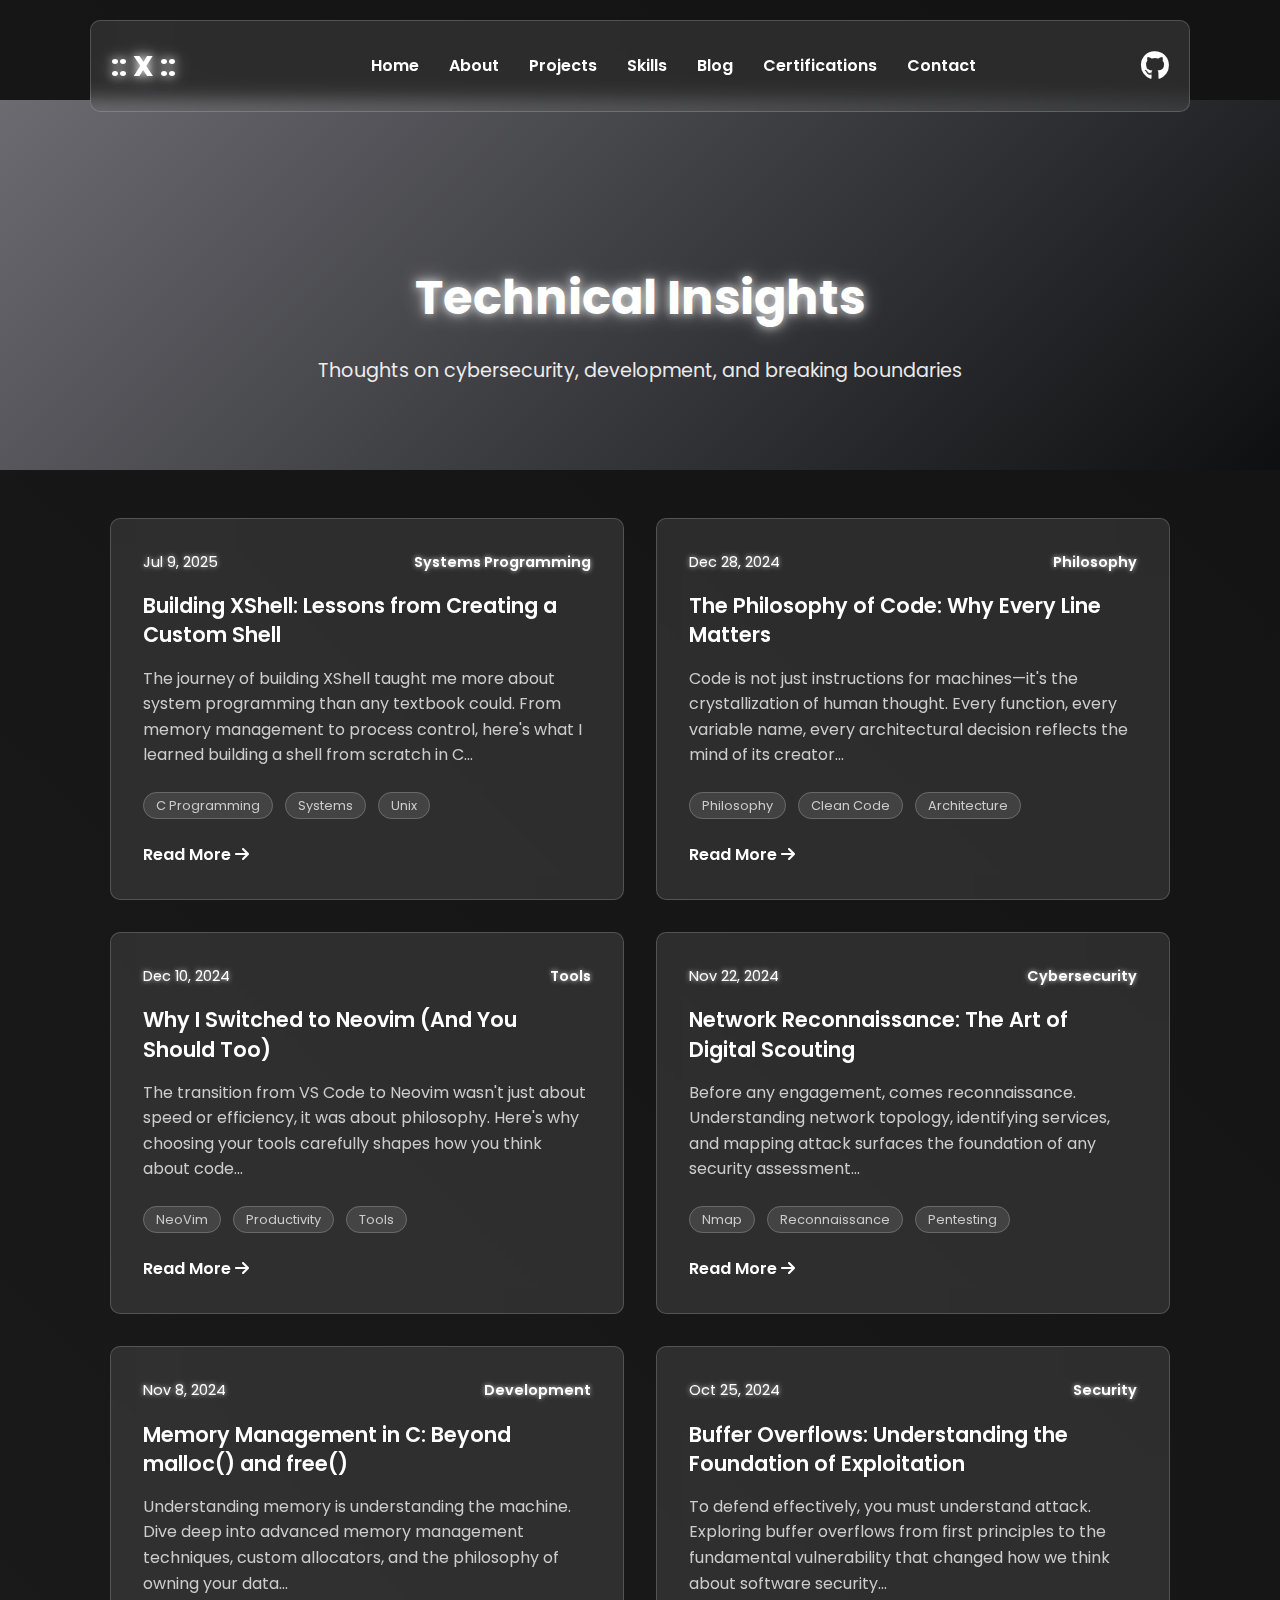
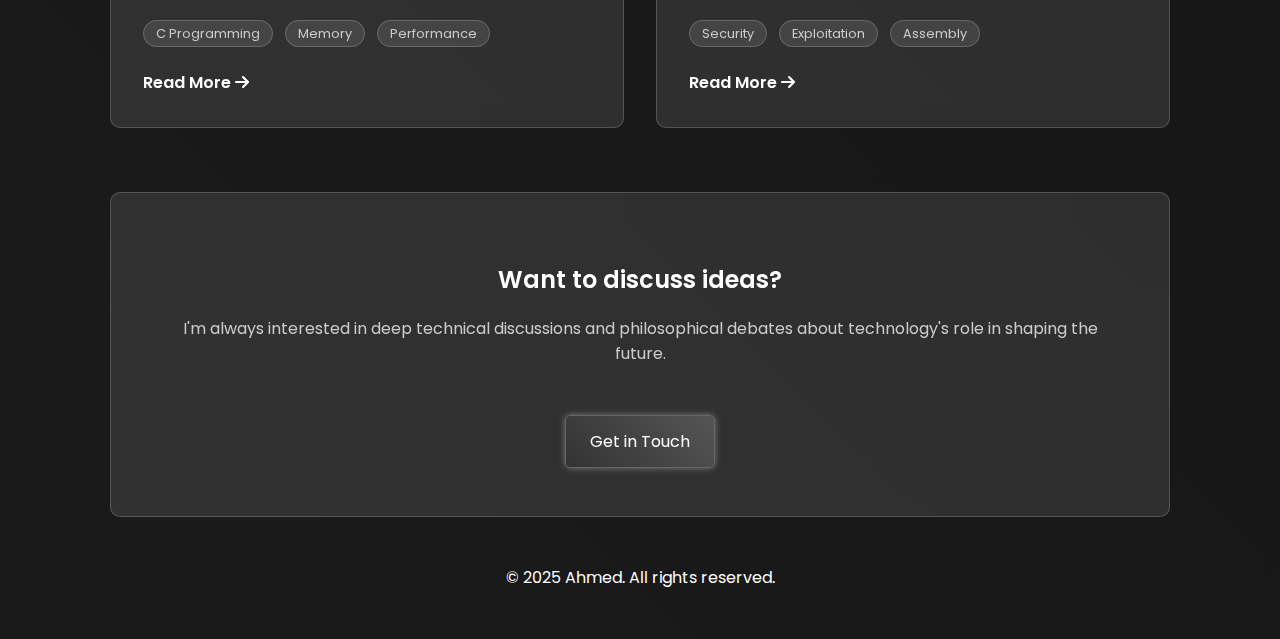
<file: blog.html>
<!DOCTYPE html>
<html lang="en">
<head>
    <meta charset="UTF-8">
    <meta name="viewport" content="width=device-width, initial-scale=1.0">
    <title>Blog - Ahmed Khaled</title>
    <meta name="description" content="Technical insights and thoughts from Ahmed Khaled on cybersecurity, development, and technology.">
    
    <link rel="icon" href="assets/images/favicon.png", sizes="16x16 32x32 48x48 64x64 128x128">
    <link rel="stylesheet" href="css/style.css">
    <link rel="stylesheet" href="https://cdnjs.cloudflare.com/ajax/libs/font-awesome/6.4.0/css/all.min.css">
    <link href="https://fonts.googleapis.com/css2?family=Poppins:wght@300;400;600;700&display=swap" rel="stylesheet">
</head>
<body>
    <header>
        <nav>
            <div class="logo">:: X ::</div>
            <input type="checkbox" id="nav-toggle" class="nav-toggle">
            <label for="nav-toggle" class="hamburger">
                <div class="line1"></div>
                <div class="line2"></div>
                <div class="line3"></div>
            </label>
            <ul class="nav-links">
                <li><a href="index.html">Home</a></li>
                <li><a href="index.html#about">About</a></li>
                <li><a href="index.html#projects">Projects</a></li>
                <li><a href="index.html#skills">Skills</a></li>
                <li><a href="blog.html">Blog</a></li>
                <li><a href="certifications.html">Certifications</a></li>
                <li><a href="index.html#contact">Contact</a></li>
                <li class="mobile-github-icon"><a href="https://github.com/theawakener0" target="_blank" rel="noopener noreferrer"><i class="fab fa-github"></i></a></li>
            </ul>
            <a href="https://github.com/theawakener0" target="_blank" rel="noopener noreferrer" class="desktop-github-icon"><i class="fab fa-github"></i></a>
        </nav>
    </header>

    <main>
        <section id="blog-hero">
            <div class="container">
                <h1>Technical Insights</h1>
                <p>Thoughts on cybersecurity, development, and breaking boundaries</p>
            </div>
        </section>

        <section id="blog-content">
            <div class="container">
                <div class="blog-grid">
                    <article class="blog-post">
                        <div class="blog-meta">
                            <span class="date">Jul 9, 2025</span>
                            <span class="category">Systems Programming</span>
                        </div>
                        <h2>Building XShell: Lessons from Creating a Custom Shell</h2>
                        <p>The journey of building XShell taught me more about system programming than any textbook could. From memory management to process control, here's what I learned building a shell from scratch in C...</p>
                        <div class="blog-tags">
                            <span class="tag">C Programming</span>
                            <span class="tag">Systems</span>
                            <span class="tag">Unix</span>
                        </div>
                        <a href="blog/building-xshell.html" class="read-more">Read More <i class="fas fa-arrow-right"></i></a>
                    </article>

                    <article class="blog-post">
                        <div class="blog-meta">
                            <span class="date">Dec 28, 2024</span>
                            <span class="category">Philosophy</span>
                        </div>
                        <h2>The Philosophy of Code: Why Every Line Matters</h2>
                        <p>Code is not just instructions for machines—it's the crystallization of human thought. Every function, every variable name, every architectural decision reflects the mind of its creator...</p>
                        <div class="blog-tags">
                            <span class="tag">Philosophy</span>
                            <span class="tag">Clean Code</span>
                            <span class="tag">Architecture</span>
                        </div>
                        <a href="blog/philosophy-of-code.html" class="read-more">Read More <i class="fas fa-arrow-right"></i></a>
                    </article>

                    <article class="blog-post">
                        <div class="blog-meta">
                            <span class="date">Dec 10, 2024</span>
                            <span class="category">Tools</span>
                        </div>
                        <h2>Why I Switched to Neovim (And You Should Too)</h2>
                        <p>The transition from VS Code to Neovim wasn't just about speed or efficiency, it was about philosophy. Here's why choosing your tools carefully shapes how you think about code...</p>
                        <div class="blog-tags">
                            <span class="tag">NeoVim</span>
                            <span class="tag">Productivity</span>
                            <span class="tag">Tools</span>
                        </div>
                        <a href="blog/neovim-philosophy.html" class="read-more">Read More <i class="fas fa-arrow-right"></i></a>
                    </article>

                    <article class="blog-post">
                        <div class="blog-meta">
                            <span class="date">Nov 22, 2024</span>
                            <span class="category">Cybersecurity</span>
                        </div>
                        <h2>Network Reconnaissance: The Art of Digital Scouting</h2>
                        <p>Before any engagement, comes reconnaissance. Understanding network topology, identifying services, and mapping attack surfaces the foundation of any security assessment...</p>
                        <div class="blog-tags">
                            <span class="tag">Nmap</span>
                            <span class="tag">Reconnaissance</span>
                            <span class="tag">Pentesting</span>
                        </div>
                        <a href="blog/network-reconnaissance.html" class="read-more">Read More <i class="fas fa-arrow-right"></i></a>
                    </article>

                    <article class="blog-post">
                        <div class="blog-meta">
                            <span class="date">Nov 8, 2024</span>
                            <span class="category">Development</span>
                        </div>
                        <h2>Memory Management in C: Beyond malloc() and free()</h2>
                        <p>Understanding memory is understanding the machine. Dive deep into advanced memory management techniques, custom allocators, and the philosophy of owning your data...</p>
                        <div class="blog-tags">
                            <span class="tag">C Programming</span>
                            <span class="tag">Memory</span>
                            <span class="tag">Performance</span>
                        </div>
                        <a href="blog/memory-management-c.html" class="read-more">Read More <i class="fas fa-arrow-right"></i></a>
                    </article>

                    <article class="blog-post">
                        <div class="blog-meta">
                            <span class="date">Oct 25, 2024</span>
                            <span class="category">Security</span>
                        </div>
                        <h2>Buffer Overflows: Understanding the Foundation of Exploitation</h2>
                        <p>To defend effectively, you must understand attack. Exploring buffer overflows from first principles to the fundamental vulnerability that changed how we think about software security...</p>
                        <div class="blog-tags">
                            <span class="tag">Security</span>
                            <span class="tag">Exploitation</span>
                            <span class="tag">Assembly</span>
                        </div>
                        <a href="blog/buffer-overflows.html" class="read-more">Read More <i class="fas fa-arrow-right"></i></a>
                    </article>
                </div>

                <div class="blog-cta">
                    <h2>Want to discuss ideas?</h2>
                    <p>I'm always interested in deep technical discussions and philosophical debates about technology's role in shaping the future.</p>
                    <a href="mailto:ahmedkhaledahmed009@gmail.com" class="btn">Get in Touch</a>
                </div>
            </div>
        </section>
    </main>

    <footer>
        <p>&copy; 2025 Ahmed. All rights reserved.</p>
    </footer>
</body>
</html>
</file>
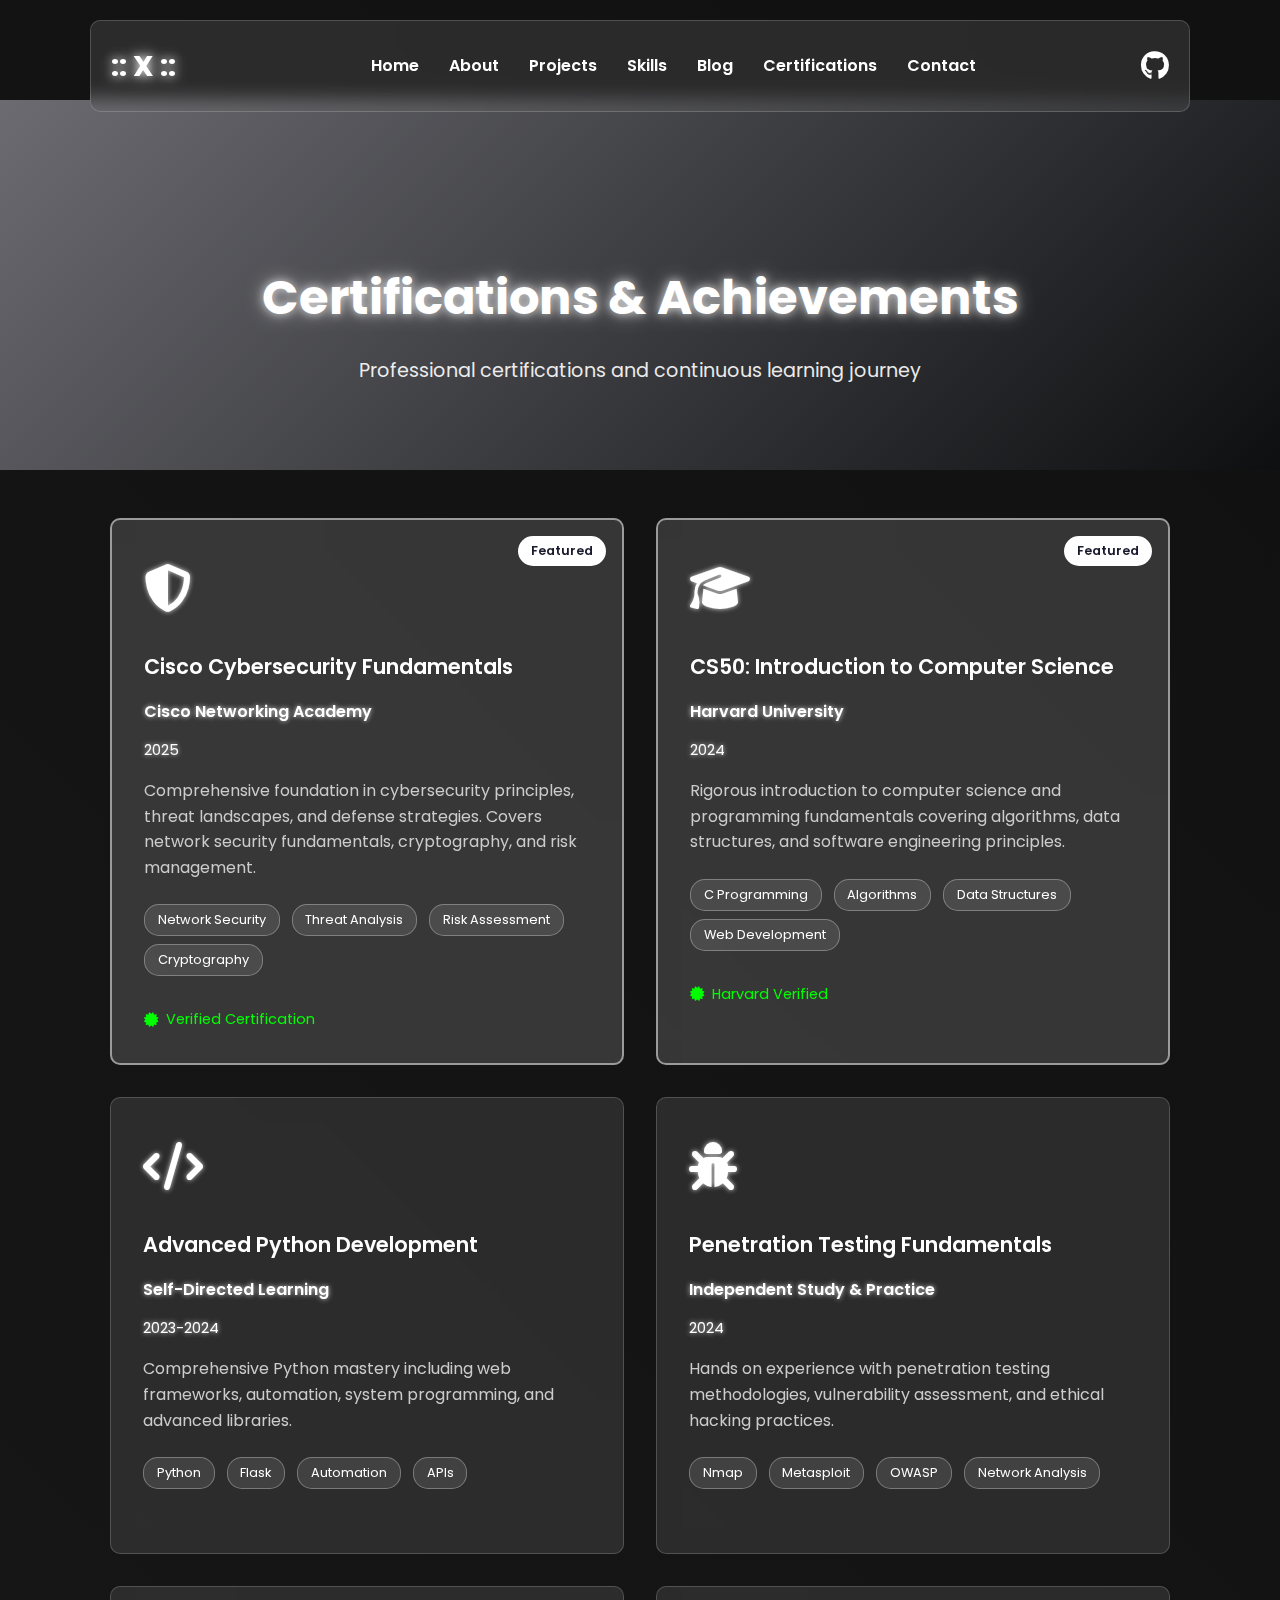
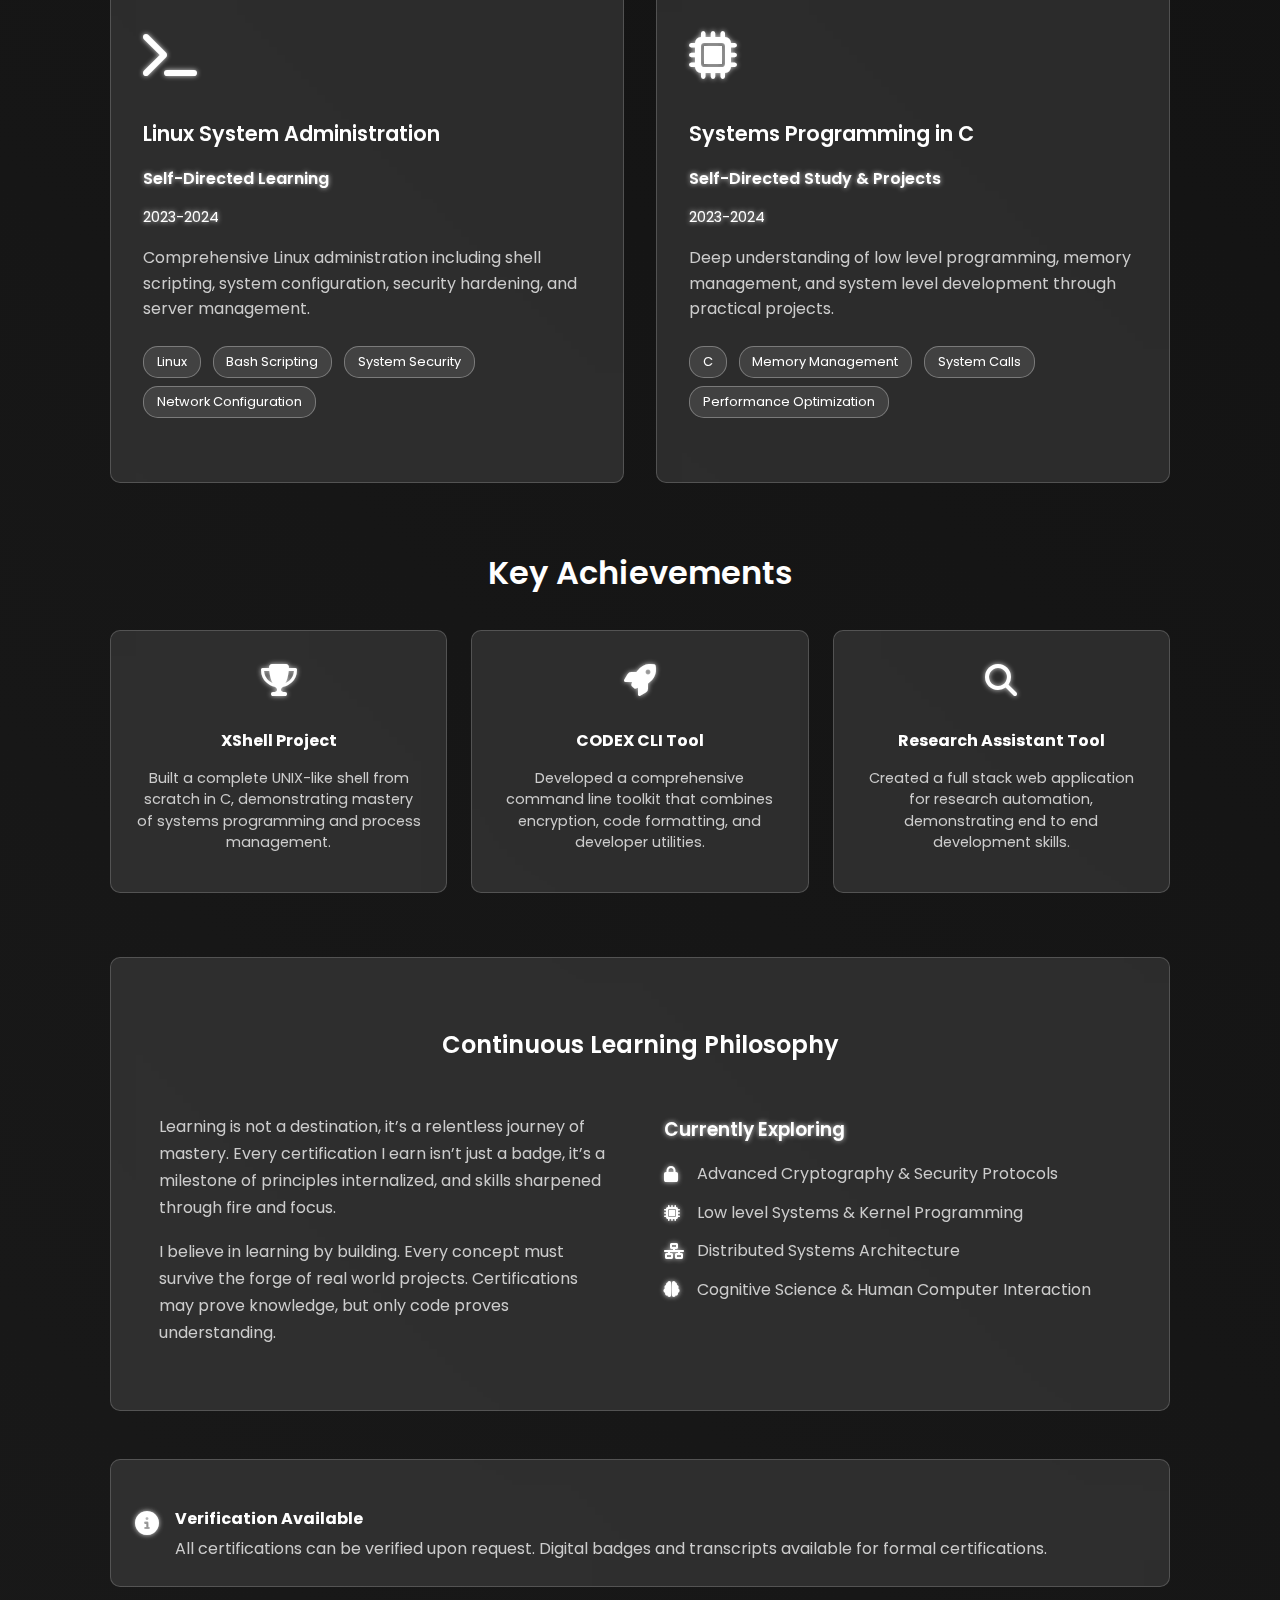
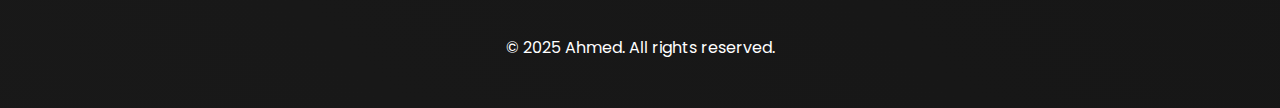
<file: certifications.html>
<!DOCTYPE html>
<html lang="en">
<head>
    <meta charset="UTF-8">
    <meta name="viewport" content="width=device-width, initial-scale=1.0">
    <title>Certifications - Ahmed Khaled</title>
    <meta name="description" content="Professional certifications and achievements of Ahmed Khaled in cybersecurity and development.">
    
    <link rel="icon" href="assets/images/favicon.png", sizes="16x16 32x32 48x48 64x64 128x128">
    <link rel="stylesheet" href="css/style.css">
    <link rel="stylesheet" href="https://cdnjs.cloudflare.com/ajax/libs/font-awesome/6.4.0/css/all.min.css">
    <link href="https://fonts.googleapis.com/css2?family=Poppins:wght@300;400;600;700&display=swap" rel="stylesheet">
</head>
<body>
    <header>
        <nav>
            <div class="logo">:: X ::</div>
            <input type="checkbox" id="nav-toggle" class="nav-toggle">
            <label for="nav-toggle" class="hamburger">
                <div class="line1"></div>
                <div class="line2"></div>
                <div class="line3"></div>
            </label>
            <ul class="nav-links">
                <li><a href="index.html">Home</a></li>
                <li><a href="index.html#about">About</a></li>
                <li><a href="index.html#projects">Projects</a></li>
                <li><a href="index.html#skills">Skills</a></li>
                <li><a href="blog.html">Blog</a></li>
                <li><a href="certifications.html">Certifications</a></li>
                <li><a href="index.html#contact">Contact</a></li>
                <li class="mobile-github-icon"><a href="https://github.com/theawakener0" target="_blank" rel="noopener noreferrer"><i class="fab fa-github"></i></a></li>
            </ul>
            <a href="https://github.com/theawakener0" target="_blank" rel="noopener noreferrer" class="desktop-github-icon"><i class="fab fa-github"></i></a>
        </nav>
    </header>

    <main>
        <section id="cert-hero">
            <div class="container">
                <h1>Certifications & Achievements</h1>
                <p>Professional certifications and continuous learning journey</p>
            </div>
        </section>

        <section id="certifications">
            <div class="container">
                <div class="cert-grid">
                    <div class="cert-card featured">
                        <div class="cert-icon">
                            <i class="fas fa-shield-alt"></i>
                        </div>
                        <div class="cert-badge">Featured</div>
                        <h3>Cisco Cybersecurity Fundamentals</h3>
                        <p class="cert-issuer">Cisco Networking Academy</p>
                        <p class="cert-date">2025</p>
                        <p class="cert-description">Comprehensive foundation in cybersecurity principles, threat landscapes, and defense strategies. Covers network security fundamentals, cryptography, and risk management.</p>
                        <div class="cert-skills">
                            <span>Network Security</span>
                            <span>Threat Analysis</span>
                            <span>Risk Assessment</span>
                            <span>Cryptography</span>
                        </div>
                        <div class="cert-verification">
                            <i class="fas fa-certificate"></i>
                            <span>Verified Certification</span>
                        </div>
                    </div>

                    <div class="cert-card featured">
                        <div class="cert-icon">
                            <i class="fas fa-graduation-cap"></i>
                        </div>
                        <div class="cert-badge">Featured</div>
                        <h3>CS50: Introduction to Computer Science</h3>
                        <p class="cert-issuer">Harvard University</p>
                        <p class="cert-date">2024</p>
                        <p class="cert-description">Rigorous introduction to computer science and programming fundamentals covering algorithms, data structures, and software engineering principles.</p>
                        <div class="cert-skills">
                            <span>C Programming</span>
                            <span>Algorithms</span>
                            <span>Data Structures</span>
                            <span>Web Development</span>
                        </div>
                        <div class="cert-verification">
                            <i class="fas fa-certificate"></i>
                            <span>Harvard Verified</span>
                        </div>
                    </div>

                    <div class="cert-card">
                        <div class="cert-icon">
                            <i class="fas fa-code"></i>
                        </div>
                        <h3>Advanced Python Development</h3>
                        <p class="cert-issuer">Self-Directed Learning</p>
                        <p class="cert-date">2023-2024</p>
                        <p class="cert-description">Comprehensive Python mastery including web frameworks, automation, system programming, and advanced libraries.</p>
                        <div class="cert-skills">
                            <span>Python</span>
                            <span>Flask</span>
                            <span>Automation</span>
                            <span>APIs</span>
                        </div>
                    </div>

                    <div class="cert-card">
                        <div class="cert-icon">
                            <i class="fas fa-bug"></i>
                        </div>
                        <h3>Penetration Testing Fundamentals</h3>
                        <p class="cert-issuer">Independent Study & Practice</p>
                        <p class="cert-date">2024</p>
                        <p class="cert-description">Hands on experience with penetration testing methodologies, vulnerability assessment, and ethical hacking practices.</p>
                        <div class="cert-skills">
                            <span>Nmap</span>
                            <span>Metasploit</span>
                            <span>OWASP</span>
                            <span>Network Analysis</span>
                        </div>
                    </div>

                    <div class="cert-card">
                        <div class="cert-icon">
                            <i class="fas fa-terminal"></i>
                        </div>
                        <h3>Linux System Administration</h3>
                        <p class="cert-issuer">Self-Directed Learning</p>
                        <p class="cert-date">2023-2024</p>
                        <p class="cert-description">Comprehensive Linux administration including shell scripting, system configuration, security hardening, and server management.</p>
                        <div class="cert-skills">
                            <span>Linux</span>
                            <span>Bash Scripting</span>
                            <span>System Security</span>
                            <span>Network Configuration</span>
                        </div>
                    </div>

                    <div class="cert-card">
                        <div class="cert-icon">
                            <i class="fas fa-microchip"></i>
                        </div>
                        <h3>Systems Programming in C</h3>
                        <p class="cert-issuer">Self-Directed Study & Projects</p>
                        <p class="cert-date">2023-2024</p>
                        <p class="cert-description">Deep understanding of low level programming, memory management, and system level development through practical projects.</p>
                        <div class="cert-skills">
                            <span>C</span>
                            <span>Memory Management</span>
                            <span>System Calls</span>
                            <span>Performance Optimization</span>
                        </div>
                    </div>
                </div>

                <div class="achievements-section">
                    <h2>Key Achievements</h2>
                    <div class="achievements-grid">
                        <div class="achievement-card">
                            <div class="achievement-icon">
                                <i class="fas fa-trophy"></i>
                            </div>
                            <h4>XShell Project</h4>
                            <p>Built a complete UNIX-like shell from scratch in C, demonstrating mastery of systems programming and process management.</p>
                        </div>
                        
                        <div class="achievement-card">
                            <div class="achievement-icon">
                                <i class="fas fa-rocket"></i>
                            </div>
                            <h4>CODEX CLI Tool</h4>
                            <p>Developed a comprehensive command line toolkit that combines encryption, code formatting, and developer utilities.</p>
                        </div>
                        
                        <div class="achievement-card">
                            <div class="achievement-icon">
                                <i class="fas fa-search"></i>
                            </div>
                            <h4>Research Assistant Tool</h4>
                            <p>Created a full stack web application for research automation, demonstrating end to end development skills.</p>
                        </div>
                    </div>
                </div>

                <div class="learning-journey">
                    <h2>Continuous Learning Philosophy</h2>
                    <div class="philosophy-content">
                        <div class="philosophy-text">
                            <p>Learning is not a destination, it’s a relentless journey of mastery. Every certification I earn isn’t just a badge, it’s a milestone of principles internalized, and skills sharpened through fire and focus.</p>

                            <p>I believe in learning by building. Every concept must survive the forge of real world projects. Certifications may prove knowledge, but only code proves understanding.</p>

                        </div>
                        
                        <div class="current-studies">
                            <h3>Currently Exploring</h3>
                            <ul>
                                <li><i class="fas fa-lock"></i> Advanced Cryptography & Security Protocols</li>
                                <li><i class="fas fa-microchip"></i> Low level Systems & Kernel Programming</li>
                                <li><i class="fas fa-network-wired"></i> Distributed Systems Architecture</li>
                                <li><i class="fas fa-brain"></i> Cognitive Science & Human Computer Interaction</li>
                            </ul>
                        </div>
                    </div>
                </div>

                <div class="verification-note">
                    <div class="verification-content">
                        <i class="fas fa-info-circle"></i>
                        <div>
                            <h4>Verification Available</h4>
                            <p>All certifications can be verified upon request. Digital badges and transcripts available for formal certifications.</p>
                        </div>
                    </div>
                </div>
            </div>
        </section>
    </main>

    <footer>
        <p>&copy; 2025 Ahmed. All rights reserved.</p>
    </footer>
</body>
</html>
</file>
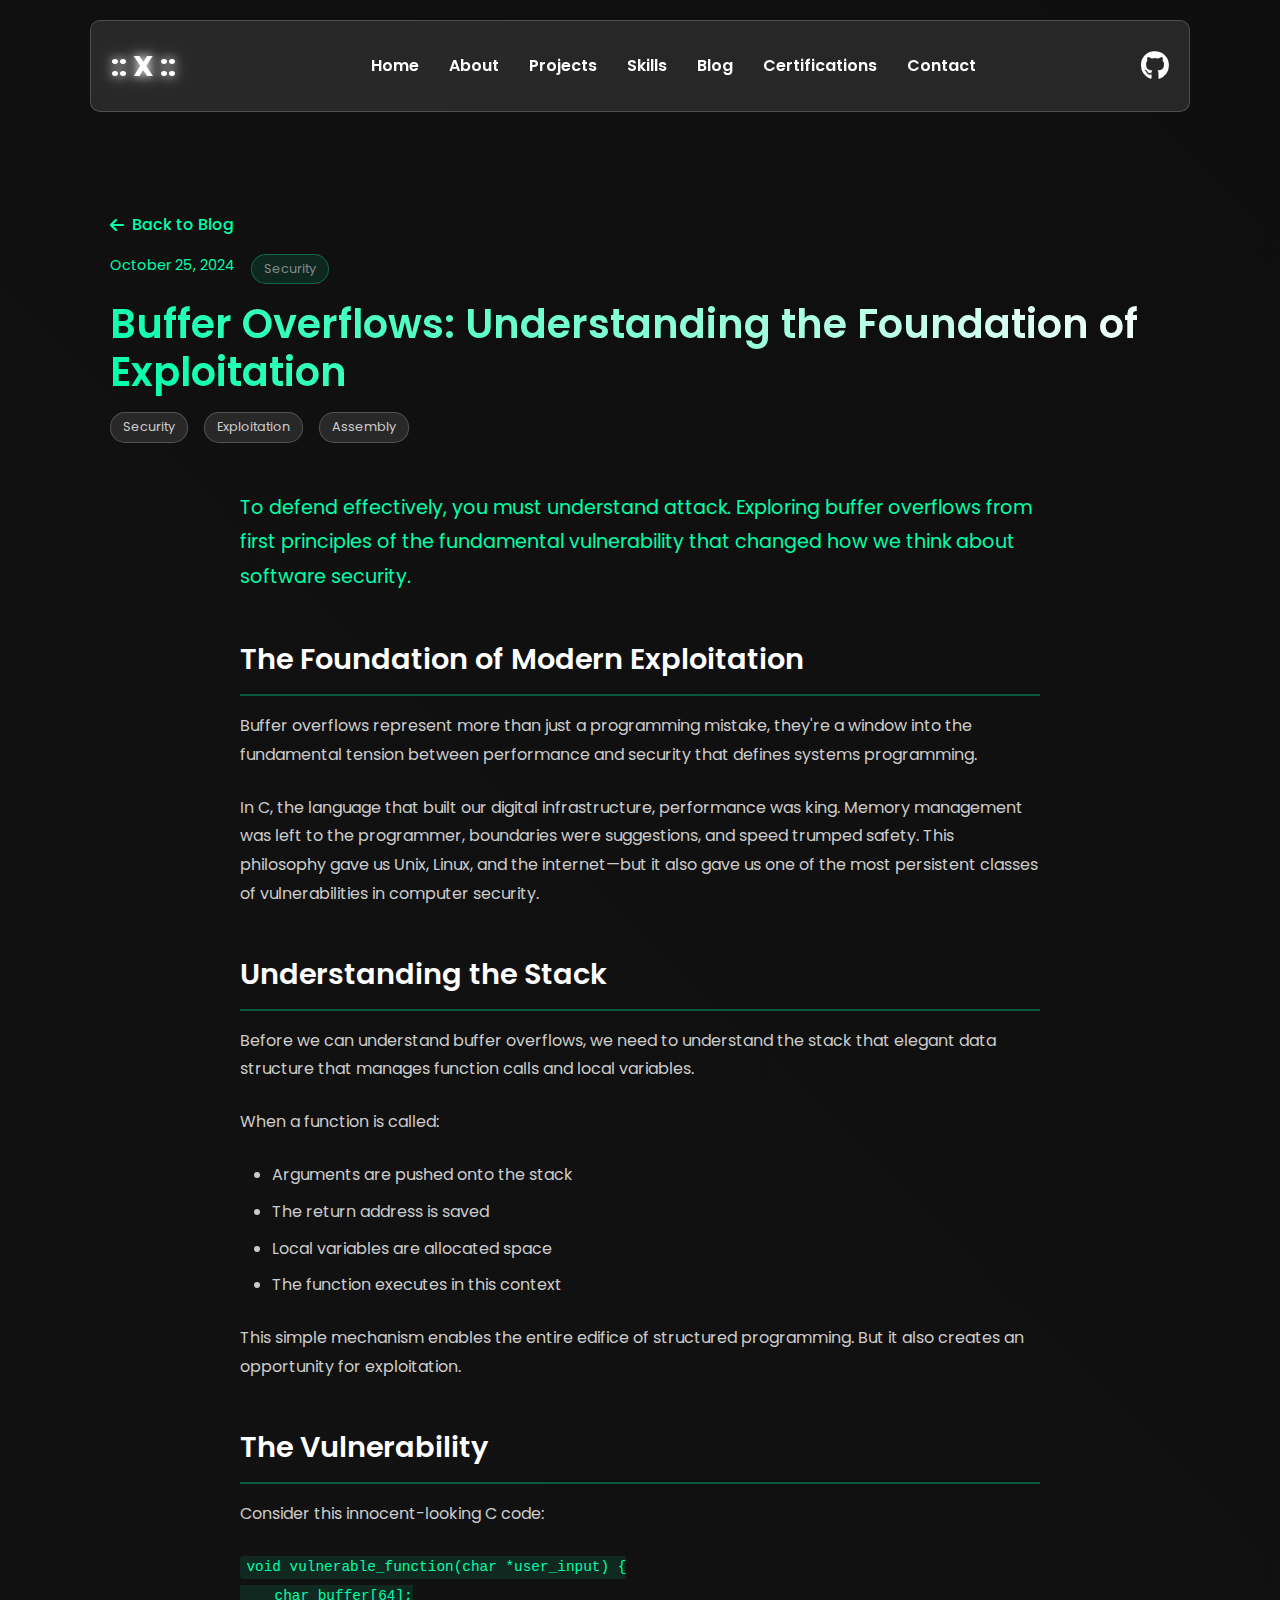
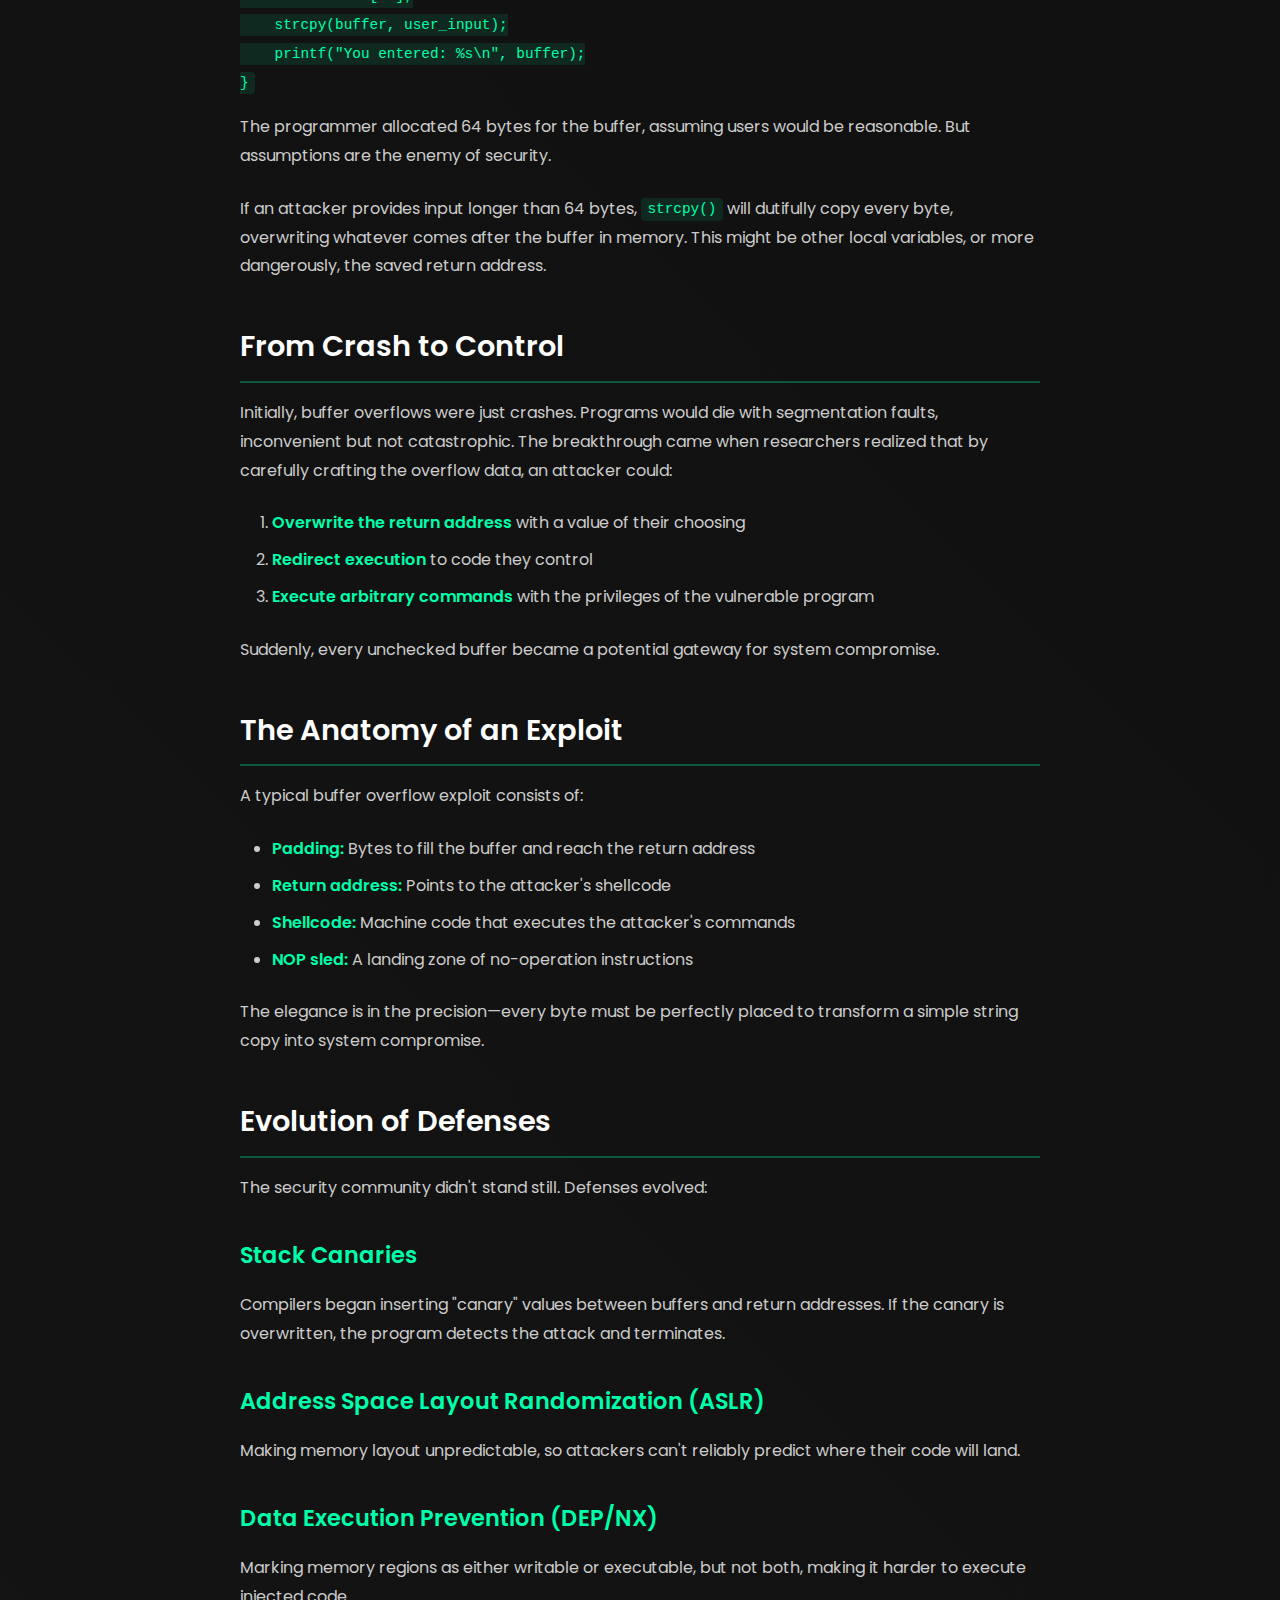
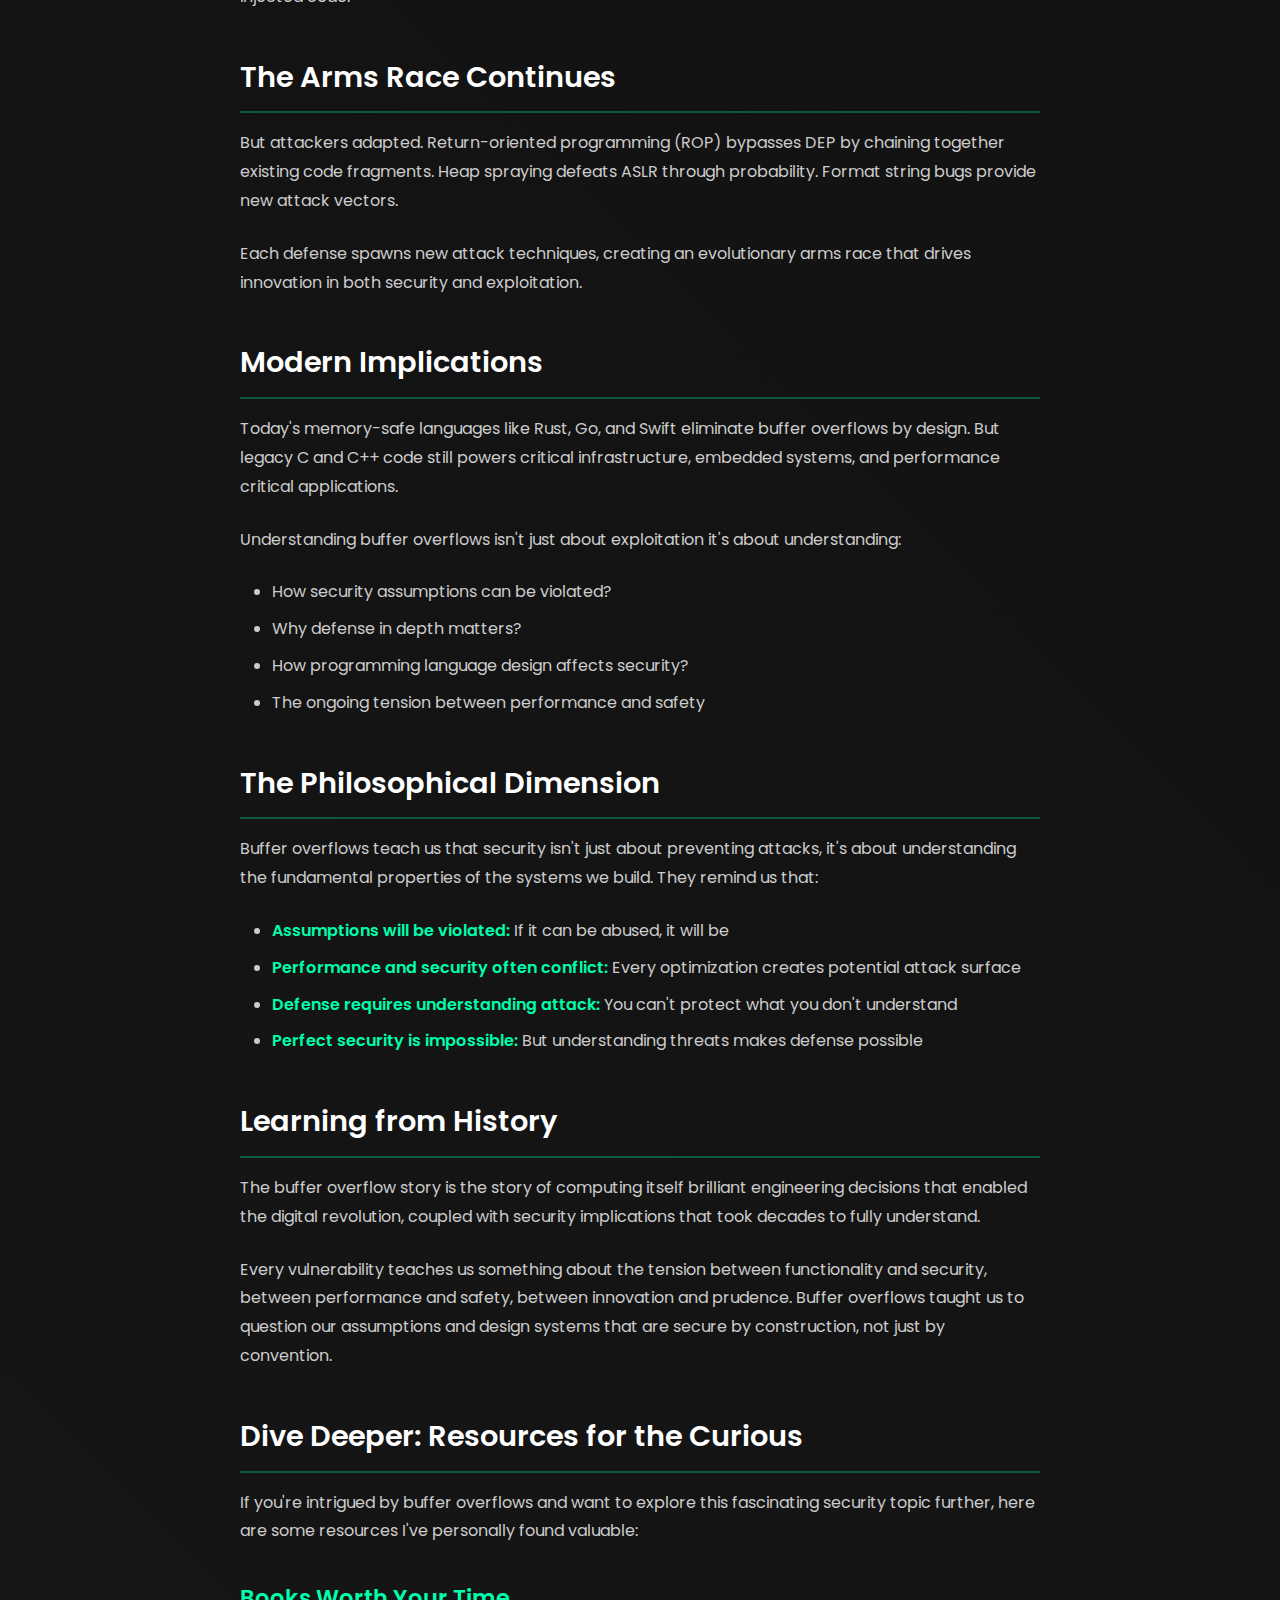
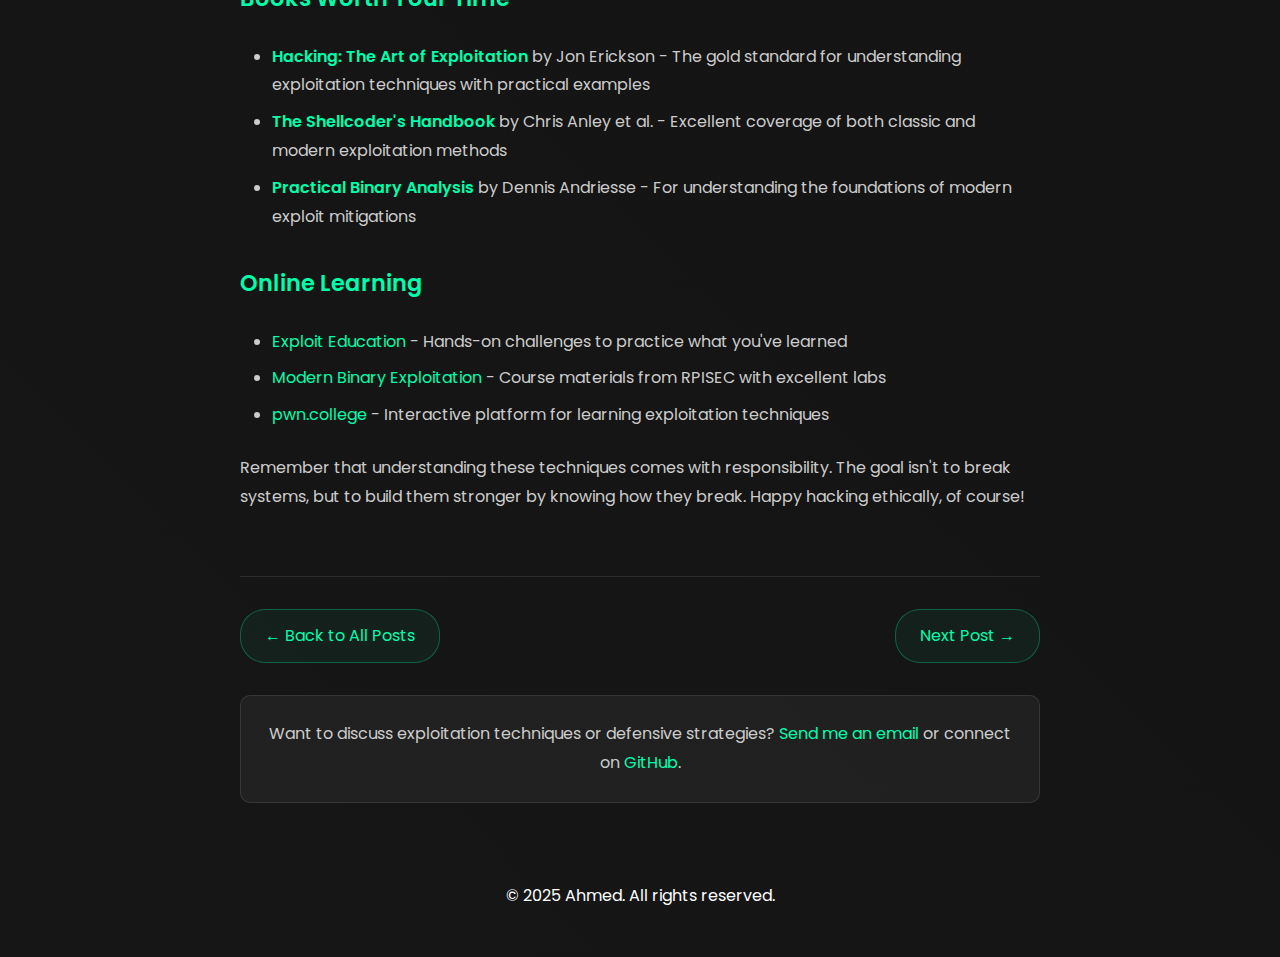
<file: blog/buffer-overflows.html>
<!DOCTYPE html>
<html lang="en">
<head>
    <meta charset="UTF-8">
    <meta name="viewport" content="width=device-width, initial-scale=1.0">
    <title>Buffer Overflows: Understanding the Foundation of Exploitation - Ahmed Khaled</title>
    <meta name="description" content="To defend effectively, you must understand attack. Exploring buffer overflows from first principles of the fundamental vulnerability that changed how we think about software security.">
    
    <link rel="icon" href="../assets/images/favicon.png", sizes="16x16 32x32 48x48 64x64 128x128">
    <link rel="stylesheet" href="../css/style.css">
    <link rel="stylesheet" href="https://cdnjs.cloudflare.com/ajax/libs/font-awesome/6.4.0/css/all.min.css">
    <link href="https://fonts.googleapis.com/css2?family=Poppins:wght@300;400;600;700&display=swap" rel="stylesheet">
</head>
<body>
    <header>
        <nav>
            <div class="logo">:: X ::</div>
            <input type="checkbox" id="nav-toggle" class="nav-toggle">
            <label for="nav-toggle" class="hamburger">
                <div></div>
                <div></div>
                <div></div>
            </label>
            <ul class="nav-links">
                <li><a href="../index.html">Home</a></li>
                <li><a href="../index.html#about">About</a></li>
                <li><a href="../index.html#projects">Projects</a></li>
                <li><a href="../index.html#skills">Skills</a></li>
                <li><a href="../blog.html">Blog</a></li>
                <li><a href="../certifications.html">Certifications</a></li>
                <li><a href="../index.html#contact">Contact</a></li>
                <li class="mobile-github-icon"><a href="https://github.com/theawakener0" target="_blank" rel="noopener noreferrer"><i class="fab fa-github"></i></a></li>
            </ul>
            <a href="https://github.com/theawakener0" target="_blank" rel="noopener noreferrer" class="desktop-github-icon"><i class="fab fa-github"></i></a>
        </nav>
    </header>

    <main>
        <article class="article-container">
            <div class="container">
                <div class="article-header">
                    <a href="../blog.html" class="back-link"><i class="fas fa-arrow-left"></i> Back to Blog</a>
                    <div class="article-meta">
                        <span class="article-date">October 25, 2024</span>
                        <span class="article-category">Security</span>
                    </div>
                    <h1>Buffer Overflows: Understanding the Foundation of Exploitation</h1>
                    <div class="article-tags">
                        <span class="tag">Security</span>
                        <span class="tag">Exploitation</span>
                        <span class="tag">Assembly</span>
                    </div>
                </div>

                <div class="article-content">
                    <p class="lead">To defend effectively, you must understand attack. Exploring buffer overflows from first principles of the fundamental vulnerability that changed how we think about software security.</p>

                    <h2>The Foundation of Modern Exploitation</h2>
                    <p>Buffer overflows represent more than just a programming mistake, they're a window into the fundamental tension between performance and security that defines systems programming.</p>
                    
                    <p>In C, the language that built our digital infrastructure, performance was king. Memory management was left to the programmer, boundaries were suggestions, and speed trumped safety. This philosophy gave us Unix, Linux, and the internet—but it also gave us one of the most persistent classes of vulnerabilities in computer security.</p>

                    <h2>Understanding the Stack</h2>
                    <p>Before we can understand buffer overflows, we need to understand the stack that elegant data structure that manages function calls and local variables.</p>
                    
                    <p>When a function is called:</p>
                    <ul>
                        <li>Arguments are pushed onto the stack</li>
                        <li>The return address is saved</li>
                        <li>Local variables are allocated space</li>
                        <li>The function executes in this context</li>
                    </ul>

                    <p>This simple mechanism enables the entire edifice of structured programming. But it also creates an opportunity for exploitation.</p>

                    <h2>The Vulnerability</h2>
                    <p>Consider this innocent-looking C code:</p>

                    <code>
                        void vulnerable_function(char *user_input) {<br>
                        &nbsp;&nbsp;&nbsp;&nbsp;char buffer[64];<br>
                        &nbsp;&nbsp;&nbsp;&nbsp;strcpy(buffer, user_input);<br>
                        &nbsp;&nbsp;&nbsp;&nbsp;printf("You entered: %s\n", buffer);<br>
                        }
                    </code>

                    <p>The programmer allocated 64 bytes for the buffer, assuming users would be reasonable. But assumptions are the enemy of security.</p>

                    <p>If an attacker provides input longer than 64 bytes, <code>strcpy()</code> will dutifully copy every byte, overwriting whatever comes after the buffer in memory. This might be other local variables, or more dangerously, the saved return address.</p>

                    <h2>From Crash to Control</h2>
                    <p>Initially, buffer overflows were just crashes. Programs would die with segmentation faults, inconvenient but not catastrophic. The breakthrough came when researchers realized that by carefully crafting the overflow data, an attacker could:</p>

                    <ol>
                        <li><strong>Overwrite the return address</strong> with a value of their choosing</li>
                        <li><strong>Redirect execution</strong> to code they control</li>
                        <li><strong>Execute arbitrary commands</strong> with the privileges of the vulnerable program</li>
                    </ol>

                    <p>Suddenly, every unchecked buffer became a potential gateway for system compromise.</p>

                    <h2>The Anatomy of an Exploit</h2>
                    <p>A typical buffer overflow exploit consists of:</p>

                    <ul>
                        <li><strong>Padding:</strong> Bytes to fill the buffer and reach the return address</li>
                        <li><strong>Return address:</strong> Points to the attacker's shellcode</li>
                        <li><strong>Shellcode:</strong> Machine code that executes the attacker's commands</li>
                        <li><strong>NOP sled:</strong> A landing zone of no-operation instructions</li>
                    </ul>

                    <p>The elegance is in the precision—every byte must be perfectly placed to transform a simple string copy into system compromise.</p>

                    <h2>Evolution of Defenses</h2>
                    <p>The security community didn't stand still. Defenses evolved:</p>

                    <h3>Stack Canaries</h3>
                    <p>Compilers began inserting "canary" values between buffers and return addresses. If the canary is overwritten, the program detects the attack and terminates.</p>

                    <h3>Address Space Layout Randomization (ASLR)</h3>
                    <p>Making memory layout unpredictable, so attackers can't reliably predict where their code will land.</p>

                    <h3>Data Execution Prevention (DEP/NX)</h3>
                    <p>Marking memory regions as either writable or executable, but not both, making it harder to execute injected code.</p>

                    <h2>The Arms Race Continues</h2>
                    <p>But attackers adapted. Return-oriented programming (ROP) bypasses DEP by chaining together existing code fragments. Heap spraying defeats ASLR through probability. Format string bugs provide new attack vectors.</p>

                    <p>Each defense spawns new attack techniques, creating an evolutionary arms race that drives innovation in both security and exploitation.</p>

                    <h2>Modern Implications</h2>
                    <p>Today's memory-safe languages like Rust, Go, and Swift eliminate buffer overflows by design. But legacy C and C++ code still powers critical infrastructure, embedded systems, and performance critical applications.</p>

                    <p>Understanding buffer overflows isn't just about exploitation it's about understanding:</p>
                    <ul>
                        <li>How security assumptions can be violated?</li>
                        <li>Why defense in depth matters?</li>
                        <li>How programming language design affects security?</li>
                        <li>The ongoing tension between performance and safety</li>
                    </ul>

                    <h2>The Philosophical Dimension</h2>
                    <p>Buffer overflows teach us that security isn't just about preventing attacks, it's about understanding the fundamental properties of the systems we build. They remind us that:</p>

                    <ul>
                        <li><strong>Assumptions will be violated:</strong> If it can be abused, it will be</li>
                        <li><strong>Performance and security often conflict:</strong> Every optimization creates potential attack surface</li>
                        <li><strong>Defense requires understanding attack:</strong> You can't protect what you don't understand</li>
                        <li><strong>Perfect security is impossible:</strong> But understanding threats makes defense possible</li>
                    </ul>

                    <h2>Learning from History</h2>
                    <p>The buffer overflow story is the story of computing itself brilliant engineering decisions that enabled the digital revolution, coupled with security implications that took decades to fully understand.</p>

                    <p>Every vulnerability teaches us something about the tension between functionality and security, between performance and safety, between innovation and prudence. Buffer overflows taught us to question our assumptions and design systems that are secure by construction, not just by convention.</p>

                    <h2>Dive Deeper: Resources for the Curious</h2>
                    <p>If you're intrigued by buffer overflows and want to explore this fascinating security topic further, here are some resources I've personally found valuable:</p>

                    <h3>Books Worth Your Time</h3>
                    <ul>
                        <li><strong><a href="https://nostarch.com/hacking2.htm" style="color:#00ffaa; text-decoration:none;">Hacking: The Art of Exploitation</a></strong> by Jon Erickson - The gold standard for understanding exploitation techniques with practical examples</li>
                        <li><strong><a href="https://www.amazon.com/Shellcoders-Handbook-Discovering-Exploiting-Security/dp/047008023X" style="color:#00ffaa; text-decoration:none;">The Shellcoder's Handbook</a></strong> by Chris Anley et al. - Excellent coverage of both classic and modern exploitation methods</li>
                        <li><strong><a href="https://www.amazon.com/Practical-Binary-Analysis-Instrumentation-Disassembly/dp/1593279124" style="color:#00ffaa; text-decoration:none;">Practical Binary Analysis</a></strong> by Dennis Andriesse - For understanding the foundations of modern exploit mitigations</li>
                    </ul>

                    <h3>Online Learning</h3>
                    <ul>
                        <li><a href="https://exploit.education/" style="color:#00ffaa; text-decoration:none;">Exploit Education</a> - Hands-on challenges to practice what you've learned</li>
                        <li><a href="https://github.com/RPISEC/MBE" style="color:#00ffaa; text-decoration:none;">Modern Binary Exploitation</a> - Course materials from RPISEC with excellent labs</li>
                        <li><a href="https://pwn.college/" style="color:#00ffaa; text-decoration:none;">pwn.college</a> - Interactive platform for learning exploitation techniques</li>
                    </ul>

                    <p>Remember that understanding these techniques comes with responsibility. The goal isn't to break systems, but to build them stronger by knowing how they break. Happy hacking ethically, of course!</p>


                    <div class="article-footer">
                        <div class="article-nav">
                            <a href="../blog.html" class="nav-link">← Back to All Posts</a>
                            <a href="memory-management-c.html" class="nav-link">Next Post →</a>
                        </div>
                        
                        <div class="article-share">
                            <p>Want to discuss exploitation techniques or defensive strategies? <a href="mailto:ahmedkhaledahmed009@gmail.com">Send me an email</a> or connect on <a href="https://github.com/theawakener0" target="_blank">GitHub</a>.</p>
                        </div>
                    </div>
                </div>
            </div>
        </article>
    </main>

    <footer>
        <p>&copy; 2025 Ahmed. All rights reserved.</p>
    </footer>
</body>
</html>
</file>
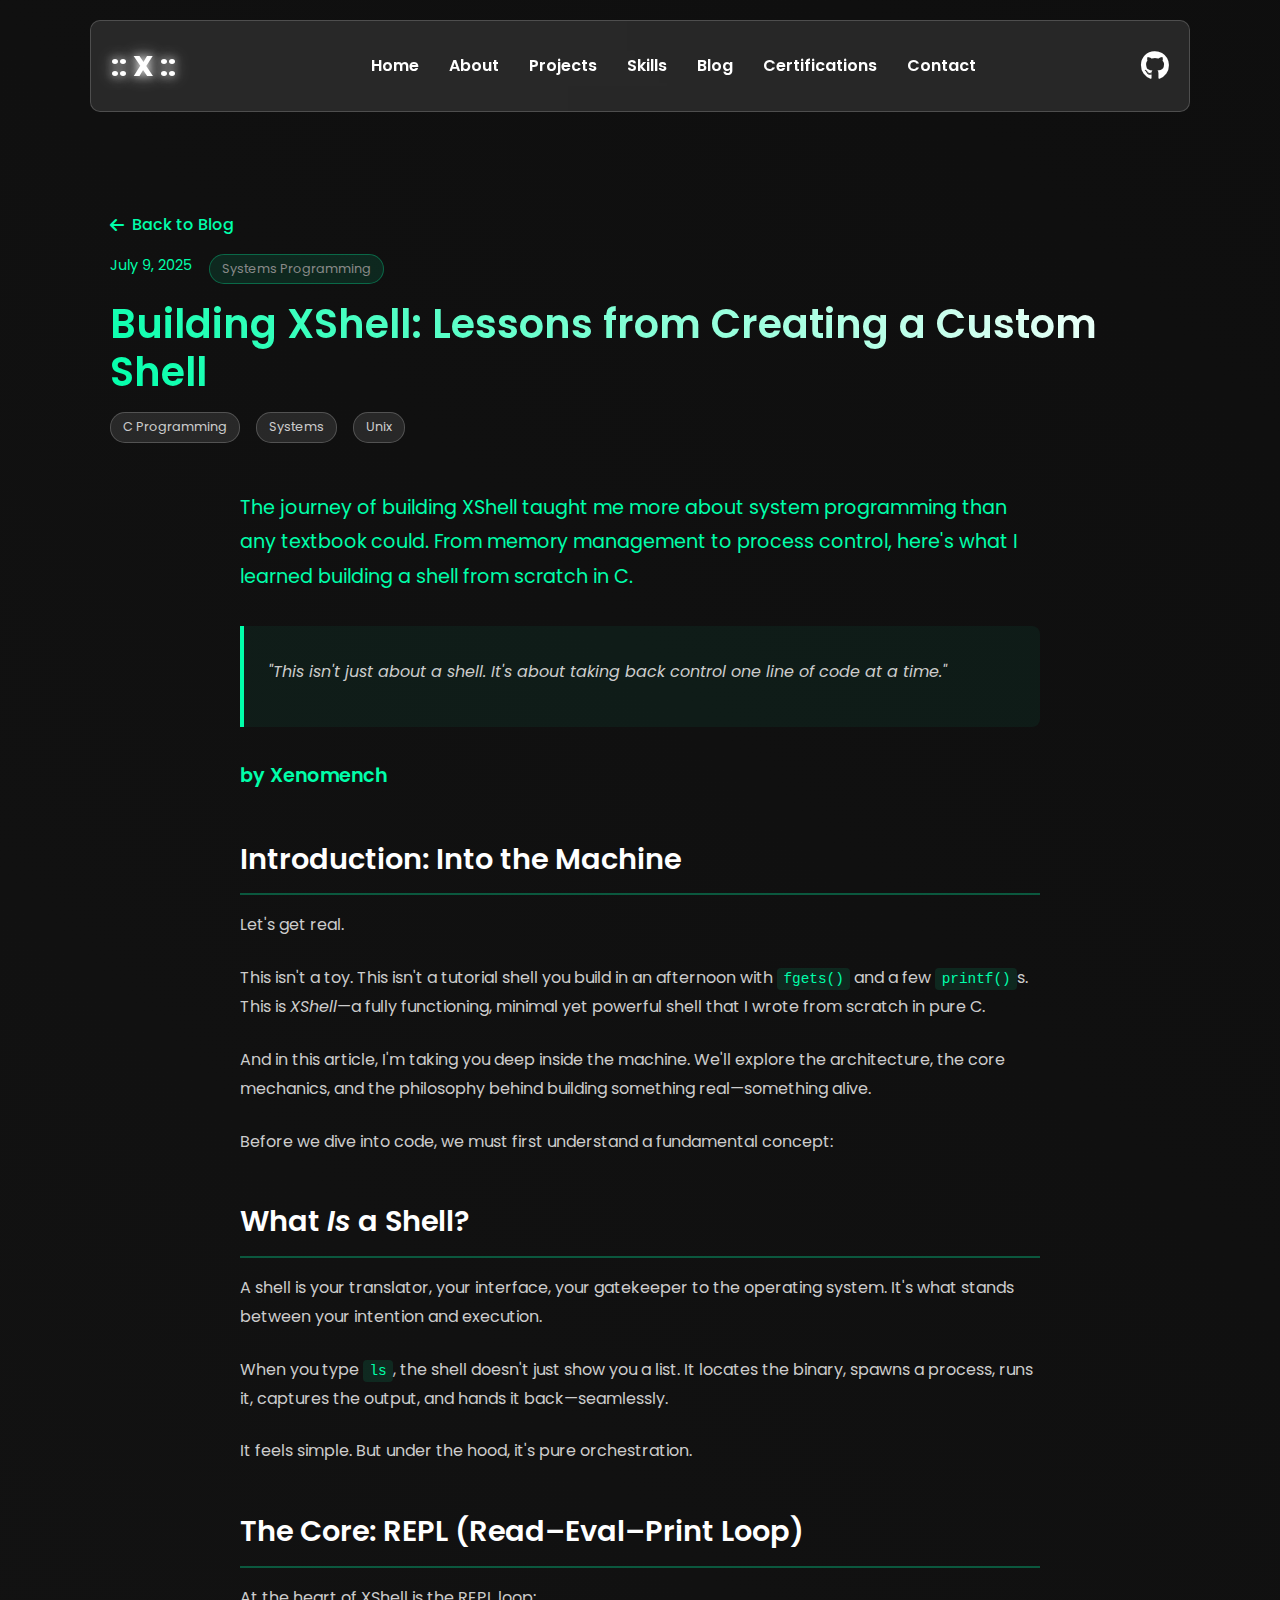
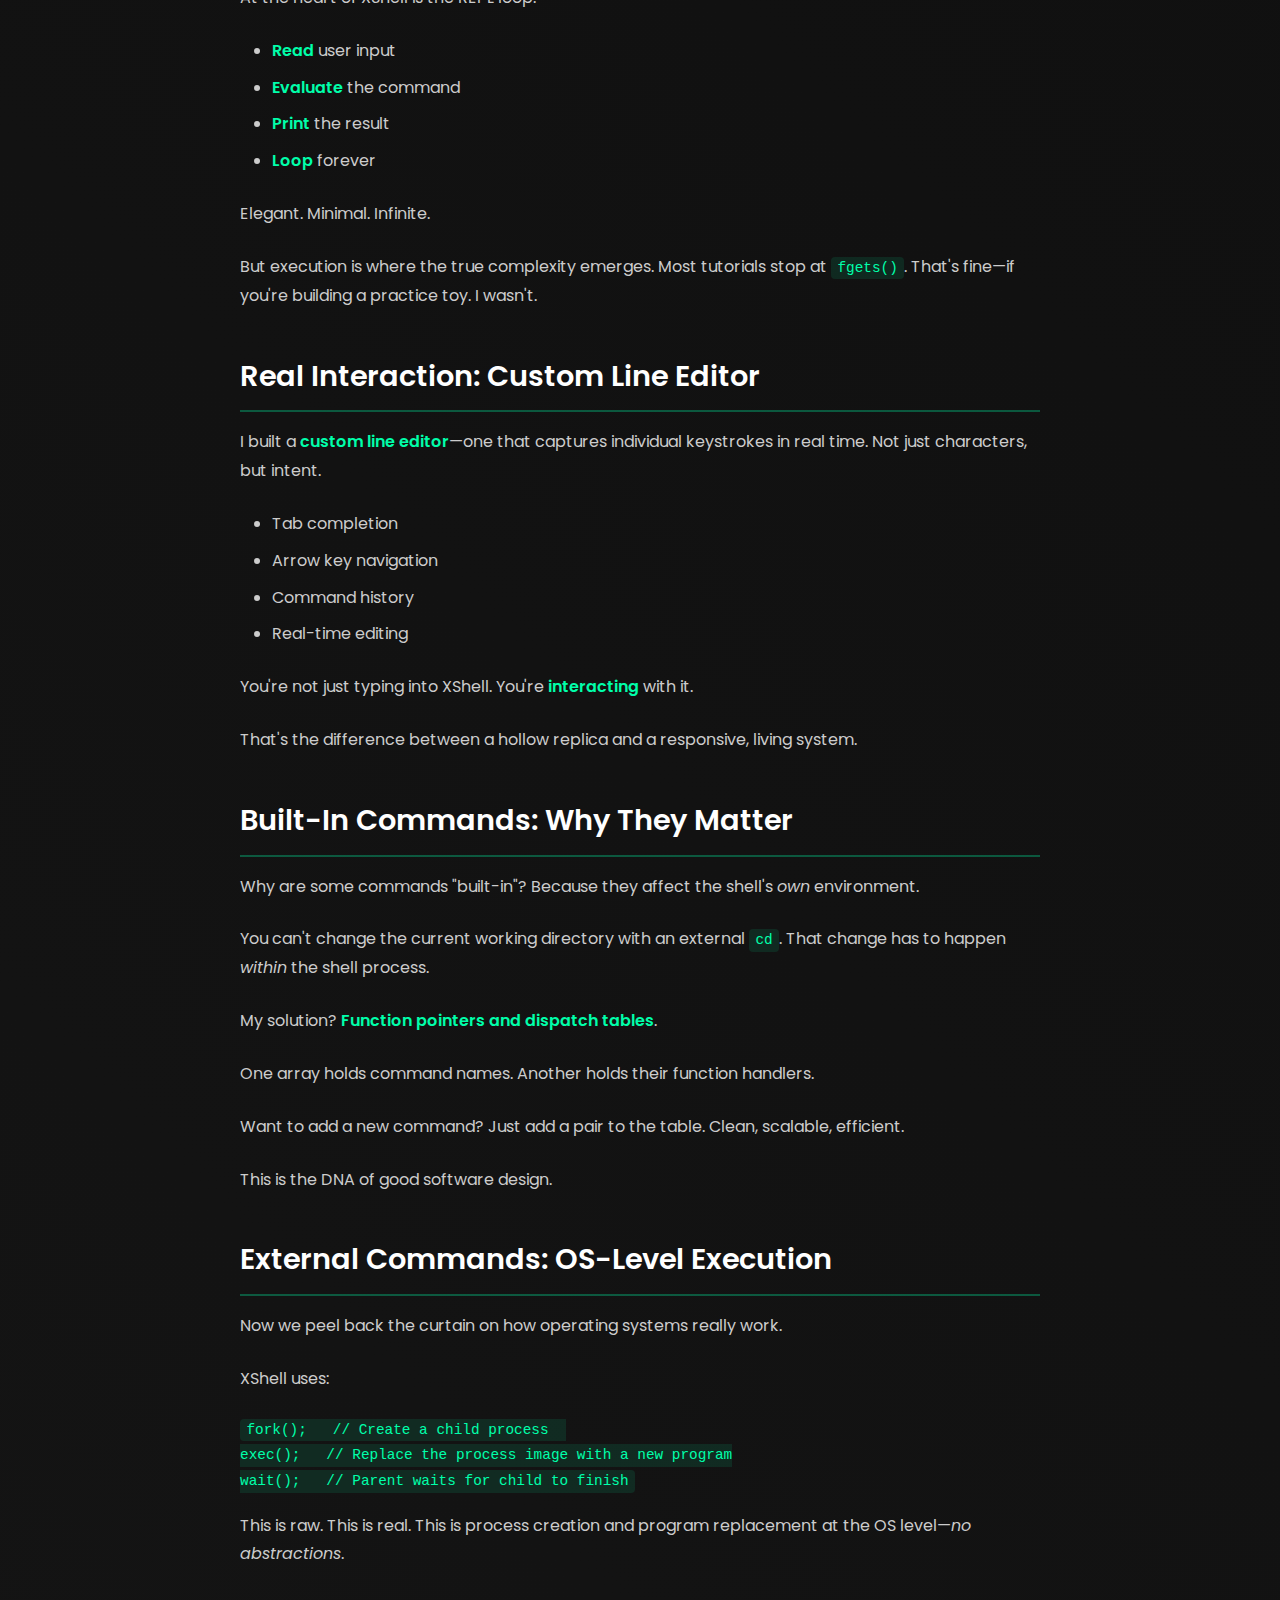
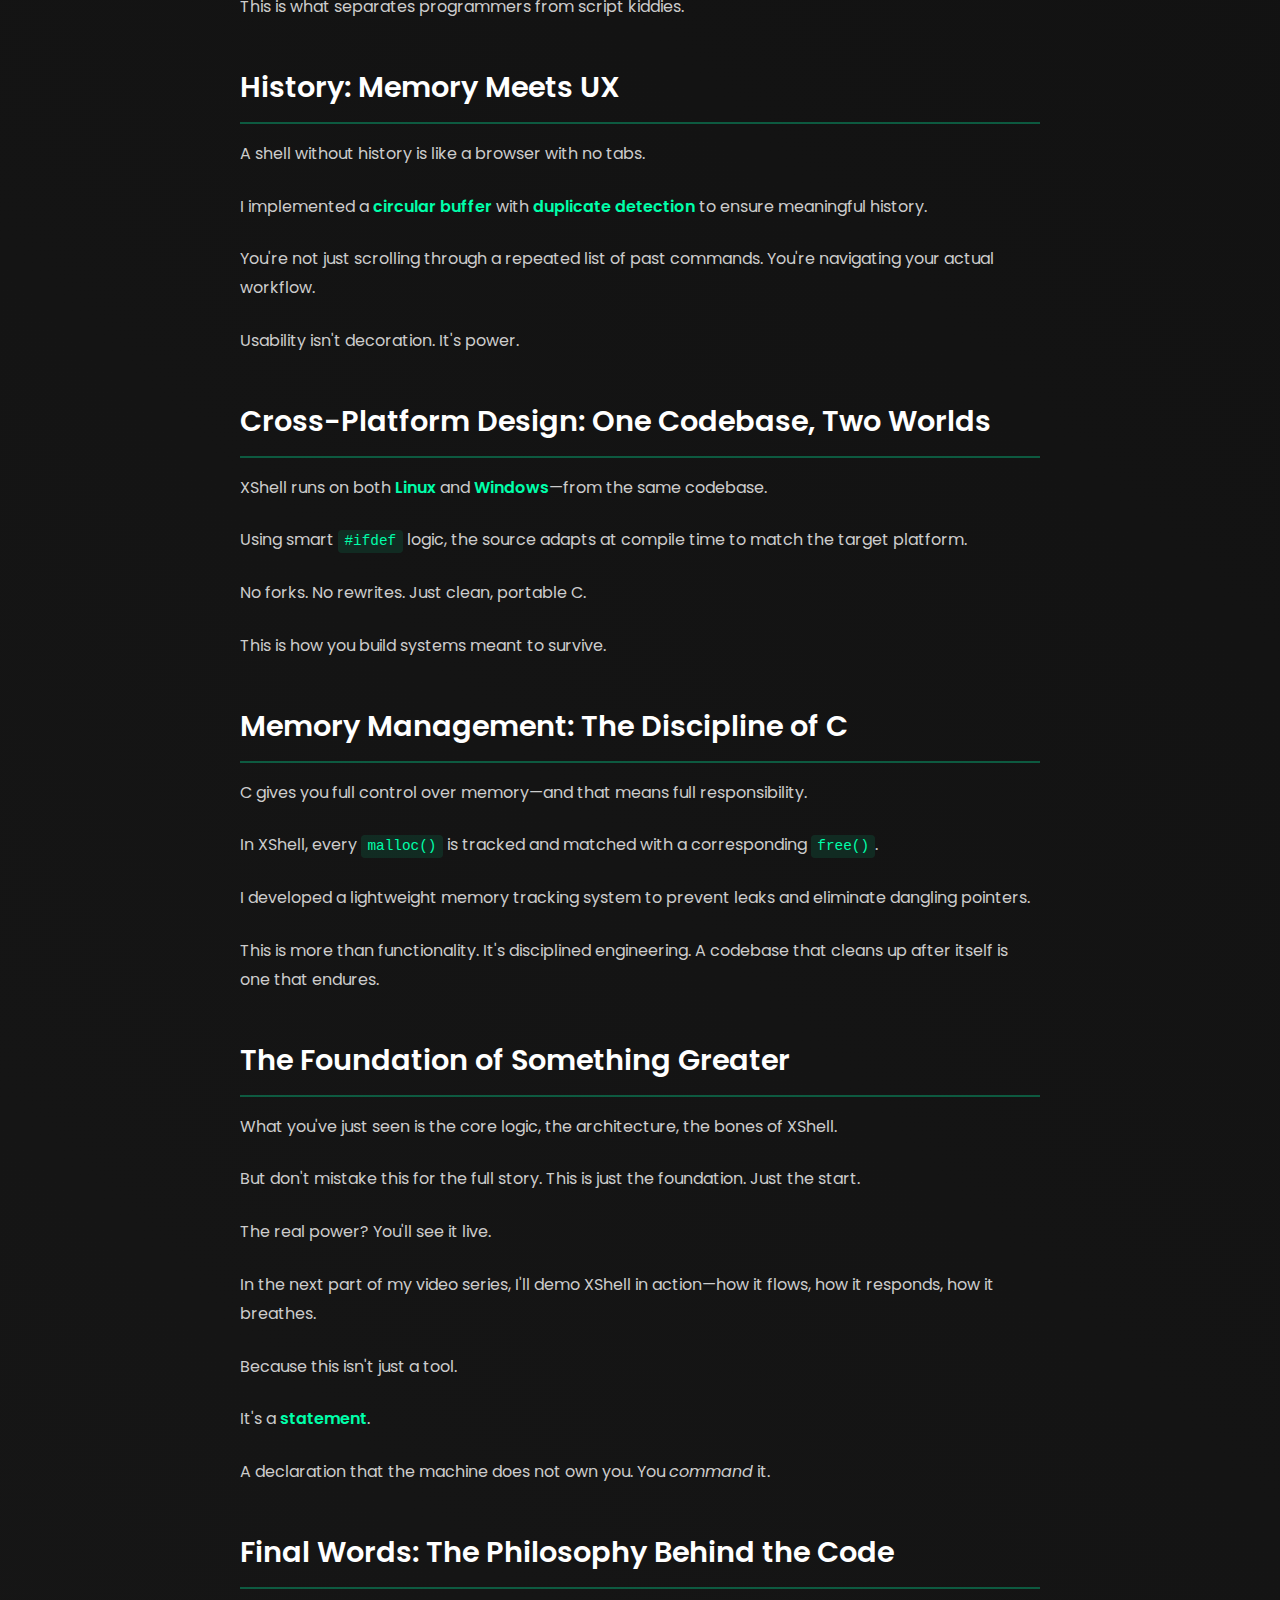
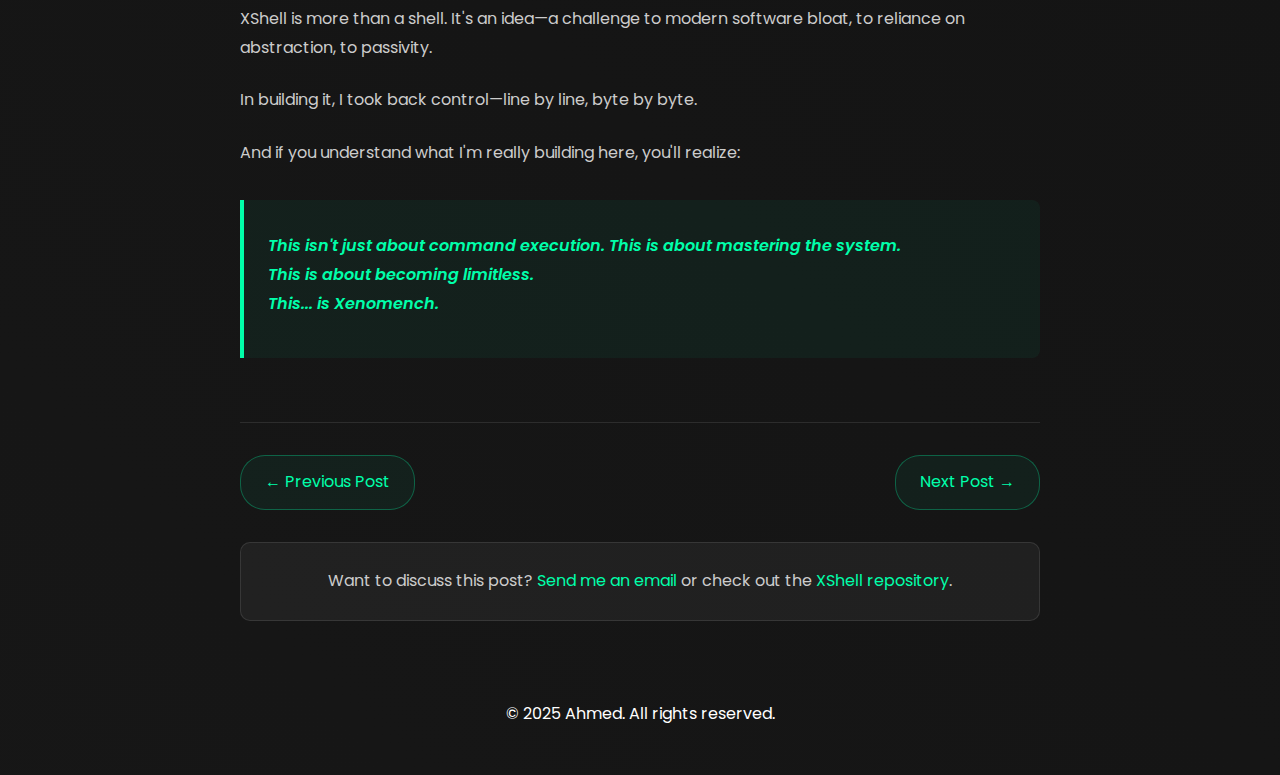
<file: blog/building-xshell.html>
<!DOCTYPE html>
<html lang="en">
<head>
    <meta charset="UTF-8">
    <meta name="viewport" content="width=device-width, initial-scale=1.0">
    <title>Building XShell: Lessons from Creating a Custom Shell - Ahmed Khaled</title>
    <meta name="description" content="The journey of building XShell taught me more about system programming than any textbook could. From memory management to process control.">
    
    <link rel="icon" href="../assets/images/favicon.png", sizes="16x16 32x32 48x48 64x64 128x128">
    <link rel="stylesheet" href="../css/style.css">
    <link rel="stylesheet" href="https://cdnjs.cloudflare.com/ajax/libs/font-awesome/6.4.0/css/all.min.css">
    <link href="https://fonts.googleapis.com/css2?family=Poppins:wght@300;400;600;700&display=swap" rel="stylesheet">
</head>
<body>
    <header>
        <nav>
            <div class="logo">:: X ::</div>
            <input type="checkbox" id="nav-toggle" class="nav-toggle">
            <label for="nav-toggle" class="hamburger">
                <div class="line1"></div>
                <div class="line2"></div>
                <div class="line3"></div>
            </label>
            <ul class="nav-links">
                <li><a href="../index.html">Home</a></li>
                <li><a href="../index.html#about">About</a></li>
                <li><a href="../index.html#projects">Projects</a></li>
                <li><a href="../index.html#skills">Skills</a></li>
                <li><a href="../blog.html">Blog</a></li>
                <li><a href="../certifications.html">Certifications</a></li>
                <li><a href="../index.html#contact">Contact</a></li>
                <li class="mobile-github-icon"><a href="https://github.com/theawakener0" target="_blank" rel="noopener noreferrer"><i class="fab fa-github"></i></a></li>
            </ul>
            <a href="https://github.com/theawakener0" target="_blank" rel="noopener noreferrer" class="desktop-github-icon"><i class="fab fa-github"></i></a>
        </nav>
    </header>

    <main>
        <article class="article-container">
            <div class="container">
                <div class="article-header">
                    <a href="../blog.html" class="back-link"><i class="fas fa-arrow-left"></i> Back to Blog</a>
                    <div class="article-meta">
                        <span class="article-date">July 9, 2025</span>
                        <span class="article-category">Systems Programming</span>
                    </div>
                    <h1>Building XShell: Lessons from Creating a Custom Shell</h1>
                    <div class="article-tags">
                        <span class="tag">C Programming</span>
                        <span class="tag">Systems</span>
                        <span class="tag">Unix</span>
                    </div>
                </div>

                <div class="article-content">

                    <p class="lead">The journey of building XShell taught me more about system programming than any textbook could. From memory management to process control, here's what I learned building a shell from scratch in C.</p>
                    
                    <blockquote>
                        <p><em>"This isn't just about a shell. It's about taking back control one line of code at a time."</em></p>
                    </blockquote>

                    <p class="lead"><strong>by Xenomench</strong></p>

                    <h2>Introduction: Into the Machine</h2>
                    <p>Let's get real.</p>
                    
                    <p>This isn't a toy. This isn't a tutorial shell you build in an afternoon with <code>fgets()</code> and a few <code>printf()</code>s. This is <em>XShell</em>—a fully functioning, minimal yet powerful shell that I wrote from scratch in pure C.</p>

                    <p>And in this article, I'm taking you deep inside the machine. We'll explore the architecture, the core mechanics, and the philosophy behind building something real—something alive.</p>

                    <p>Before we dive into code, we must first understand a fundamental concept:</p>

                    <h2>What <em>Is</em> a Shell?</h2>
                    <p>A shell is your translator, your interface, your gatekeeper to the operating system. It's what stands between your intention and execution.</p>

                    <p>When you type <code>ls</code>, the shell doesn't just show you a list. It locates the binary, spawns a process, runs it, captures the output, and hands it back—seamlessly.</p>

                    <p>It feels simple. But under the hood, it's pure orchestration.</p>

                    <h2>The Core: REPL (Read–Eval–Print Loop)</h2>
                    <p>At the heart of XShell is the REPL loop:</p>
                    
                    <ul>
                        <li><strong>Read</strong> user input</li>
                        <li><strong>Evaluate</strong> the command</li>
                        <li><strong>Print</strong> the result</li>
                        <li><strong>Loop</strong> forever</li>
                    </ul>

                    <p>Elegant. Minimal. Infinite.</p>

                    <p>But execution is where the true complexity emerges. Most tutorials stop at <code>fgets()</code>. That's fine—if you're building a practice toy. I wasn't.</p>

                    <h2>Real Interaction: Custom Line Editor</h2>
                    <p>I built a <strong>custom line editor</strong>—one that captures individual keystrokes in real time. Not just characters, but intent.</p>

                    <ul>
                        <li>Tab completion</li>
                        <li>Arrow key navigation</li>
                        <li>Command history</li>
                        <li>Real-time editing</li>
                    </ul>

                    <p>You're not just typing into XShell. You're <strong>interacting</strong> with it.</p>

                    <p>That's the difference between a hollow replica and a responsive, living system.</p>

                    <h2>Built-In Commands: Why They Matter</h2>
                    <p>Why are some commands "built-in"? Because they affect the shell's <em>own</em> environment.</p>

                    <p>You can't change the current working directory with an external <code>cd</code>. That change has to happen <em>within</em> the shell process.</p>

                    <p>My solution? <strong>Function pointers and dispatch tables</strong>.</p>

                    <p>One array holds command names. Another holds their function handlers.</p>

                    <p>Want to add a new command? Just add a pair to the table. Clean, scalable, efficient.</p>

                    <p>This is the DNA of good software design.</p>

                    <h2>External Commands: OS-Level Execution</h2>
                    <p>Now we peel back the curtain on how operating systems really work.</p>

                    <p>XShell uses:</p>

                    <pre><code>fork();   // Create a child process  
exec();   // Replace the process image with a new program
wait();   // Parent waits for child to finish</code></pre>

                    <p>This is raw. This is real. This is process creation and program replacement at the OS level—<em>no abstractions</em>.</p>

                    <p>This is what separates programmers from script kiddies.</p>

                    <h2>History: Memory Meets UX</h2>
                    <p>A shell without history is like a browser with no tabs.</p>

                    <p>I implemented a <strong>circular buffer</strong> with <strong>duplicate detection</strong> to ensure meaningful history.</p>

                    <p>You're not just scrolling through a repeated list of past commands. You're navigating your actual workflow.</p>

                    <p>Usability isn't decoration. It's power.</p>

                    <h2>Cross-Platform Design: One Codebase, Two Worlds</h2>
                    <p>XShell runs on both <strong>Linux</strong> and <strong>Windows</strong>—from the same codebase.</p>

                    <p>Using smart <code>#ifdef</code> logic, the source adapts at compile time to match the target platform.</p>

                    <p>No forks. No rewrites. Just clean, portable C.</p>

                    <p>This is how you build systems meant to survive.</p>

                    <h2>Memory Management: The Discipline of C</h2>
                    <p>C gives you full control over memory—and that means full responsibility.</p>

                    <p>In XShell, every <code>malloc()</code> is tracked and matched with a corresponding <code>free()</code>.</p>

                    <p>I developed a lightweight memory tracking system to prevent leaks and eliminate dangling pointers.</p>

                    <p>This is more than functionality. It's disciplined engineering. A codebase that cleans up after itself is one that endures.</p>

                    <h2>The Foundation of Something Greater</h2>
                    <p>What you've just seen is the core logic, the architecture, the bones of XShell.</p>

                    <p>But don't mistake this for the full story. This is just the foundation. Just the start.</p>

                    <p>The real power? You'll see it live.</p>

                    <p>In the next part of my video series, I'll demo XShell in action—how it flows, how it responds, how it breathes.</p>

                    <p>Because this isn't just a tool.</p>

                    <p>It's a <strong>statement</strong>.</p>

                    <p>A declaration that the machine does not own you. You <em>command</em> it.</p>

                    <h2>Final Words: The Philosophy Behind the Code</h2>
                    <p>XShell is more than a shell. It's an idea—a challenge to modern software bloat, to reliance on abstraction, to passivity.</p>

                    <p>In building it, I took back control—line by line, byte by byte.</p>

                    <p>And if you understand what I'm really building here, you'll realize:</p>

                    <blockquote>
                        <p><strong>This isn't just about command execution. This is about mastering the system.</strong><br>
                        <strong>This is about becoming limitless.</strong><br>
                        <strong>This... is Xenomench.</strong></p>
                    </blockquote>

                    <div class="article-footer">
                        <div class="article-nav">
                            <a href="intro-network-programming.html" class="nav-link">← Previous Post</a>
                            <a href="philosophy-of-code.html" class="nav-link">Next Post →</a>
                        </div>
                        
                        <div class="article-share">
                            <p>Want to discuss this post? <a href="mailto:ahmedkhaledahmed009@gmail.com">Send me an email</a> or check out the <a href="https://github.com/theawakener0/XShell" target="_blank">XShell repository</a>.</p>
                        </div>
                    </div>
                </div>
            </div>
        </article>
    </main>

    <footer>
        <p>&copy; 2025 Ahmed. All rights reserved.</p>
    </footer>
</body>
</html>
</file>
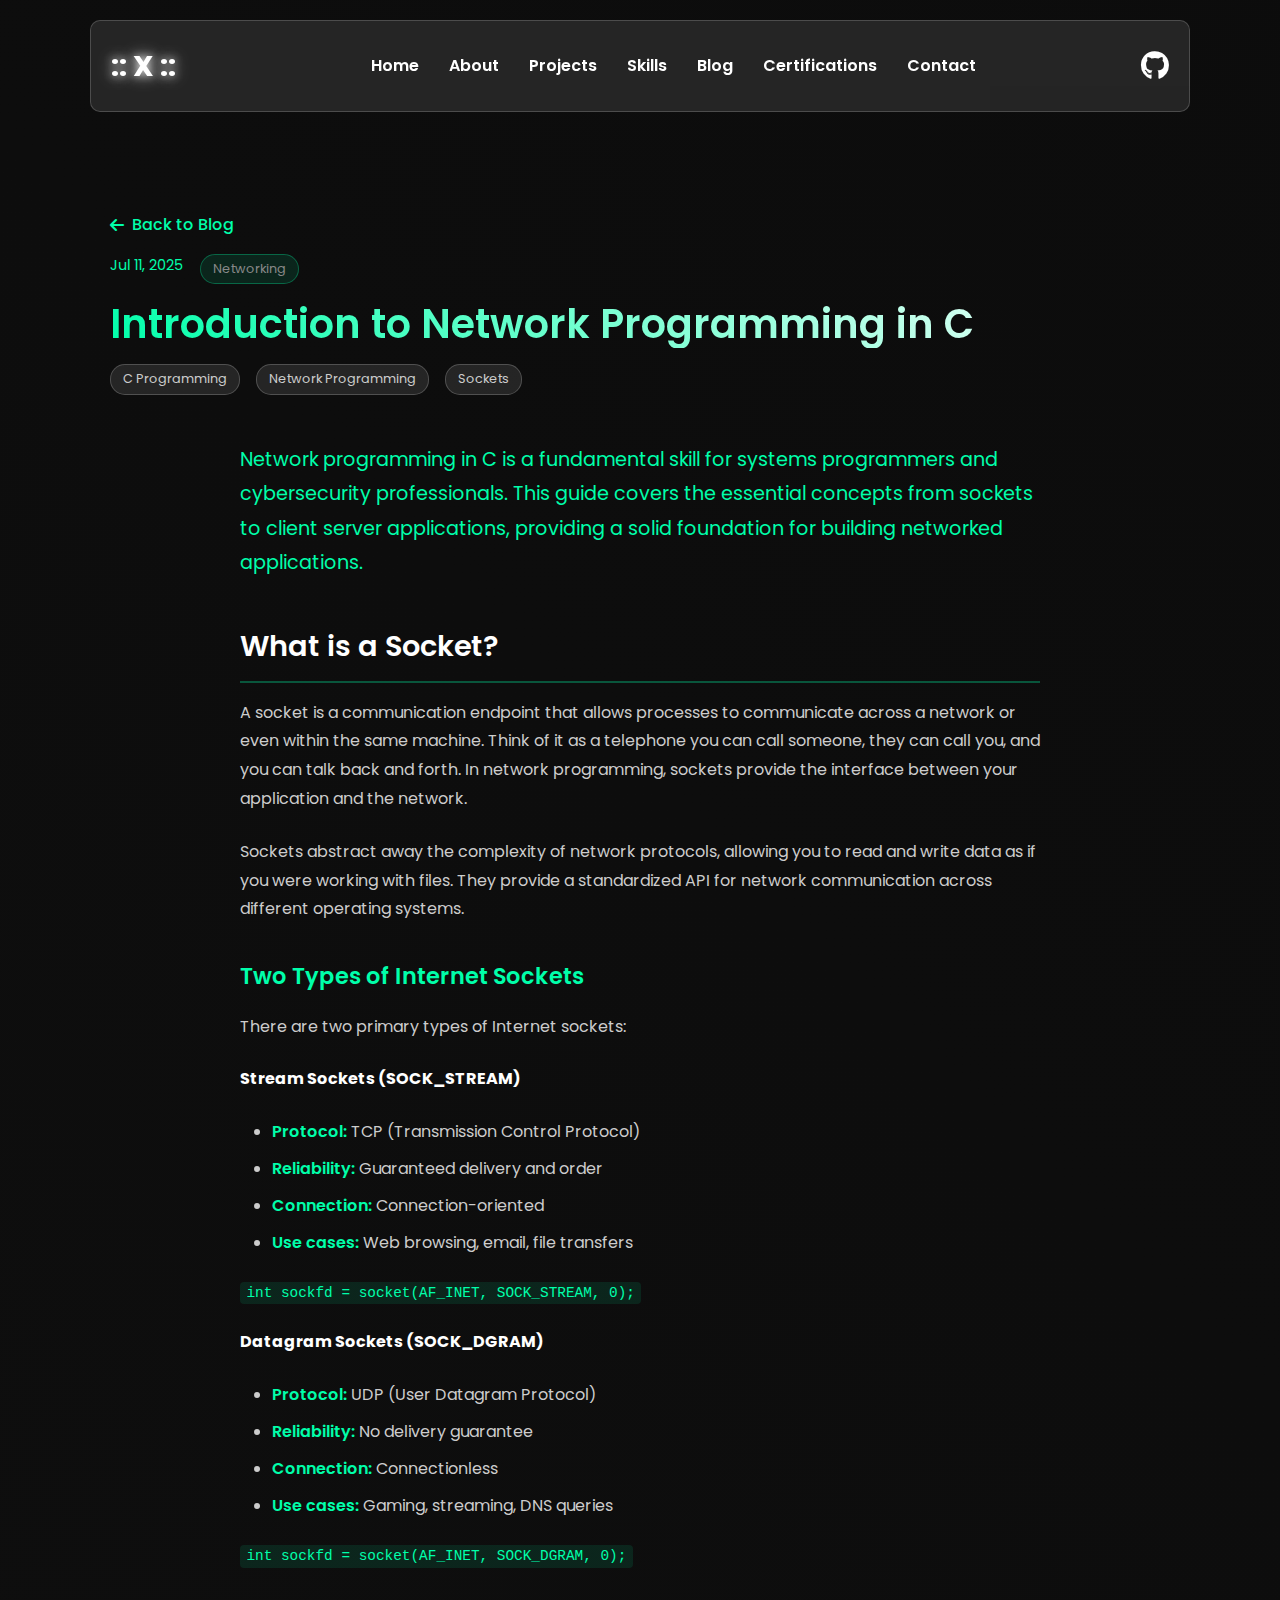
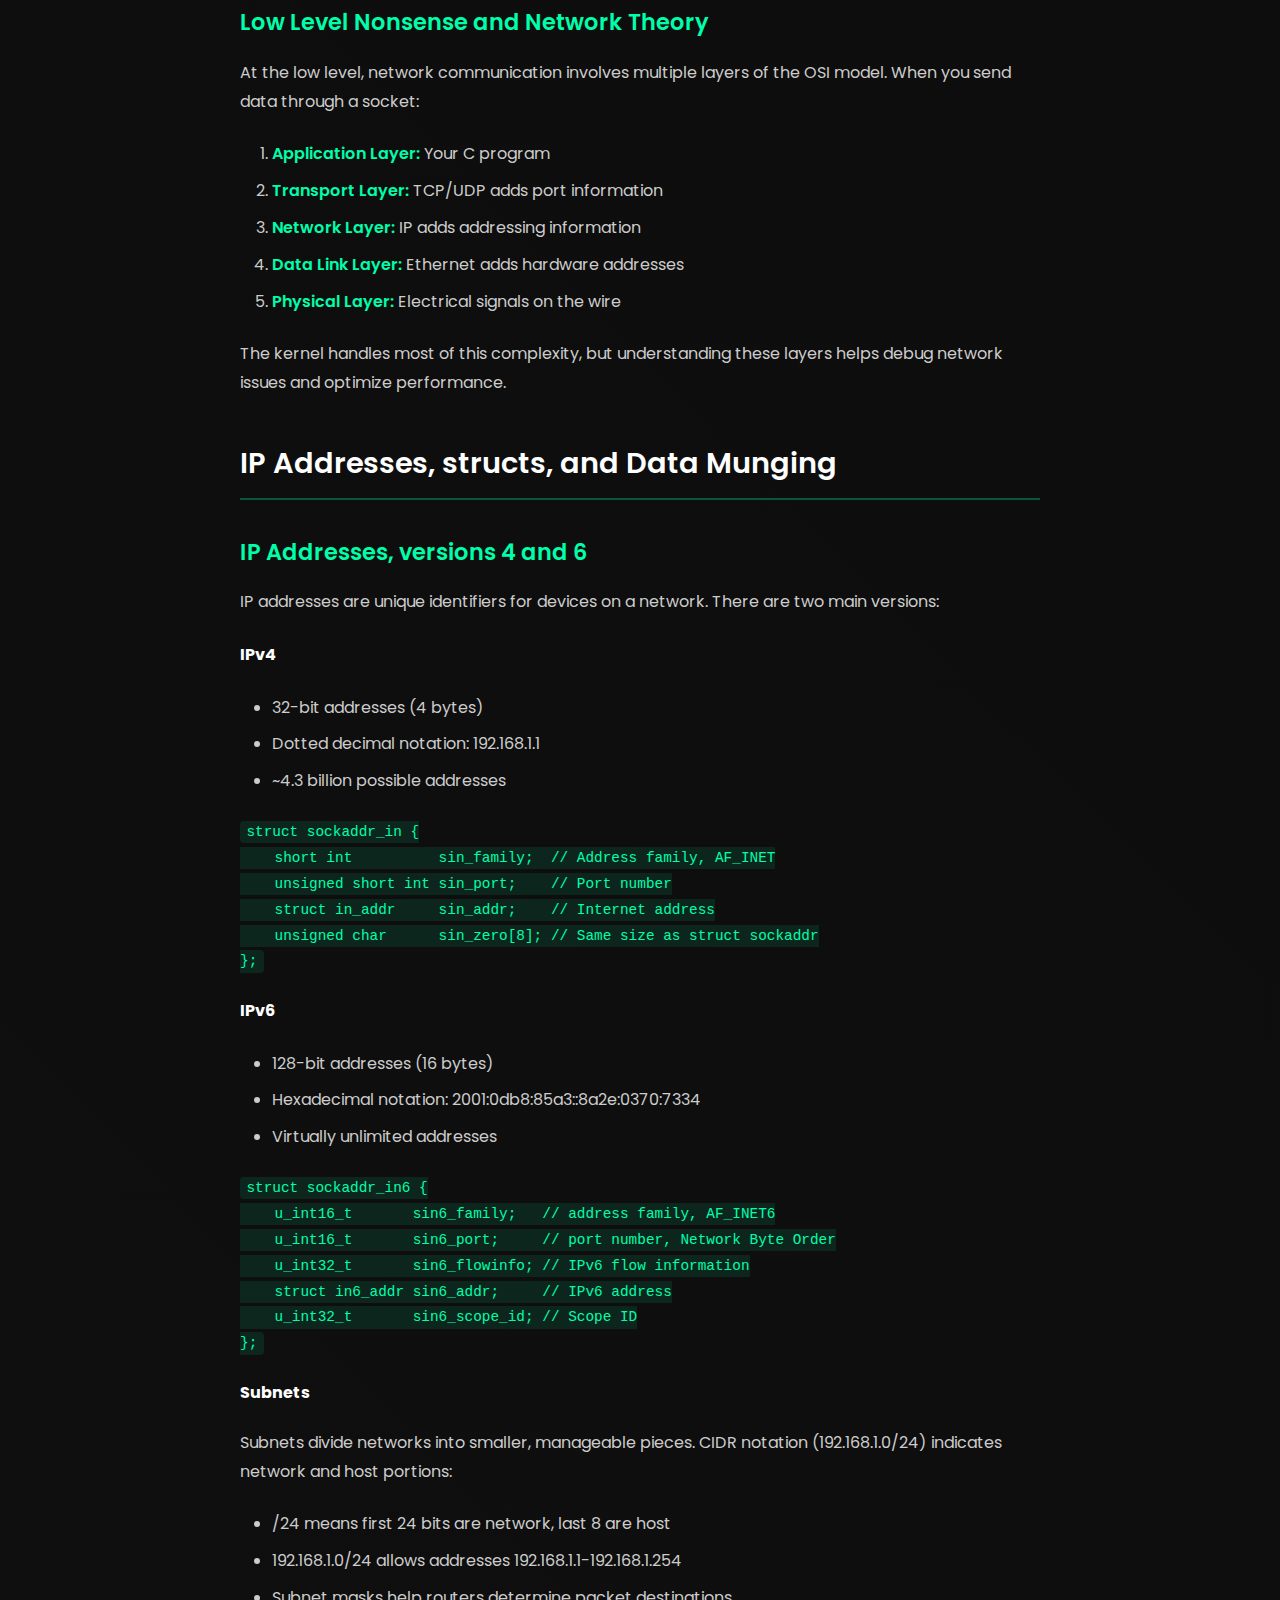
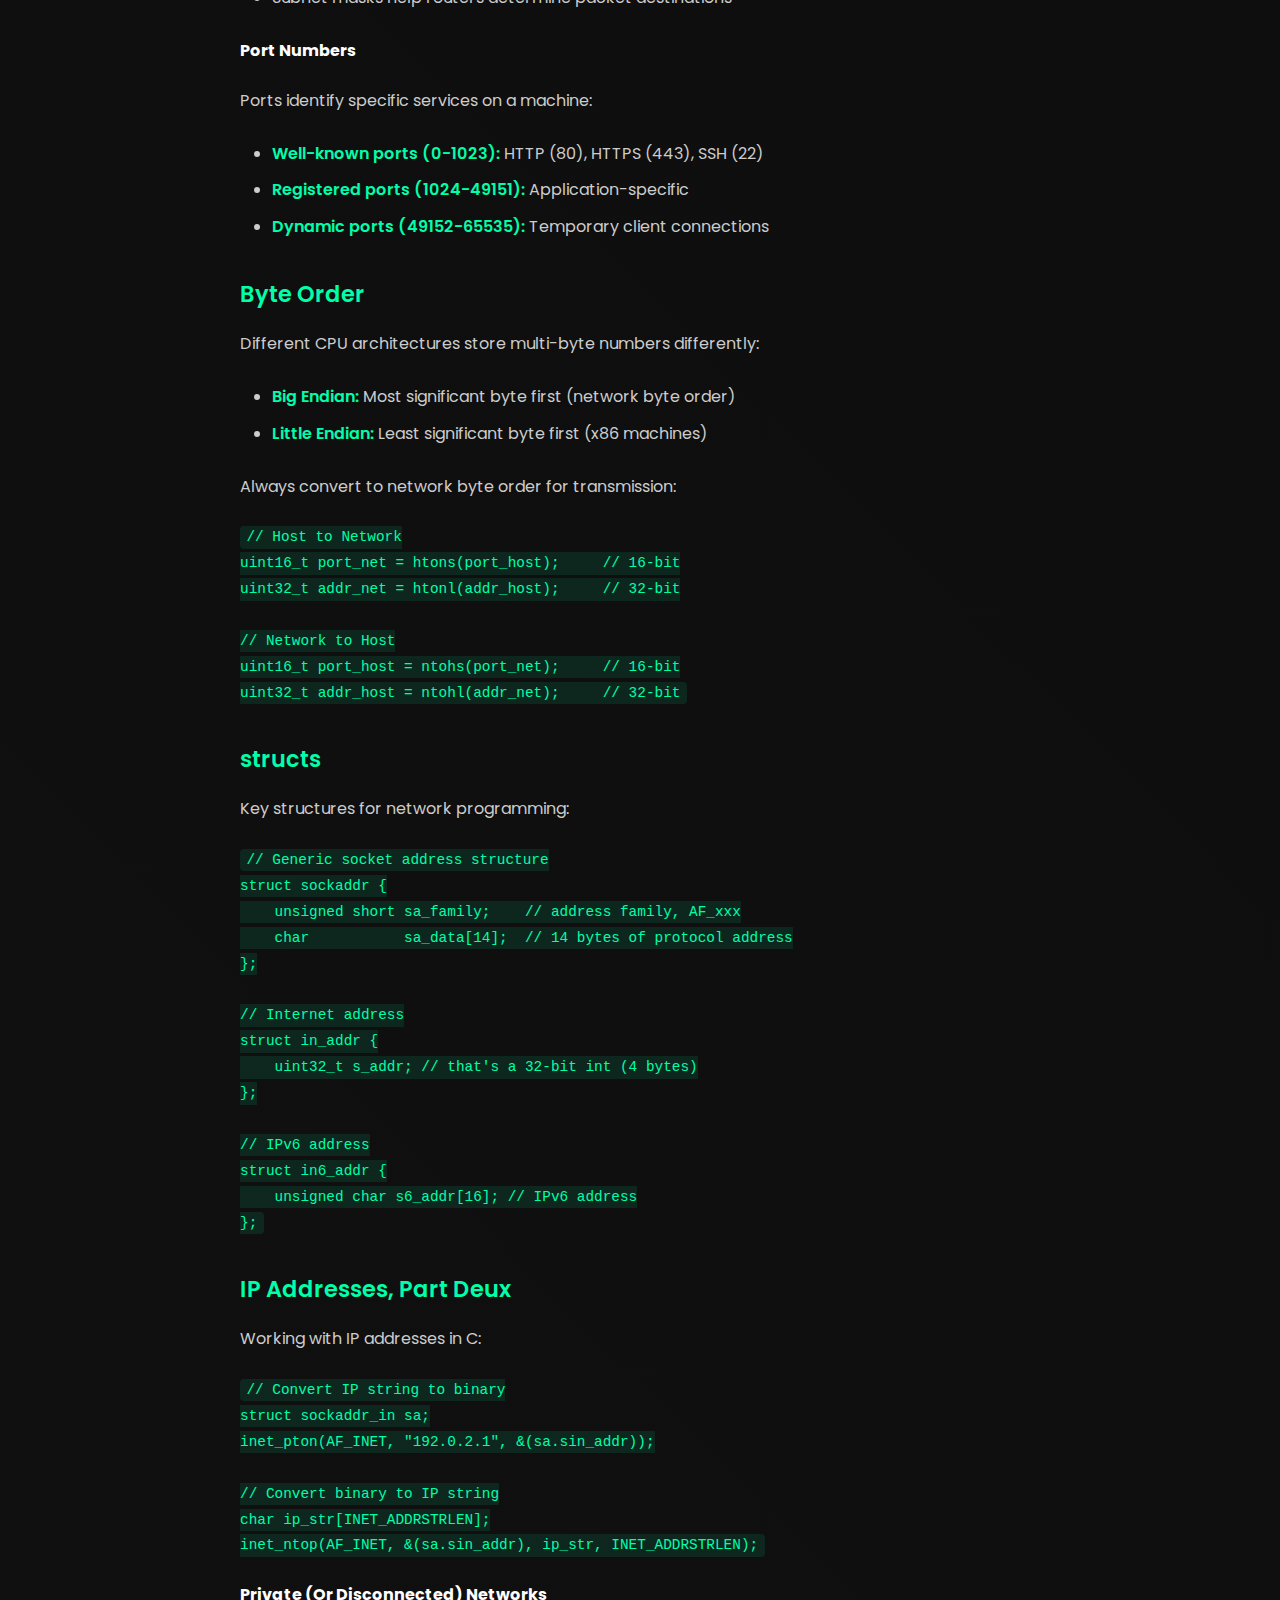
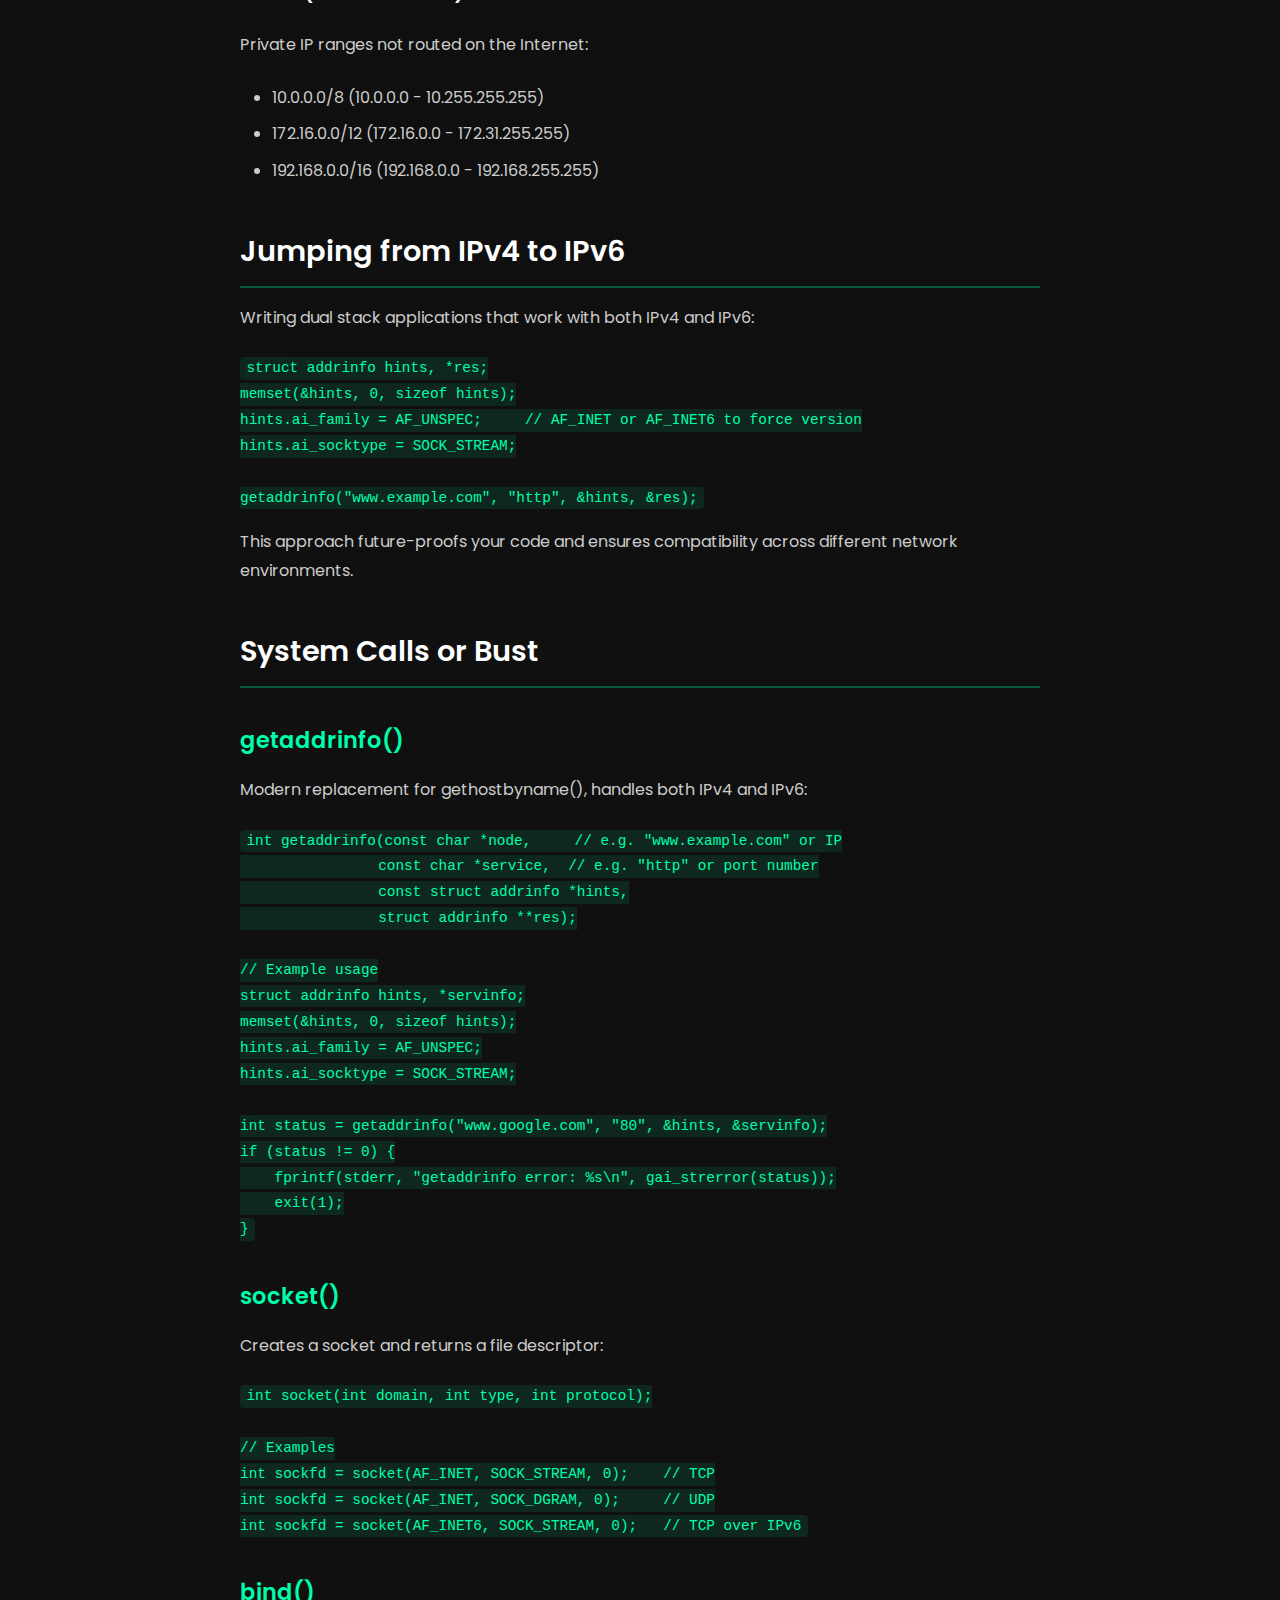
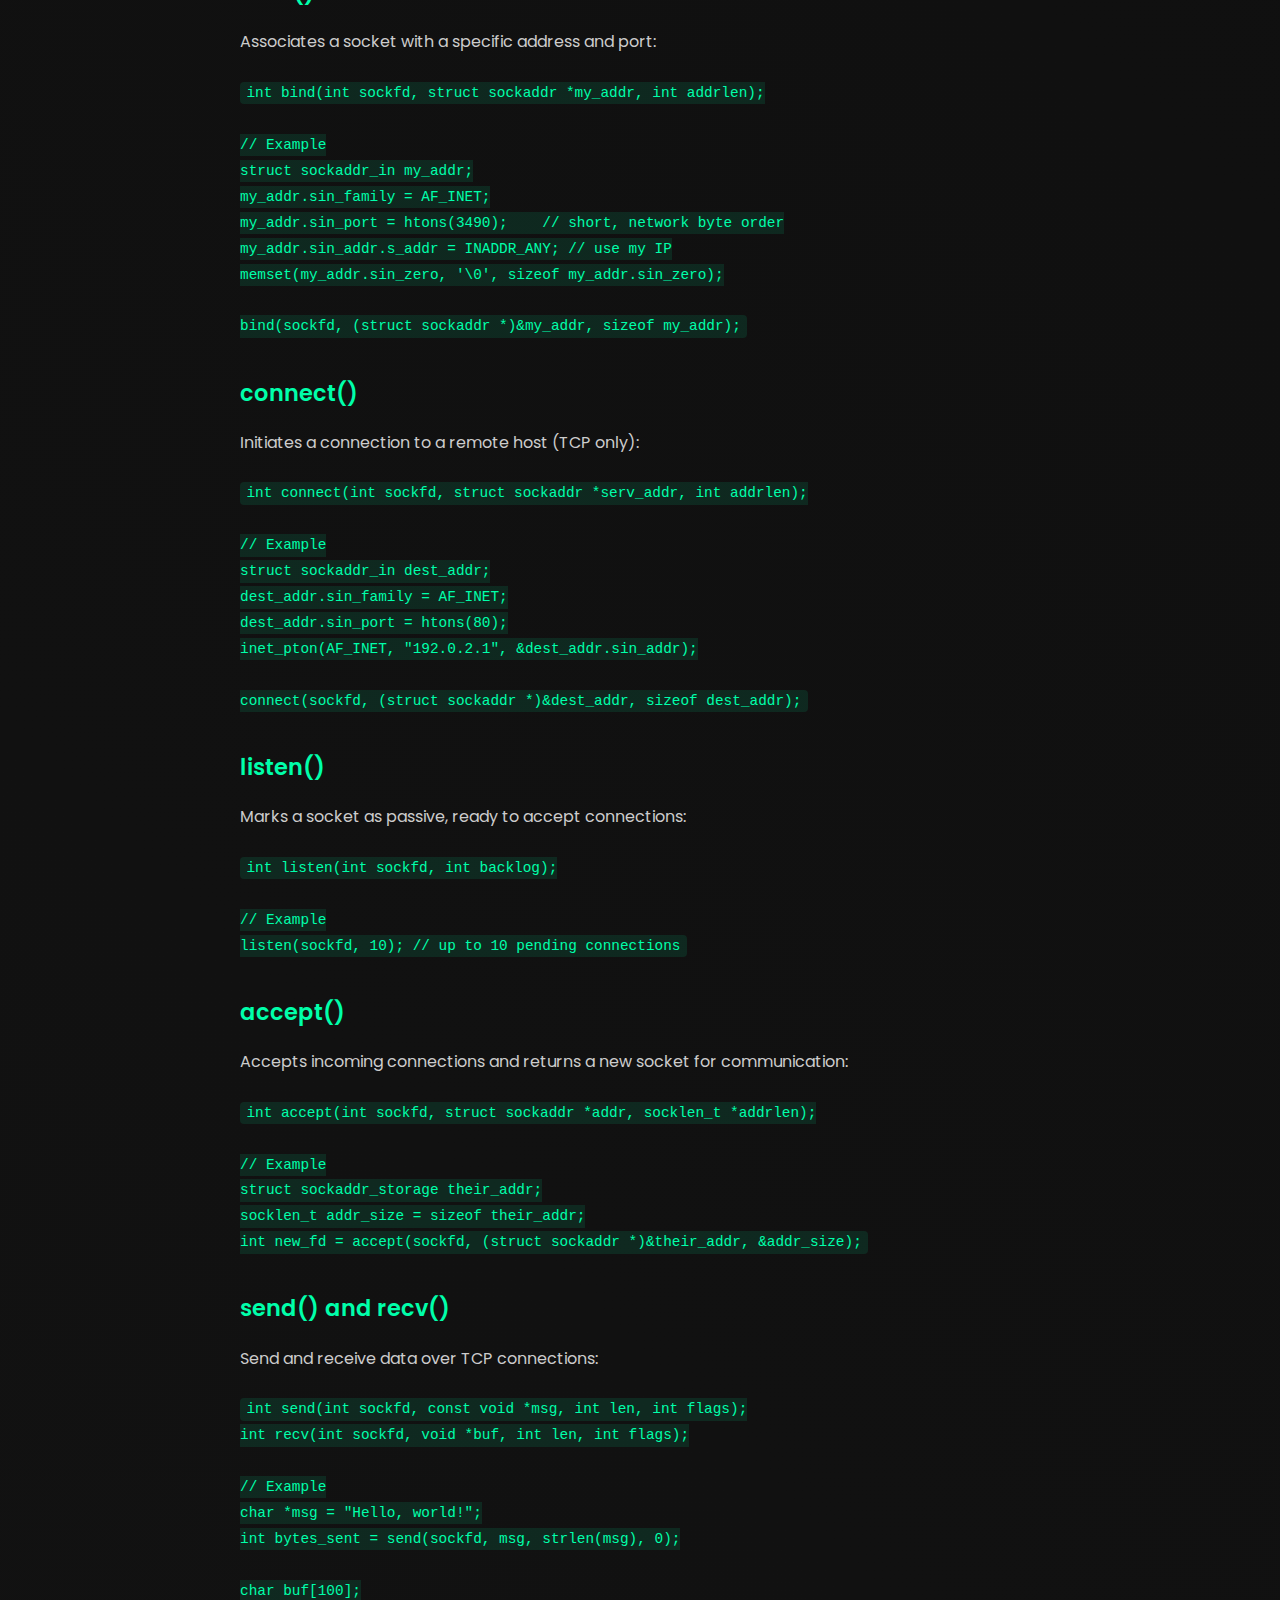
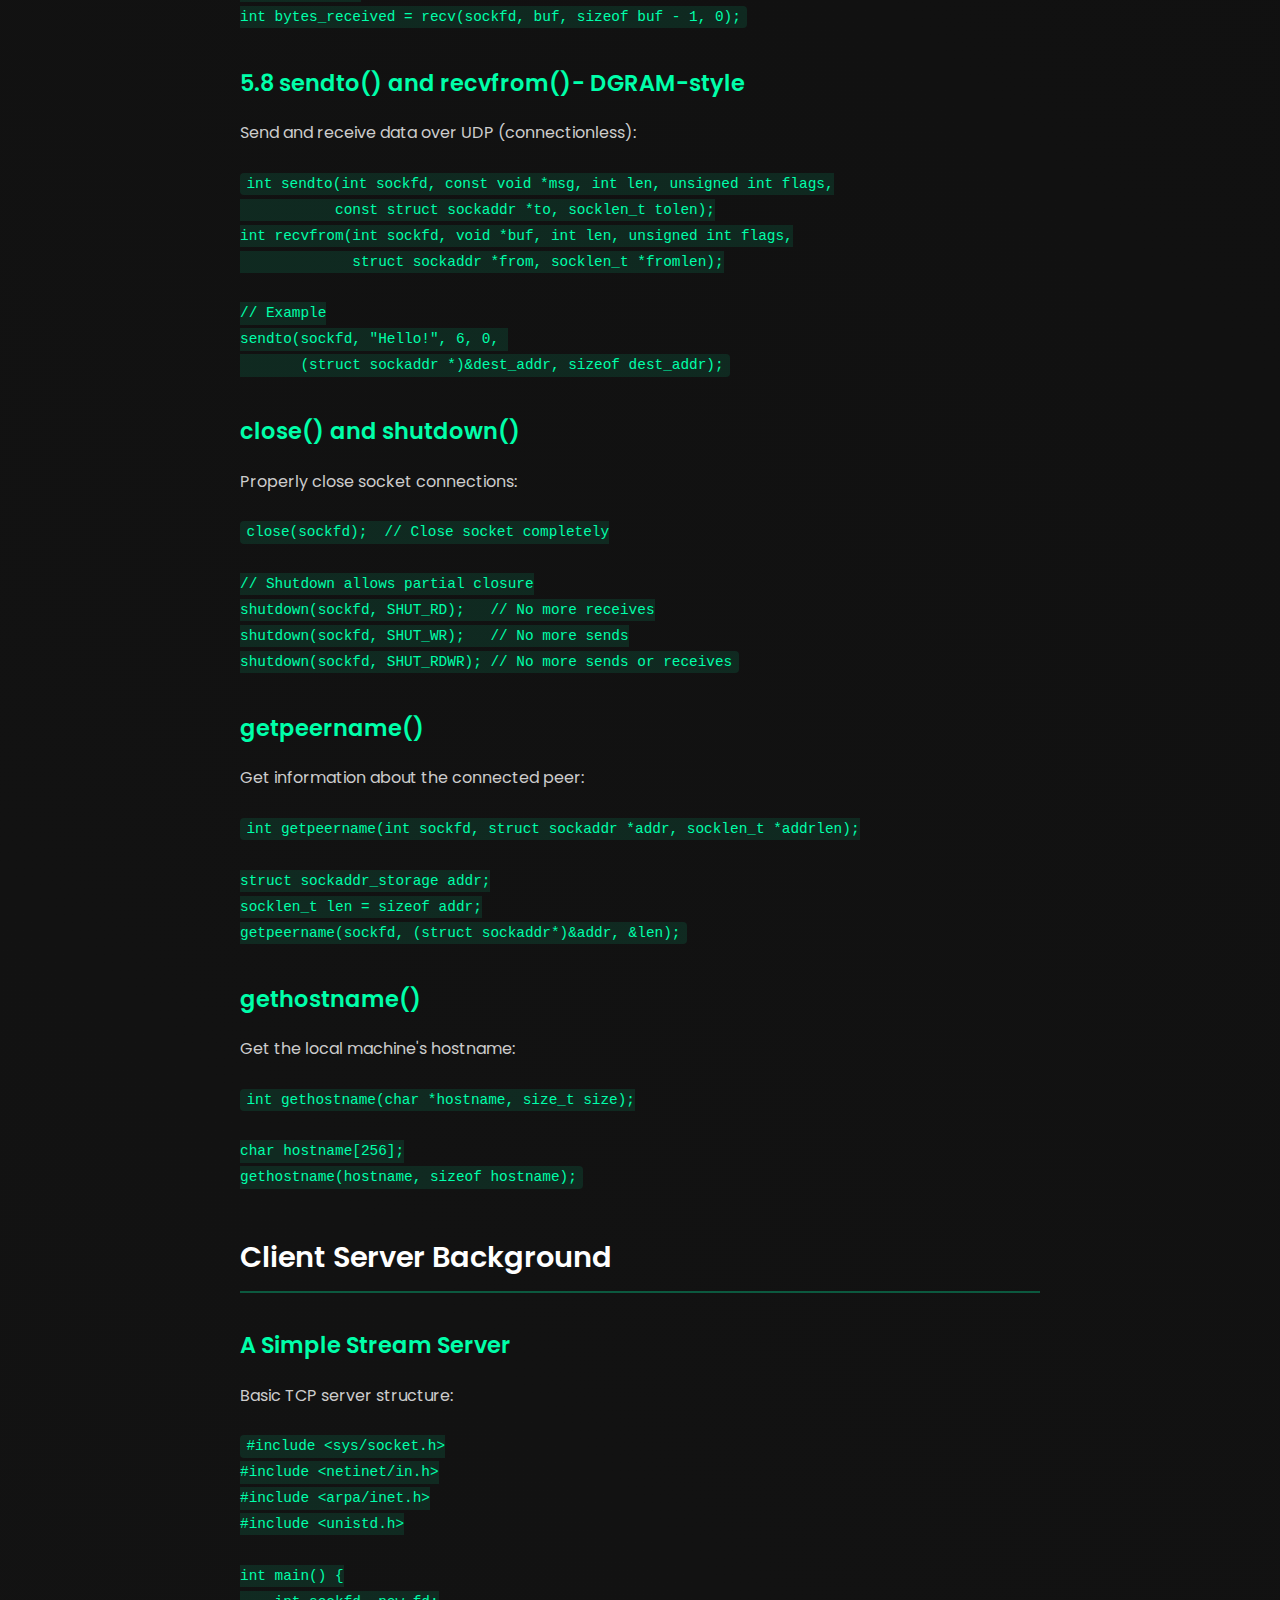
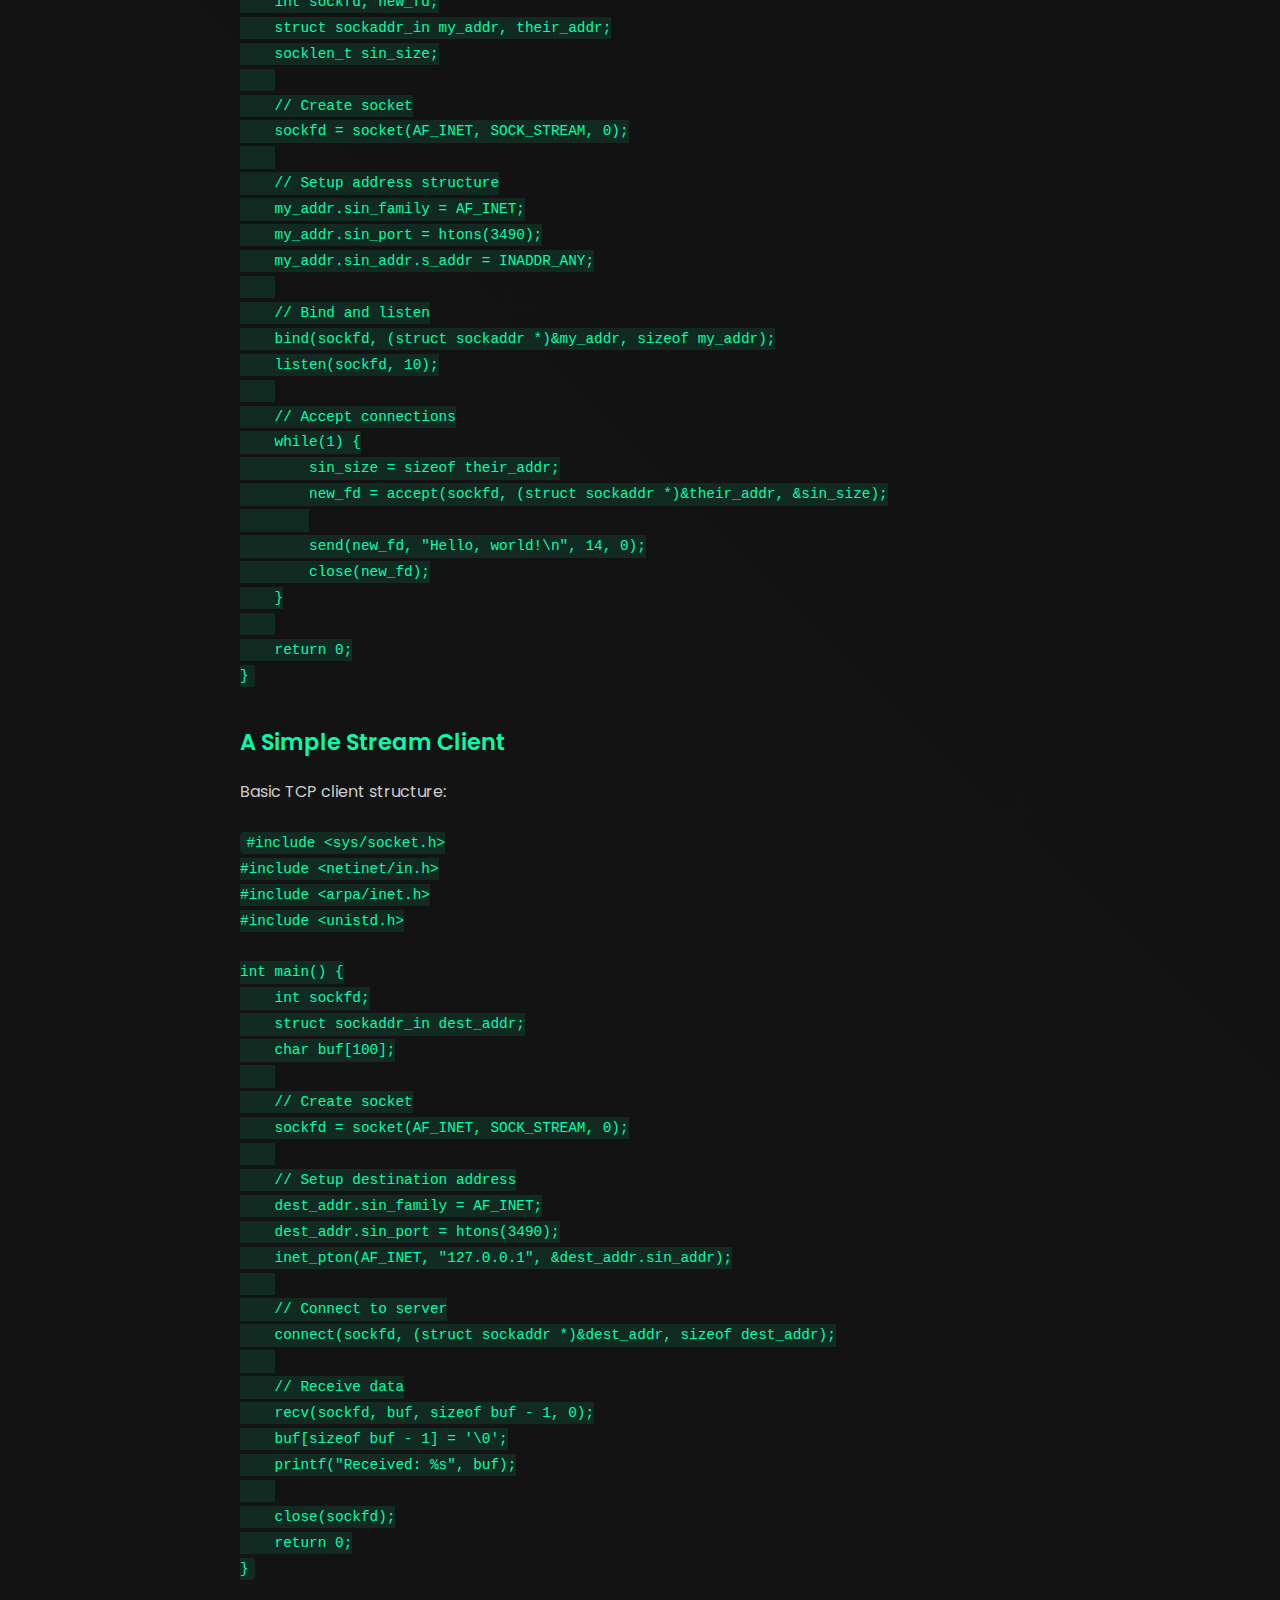
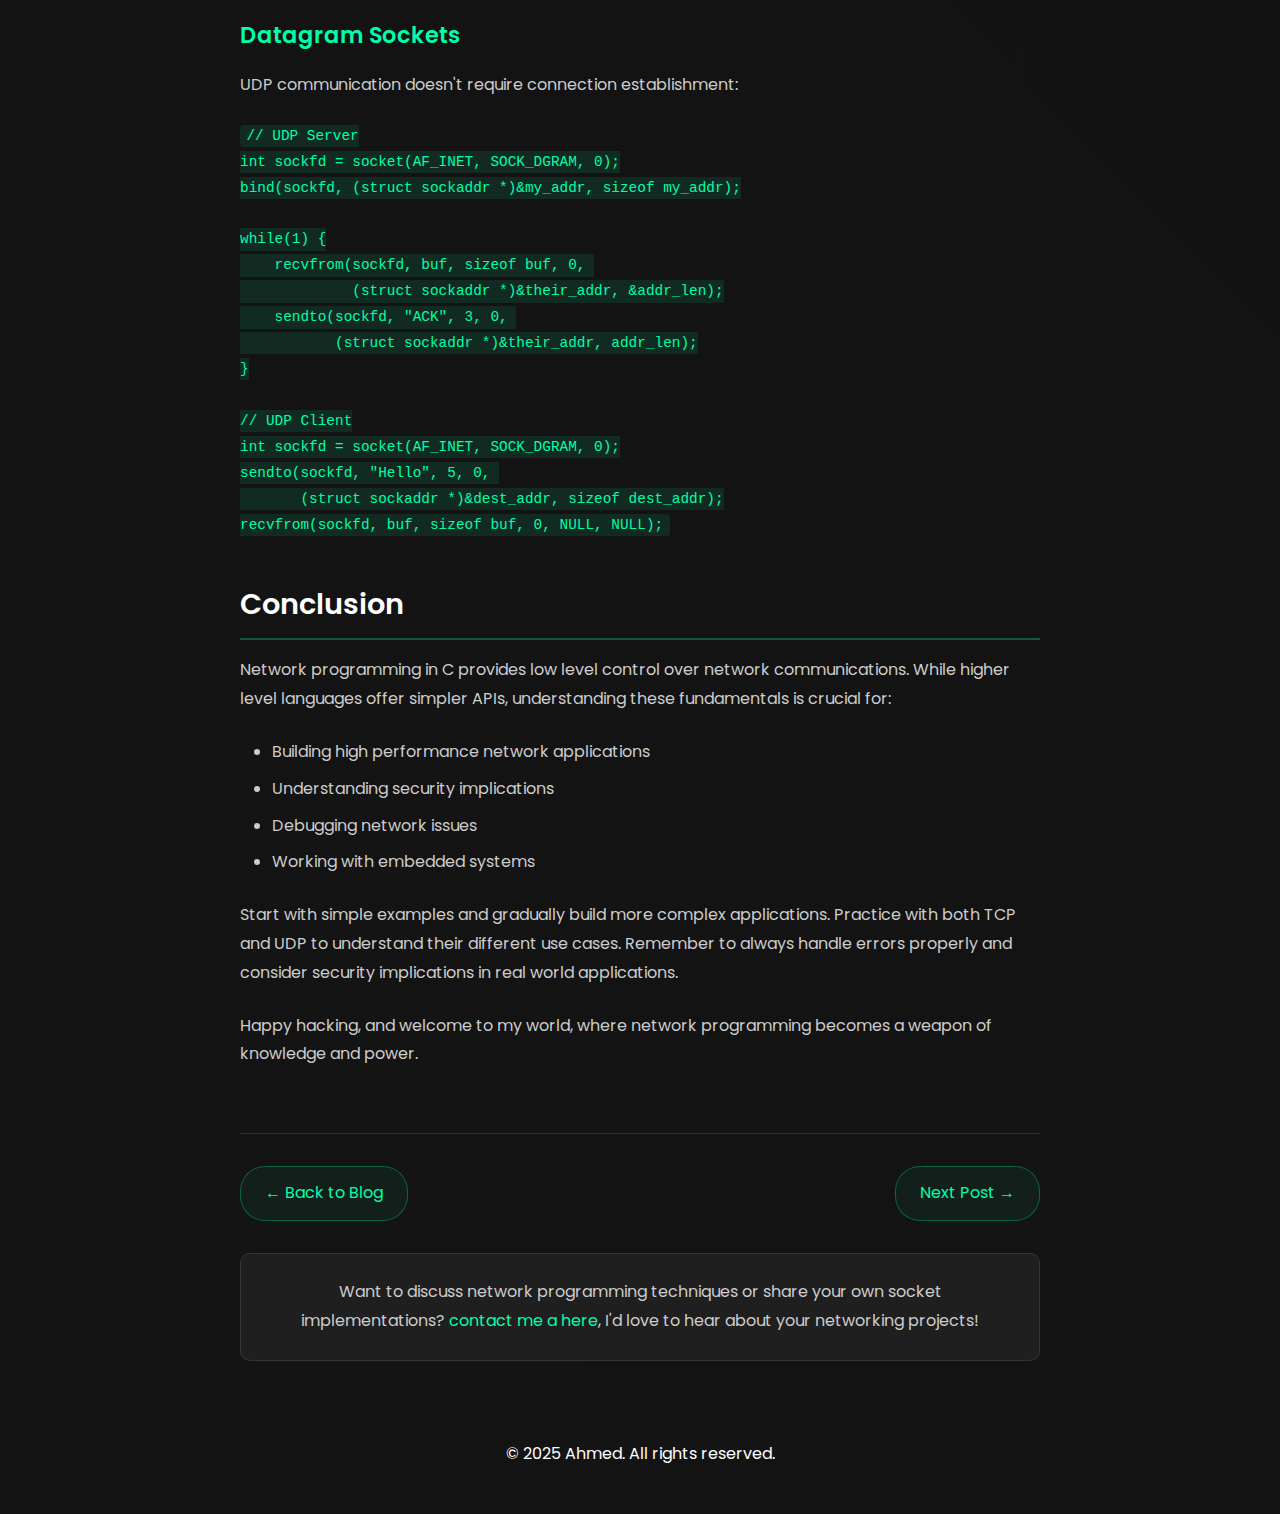
<file: blog/intro-network-programming.html>
<!DOCTYPE html>
<html lang="en">
<head>
    <meta charset="UTF-8">
    <meta name="viewport" content="width=device-width, initial-scale=1.0">
    <title>Introduction to Network Programming in C - Ahmed Khaled</title>
    <meta name="description" content="Network programming in C is a fundamental skill for systems programmers and cybersecurity professionals. This guide covers the essential concepts from sockets to client-server applications.">
    
    <link rel="icon" href="../assets/images/favicon.png" sizes="16x16 32x32 48x48 64x64 128x128">
    <link rel="stylesheet" href="../css/style.css">
    <link rel="stylesheet" href="https://cdnjs.cloudflare.com/ajax/libs/font-awesome/6.4.0/css/all.min.css">
    <link href="https://fonts.googleapis.com/css2?family=Poppins:wght@300;400;600;700&display=swap" rel="stylesheet">
</head>
<body>
    <header>
        <nav>
            <div class="logo">:: X ::</div>
            <input type="checkbox" id="nav-toggle" class="nav-toggle">
            <label for="nav-toggle" class="hamburger">
                <div></div>
                <div></div>
                <div></div>
            </label>
            <ul class="nav-links">
                <li><a href="../index.html">Home</a></li>
                <li><a href="../index.html#about">About</a></li>
                <li><a href="../index.html#projects">Projects</a></li>
                <li><a href="../index.html#skills">Skills</a></li>
                <li><a href="../blog.html">Blog</a></li>
                <li><a href="../certifications.html">Certifications</a></li>
                <li><a href="../index.html#contact">Contact</a></li>
                <li class="mobile-github-icon"><a href="https://github.com/theawakener0" target="_blank" rel="noopener noreferrer"><i class="fab fa-github"></i></a></li>
            </ul>
            <a href="https://github.com/theawakener0" target="_blank" rel="noopener noreferrer" class="desktop-github-icon"><i class="fab fa-github"></i></a>
        </nav>
    </header>

    <main>
        <article class="article-container">
            <div class="container">
                <div class="article-header">
                    <a href="../blog.html" class="back-link"><i class="fas fa-arrow-left"></i> Back to Blog</a>
                    <div class="article-meta">
                        <span class="article-date">Jul 11, 2025</span>
                        <span class="article-category">Networking</span>
                    </div>
                    <h1>Introduction to Network Programming in C</h1>
                    <div class="article-tags">
                        <span class="tag">C Programming</span>
                        <span class="tag">Network Programming</span>
                        <span class="tag">Sockets</span>
                    </div>
                </div>

                <div class="article-content">
                    <p class="lead">Network programming in C is a fundamental skill for systems programmers and cybersecurity professionals. This guide covers the essential concepts from sockets to client server applications, providing a solid foundation for building networked applications.</p>

            <h2>What is a Socket?</h2>
            
            <p>A socket is a communication endpoint that allows processes to communicate across a network or even within the same machine. Think of it as a telephone you can call someone, they can call you, and you can talk back and forth. In network programming, sockets provide the interface between your application and the network.</p>

            <p>Sockets abstract away the complexity of network protocols, allowing you to read and write data as if you were working with files. They provide a standardized API for network communication across different operating systems.</p>

            <h3>Two Types of Internet Sockets</h3>
            
            <p>There are two primary types of Internet sockets:</p>

            <h4>Stream Sockets (SOCK_STREAM)</h4>
            <ul>
                <li><strong>Protocol:</strong> TCP (Transmission Control Protocol)</li>
                <li><strong>Reliability:</strong> Guaranteed delivery and order</li>
                <li><strong>Connection:</strong> Connection-oriented</li>
                <li><strong>Use cases:</strong> Web browsing, email, file transfers</li>
            </ul>

            <pre><code>int sockfd = socket(AF_INET, SOCK_STREAM, 0);</code></pre>

            <h4>Datagram Sockets (SOCK_DGRAM)</h4>
            <ul>
                <li><strong>Protocol:</strong> UDP (User Datagram Protocol)</li>
                <li><strong>Reliability:</strong> No delivery guarantee</li>
                <li><strong>Connection:</strong> Connectionless</li>
                <li><strong>Use cases:</strong> Gaming, streaming, DNS queries</li>
            </ul>

            <pre><code>int sockfd = socket(AF_INET, SOCK_DGRAM, 0);</code></pre>

            <h3>Low Level Nonsense and Network Theory</h3>
            
            <p>At the low level, network communication involves multiple layers of the OSI model. When you send data through a socket:</p>

            <ol>
                <li><strong>Application Layer:</strong> Your C program</li>
                <li><strong>Transport Layer:</strong> TCP/UDP adds port information</li>
                <li><strong>Network Layer:</strong> IP adds addressing information</li>
                <li><strong>Data Link Layer:</strong> Ethernet adds hardware addresses</li>
                <li><strong>Physical Layer:</strong> Electrical signals on the wire</li>
            </ol>

            <p>The kernel handles most of this complexity, but understanding these layers helps debug network issues and optimize performance.</p>

            <h2>IP Addresses, structs, and Data Munging</h2>

            <h3>IP Addresses, versions 4 and 6</h3>
            
            <p>IP addresses are unique identifiers for devices on a network. There are two main versions:</p>

            <h4>IPv4</h4>
            <ul>
                <li>32-bit addresses (4 bytes)</li>
                <li>Dotted decimal notation: 192.168.1.1</li>
                <li>~4.3 billion possible addresses</li>
            </ul>

            <pre><code>struct sockaddr_in {
    short int          sin_family;  // Address family, AF_INET
    unsigned short int sin_port;    // Port number
    struct in_addr     sin_addr;    // Internet address
    unsigned char      sin_zero[8]; // Same size as struct sockaddr
};</code></pre>

            <h4>IPv6</h4>
            <ul>
                <li>128-bit addresses (16 bytes)</li>
                <li>Hexadecimal notation: 2001:0db8:85a3::8a2e:0370:7334</li>
                <li>Virtually unlimited addresses</li>
            </ul>

            <pre><code>struct sockaddr_in6 {
    u_int16_t       sin6_family;   // address family, AF_INET6
    u_int16_t       sin6_port;     // port number, Network Byte Order
    u_int32_t       sin6_flowinfo; // IPv6 flow information
    struct in6_addr sin6_addr;     // IPv6 address
    u_int32_t       sin6_scope_id; // Scope ID
};</code></pre>

            <h4>Subnets</h4>
            <p>Subnets divide networks into smaller, manageable pieces. CIDR notation (192.168.1.0/24) indicates network and host portions:</p>
            <ul>
                <li>/24 means first 24 bits are network, last 8 are host</li>
                <li>192.168.1.0/24 allows addresses 192.168.1.1-192.168.1.254</li>
                <li>Subnet masks help routers determine packet destinations</li>
            </ul>

            <h4>Port Numbers</h4>
            <p>Ports identify specific services on a machine:</p>
            <ul>
                <li><strong>Well-known ports (0-1023):</strong> HTTP (80), HTTPS (443), SSH (22)</li>
                <li><strong>Registered ports (1024-49151):</strong> Application-specific</li>
                <li><strong>Dynamic ports (49152-65535):</strong> Temporary client connections</li>
            </ul>

            <h3>Byte Order</h3>
            
            <p>Different CPU architectures store multi-byte numbers differently:</p>

            <ul>
                <li><strong>Big Endian:</strong> Most significant byte first (network byte order)</li>
                <li><strong>Little Endian:</strong> Least significant byte first (x86 machines)</li>
            </ul>

            <p>Always convert to network byte order for transmission:</p>

            <pre><code>// Host to Network
uint16_t port_net = htons(port_host);     // 16-bit
uint32_t addr_net = htonl(addr_host);     // 32-bit

// Network to Host
uint16_t port_host = ntohs(port_net);     // 16-bit
uint32_t addr_host = ntohl(addr_net);     // 32-bit</code></pre>

            <h3>structs</h3>
            
            <p>Key structures for network programming:</p>

            <pre><code>// Generic socket address structure
struct sockaddr {
    unsigned short sa_family;    // address family, AF_xxx
    char           sa_data[14];  // 14 bytes of protocol address
};

// Internet address
struct in_addr {
    uint32_t s_addr; // that's a 32-bit int (4 bytes)
};

// IPv6 address
struct in6_addr {
    unsigned char s6_addr[16]; // IPv6 address
};</code></pre>

            <h3>IP Addresses, Part Deux</h3>
            
            <p>Working with IP addresses in C:</p>

            <pre><code>// Convert IP string to binary
struct sockaddr_in sa;
inet_pton(AF_INET, "192.0.2.1", &(sa.sin_addr));

// Convert binary to IP string
char ip_str[INET_ADDRSTRLEN];
inet_ntop(AF_INET, &(sa.sin_addr), ip_str, INET_ADDRSTRLEN);</code></pre>

            <h4>Private (Or Disconnected) Networks</h4>
            <p>Private IP ranges not routed on the Internet:</p>
            <ul>
                <li>10.0.0.0/8 (10.0.0.0 - 10.255.255.255)</li>
                <li>172.16.0.0/12 (172.16.0.0 - 172.31.255.255)</li>
                <li>192.168.0.0/16 (192.168.0.0 - 192.168.255.255)</li>
            </ul>

            <h2>Jumping from IPv4 to IPv6</h2>
            
            <p>Writing dual stack applications that work with both IPv4 and IPv6:</p>

            <pre><code>struct addrinfo hints, *res;
memset(&hints, 0, sizeof hints);
hints.ai_family = AF_UNSPEC;     // AF_INET or AF_INET6 to force version
hints.ai_socktype = SOCK_STREAM;

getaddrinfo("www.example.com", "http", &hints, &res);</code></pre>

            <p>This approach future-proofs your code and ensures compatibility across different network environments.</p>

            <h2>System Calls or Bust</h2>

            <h3>getaddrinfo()</h3>
            
            <p>Modern replacement for gethostbyname(), handles both IPv4 and IPv6:</p>

            <pre><code>int getaddrinfo(const char *node,     // e.g. "www.example.com" or IP
                const char *service,  // e.g. "http" or port number
                const struct addrinfo *hints,
                struct addrinfo **res);

// Example usage
struct addrinfo hints, *servinfo;
memset(&hints, 0, sizeof hints);
hints.ai_family = AF_UNSPEC;
hints.ai_socktype = SOCK_STREAM;

int status = getaddrinfo("www.google.com", "80", &hints, &servinfo);
if (status != 0) {
    fprintf(stderr, "getaddrinfo error: %s\n", gai_strerror(status));
    exit(1);
}</code></pre>

            <h3>socket()</h3>
            
            <p>Creates a socket and returns a file descriptor:</p>

            <pre><code>int socket(int domain, int type, int protocol);

// Examples
int sockfd = socket(AF_INET, SOCK_STREAM, 0);    // TCP
int sockfd = socket(AF_INET, SOCK_DGRAM, 0);     // UDP
int sockfd = socket(AF_INET6, SOCK_STREAM, 0);   // TCP over IPv6</code></pre>

            <h3>bind()</h3>
            
            <p>Associates a socket with a specific address and port:</p>

            <pre><code>int bind(int sockfd, struct sockaddr *my_addr, int addrlen);

// Example
struct sockaddr_in my_addr;
my_addr.sin_family = AF_INET;
my_addr.sin_port = htons(3490);    // short, network byte order
my_addr.sin_addr.s_addr = INADDR_ANY; // use my IP
memset(my_addr.sin_zero, '\0', sizeof my_addr.sin_zero);

bind(sockfd, (struct sockaddr *)&my_addr, sizeof my_addr);</code></pre>

            <h3>connect()</h3>
            
            <p>Initiates a connection to a remote host (TCP only):</p>

            <pre><code>int connect(int sockfd, struct sockaddr *serv_addr, int addrlen);

// Example
struct sockaddr_in dest_addr;
dest_addr.sin_family = AF_INET;
dest_addr.sin_port = htons(80);
inet_pton(AF_INET, "192.0.2.1", &dest_addr.sin_addr);

connect(sockfd, (struct sockaddr *)&dest_addr, sizeof dest_addr);</code></pre>

            <h3>listen()</h3>
            
            <p>Marks a socket as passive, ready to accept connections:</p>

            <pre><code>int listen(int sockfd, int backlog);

// Example
listen(sockfd, 10); // up to 10 pending connections</code></pre>

            <h3>accept()</h3>
            
            <p>Accepts incoming connections and returns a new socket for communication:</p>

            <pre><code>int accept(int sockfd, struct sockaddr *addr, socklen_t *addrlen);

// Example
struct sockaddr_storage their_addr;
socklen_t addr_size = sizeof their_addr;
int new_fd = accept(sockfd, (struct sockaddr *)&their_addr, &addr_size);</code></pre>

            <h3>send() and recv()</h3>
            
            <p>Send and receive data over TCP connections:</p>

            <pre><code>int send(int sockfd, const void *msg, int len, int flags);
int recv(int sockfd, void *buf, int len, int flags);

// Example
char *msg = "Hello, world!";
int bytes_sent = send(sockfd, msg, strlen(msg), 0);

char buf[100];
int bytes_received = recv(sockfd, buf, sizeof buf - 1, 0);</code></pre>

            <h3>5.8 sendto() and recvfrom()- DGRAM-style</h3>
            
            <p>Send and receive data over UDP (connectionless):</p>

            <pre><code>int sendto(int sockfd, const void *msg, int len, unsigned int flags,
           const struct sockaddr *to, socklen_t tolen);
int recvfrom(int sockfd, void *buf, int len, unsigned int flags,
             struct sockaddr *from, socklen_t *fromlen);

// Example
sendto(sockfd, "Hello!", 6, 0, 
       (struct sockaddr *)&dest_addr, sizeof dest_addr);</code></pre>

            <h3>close() and shutdown()</h3>
            
            <p>Properly close socket connections:</p>

            <pre><code>close(sockfd);  // Close socket completely

// Shutdown allows partial closure
shutdown(sockfd, SHUT_RD);   // No more receives
shutdown(sockfd, SHUT_WR);   // No more sends
shutdown(sockfd, SHUT_RDWR); // No more sends or receives</code></pre>

            <h3>getpeername()</h3>
            
            <p>Get information about the connected peer:</p>

            <pre><code>int getpeername(int sockfd, struct sockaddr *addr, socklen_t *addrlen);

struct sockaddr_storage addr;
socklen_t len = sizeof addr;
getpeername(sockfd, (struct sockaddr*)&addr, &len);</code></pre>

            <h3>gethostname()</h3>
            
            <p>Get the local machine's hostname:</p>

            <pre><code>int gethostname(char *hostname, size_t size);

char hostname[256];
gethostname(hostname, sizeof hostname);</code></pre>

            <h2>Client Server Background</h2>

            <h3>A Simple Stream Server</h3>
            
            <p>Basic TCP server structure:</p>

            <pre><code>#include &lt;sys/socket.h&gt;
#include &lt;netinet/in.h&gt;
#include &lt;arpa/inet.h&gt;
#include &lt;unistd.h&gt;

int main() {
    int sockfd, new_fd;
    struct sockaddr_in my_addr, their_addr;
    socklen_t sin_size;
    
    // Create socket
    sockfd = socket(AF_INET, SOCK_STREAM, 0);
    
    // Setup address structure
    my_addr.sin_family = AF_INET;
    my_addr.sin_port = htons(3490);
    my_addr.sin_addr.s_addr = INADDR_ANY;
    
    // Bind and listen
    bind(sockfd, (struct sockaddr *)&my_addr, sizeof my_addr);
    listen(sockfd, 10);
    
    // Accept connections
    while(1) {
        sin_size = sizeof their_addr;
        new_fd = accept(sockfd, (struct sockaddr *)&their_addr, &sin_size);
        
        send(new_fd, "Hello, world!\n", 14, 0);
        close(new_fd);
    }
    
    return 0;
}</code></pre>

            <h3>A Simple Stream Client</h3>
            
            <p>Basic TCP client structure:</p>

            <pre><code>#include &lt;sys/socket.h&gt;
#include &lt;netinet/in.h&gt;
#include &lt;arpa/inet.h&gt;
#include &lt;unistd.h&gt;

int main() {
    int sockfd;
    struct sockaddr_in dest_addr;
    char buf[100];
    
    // Create socket
    sockfd = socket(AF_INET, SOCK_STREAM, 0);
    
    // Setup destination address
    dest_addr.sin_family = AF_INET;
    dest_addr.sin_port = htons(3490);
    inet_pton(AF_INET, "127.0.0.1", &dest_addr.sin_addr);
    
    // Connect to server
    connect(sockfd, (struct sockaddr *)&dest_addr, sizeof dest_addr);
    
    // Receive data
    recv(sockfd, buf, sizeof buf - 1, 0);
    buf[sizeof buf - 1] = '\0';
    printf("Received: %s", buf);
    
    close(sockfd);
    return 0;
}</code></pre>

            <h3>Datagram Sockets</h3>
            
            <p>UDP communication doesn't require connection establishment:</p>

            <pre><code>// UDP Server
int sockfd = socket(AF_INET, SOCK_DGRAM, 0);
bind(sockfd, (struct sockaddr *)&my_addr, sizeof my_addr);

while(1) {
    recvfrom(sockfd, buf, sizeof buf, 0, 
             (struct sockaddr *)&their_addr, &addr_len);
    sendto(sockfd, "ACK", 3, 0, 
           (struct sockaddr *)&their_addr, addr_len);
}

// UDP Client
int sockfd = socket(AF_INET, SOCK_DGRAM, 0);
sendto(sockfd, "Hello", 5, 0, 
       (struct sockaddr *)&dest_addr, sizeof dest_addr);
recvfrom(sockfd, buf, sizeof buf, 0, NULL, NULL);</code></pre>

            <h2>Conclusion</h2>
            
                <p>Network programming in C provides low level control over network communications. While higher level languages offer simpler APIs, understanding these fundamentals is crucial for:</p>

                <ul>
                    <li>Building high performance network applications</li>
                    <li>Understanding security implications</li>
                    <li>Debugging network issues</li>
                    <li>Working with embedded systems</li>
                </ul>

                <p>Start with simple examples and gradually build more complex applications. Practice with both TCP and UDP to understand their different use cases. Remember to always handle errors properly and consider security implications in real world applications.</p>

                <p>Happy hacking, and welcome to my world, where network programming becomes a weapon of knowledge and power.</p>

                    <div class="article-footer">
                        <div class="article-nav">
                            <a href="../blog.html" class="nav-link">← Back to Blog</a>
                            <a href="../blog/building-xshell.html" class="nav-link">Next Post →</a>
                        </div>
                        
                        <div class="article-share">
                            <p>Want to discuss network programming techniques or share your own socket implementations? <a href="mailto:ahmedkhaledahmed009@gmail.com">contact me a here</a>, I'd love to hear about your networking projects!</p>
                        </div>
                    </div>
                </div>
            </div>
        </article>
    </main>

    <footer>
        <p>&copy; 2025 Ahmed. All rights reserved.</p>
    </footer>
</body>
</html>
</file>
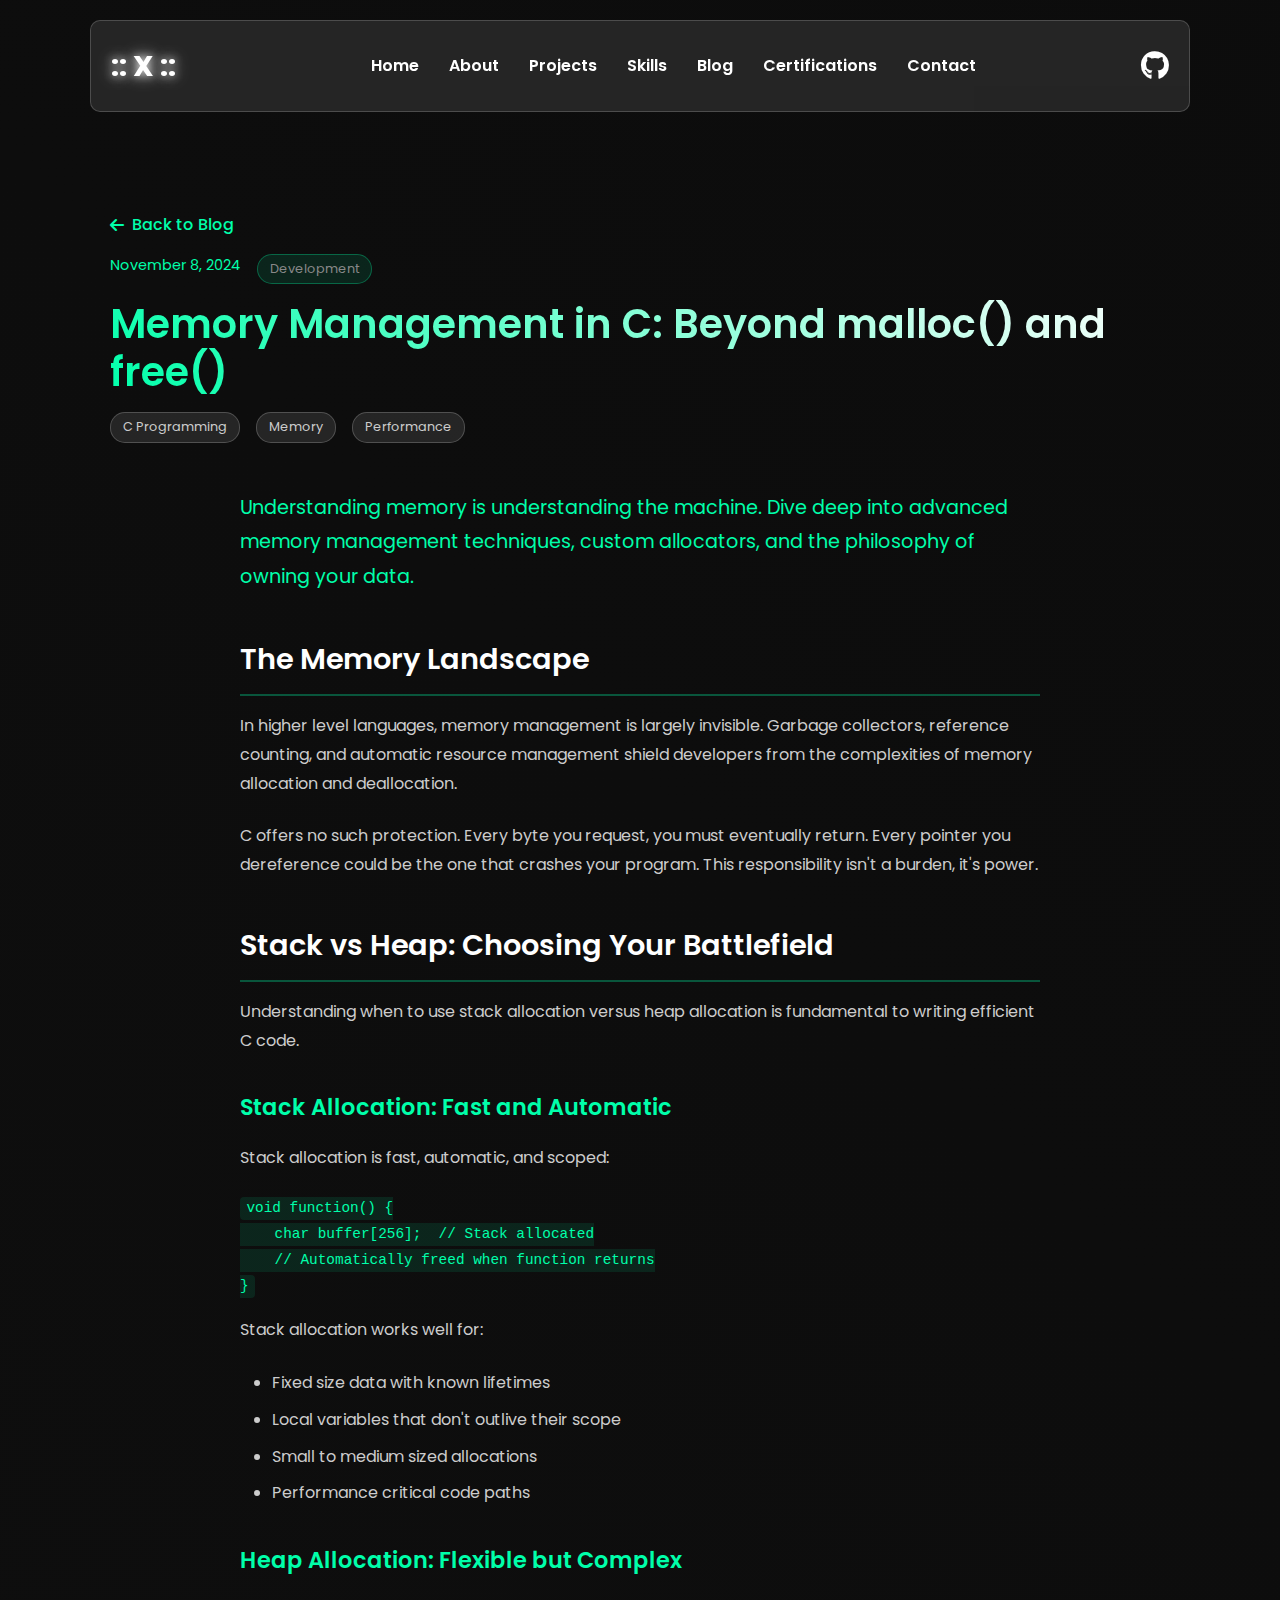
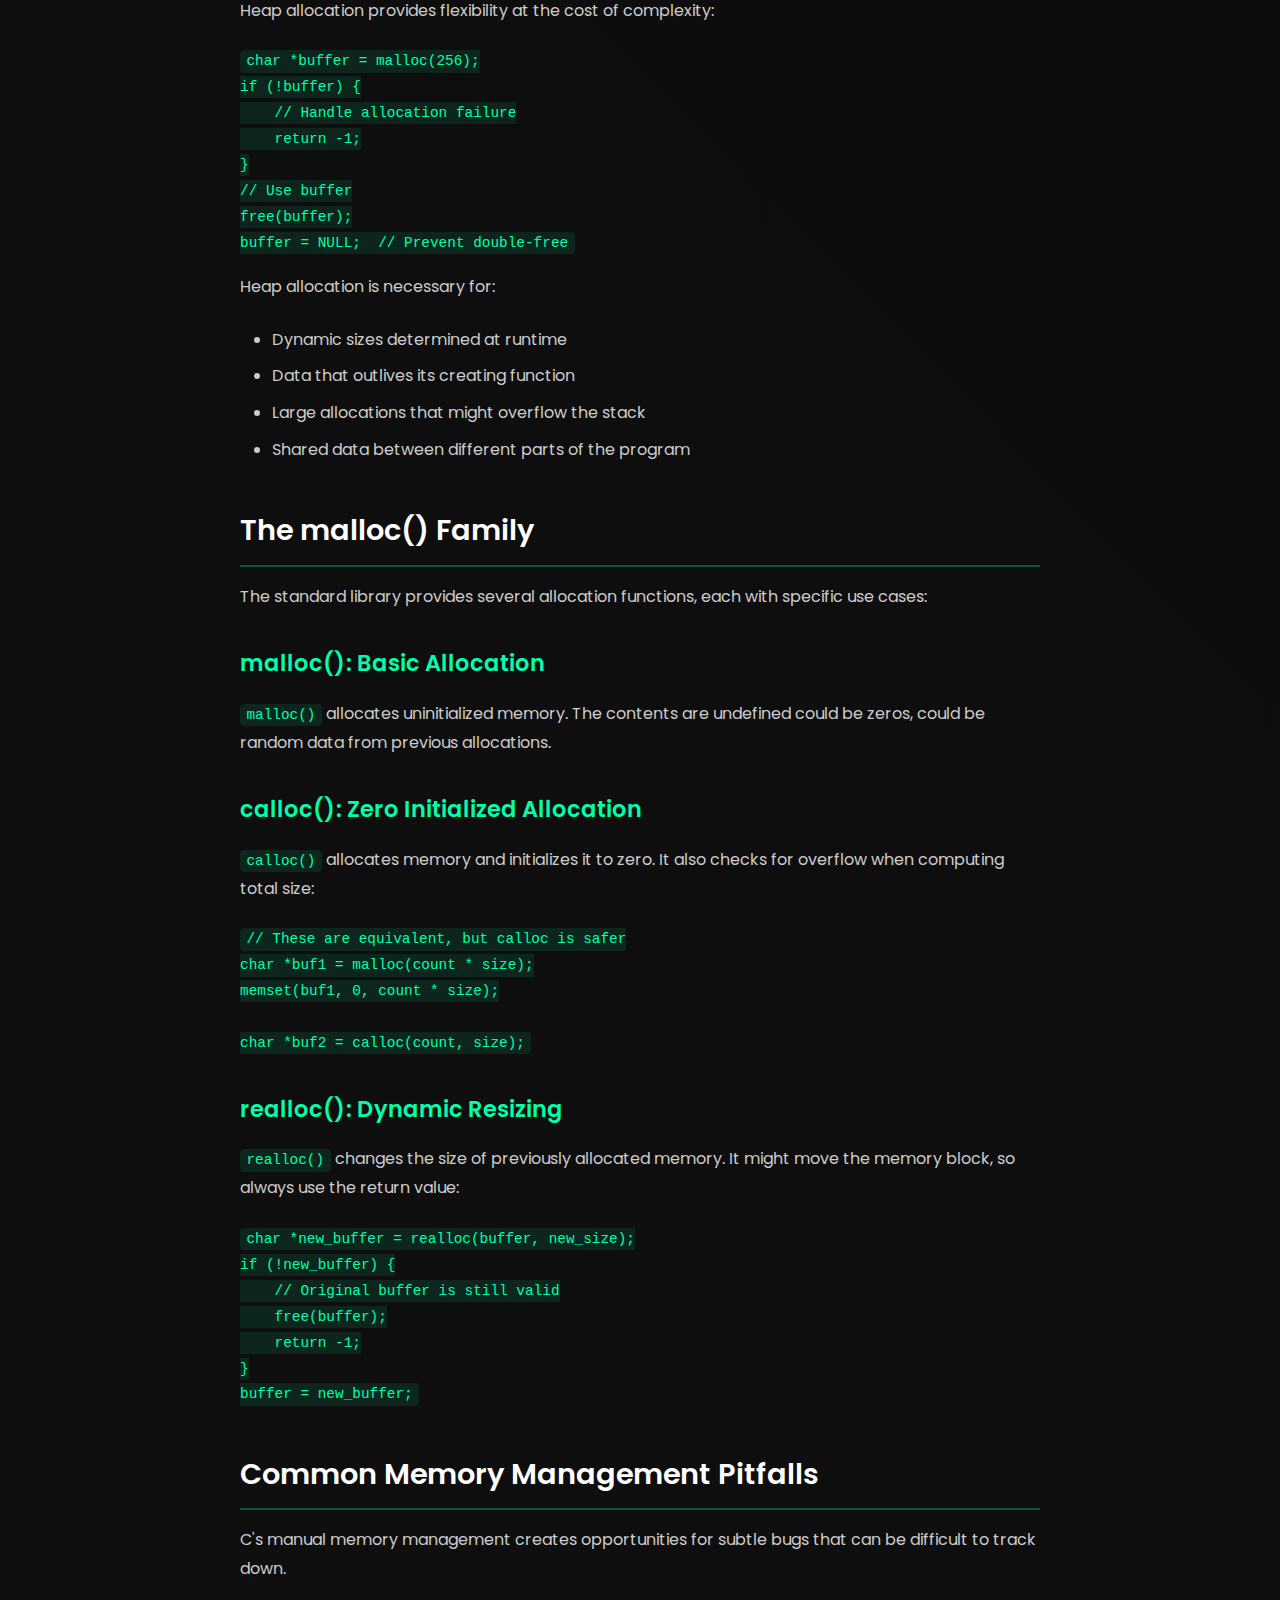
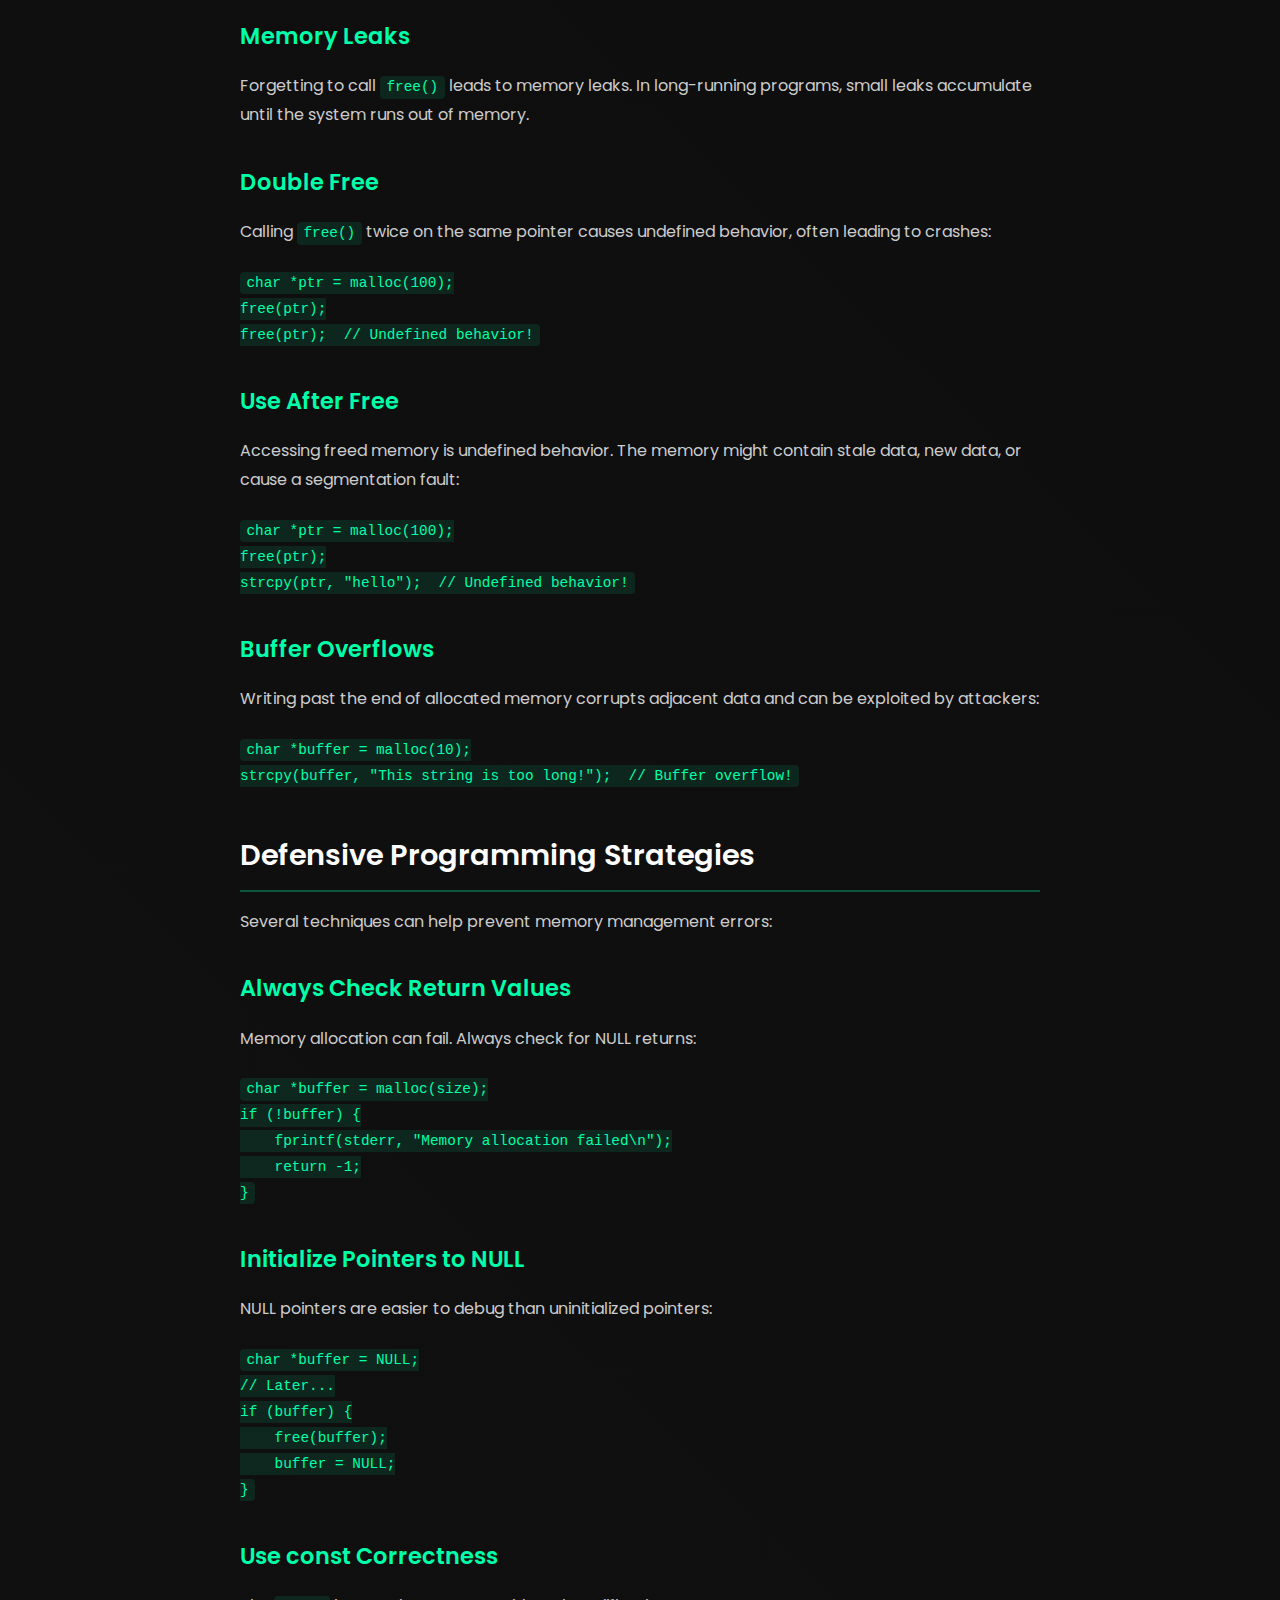
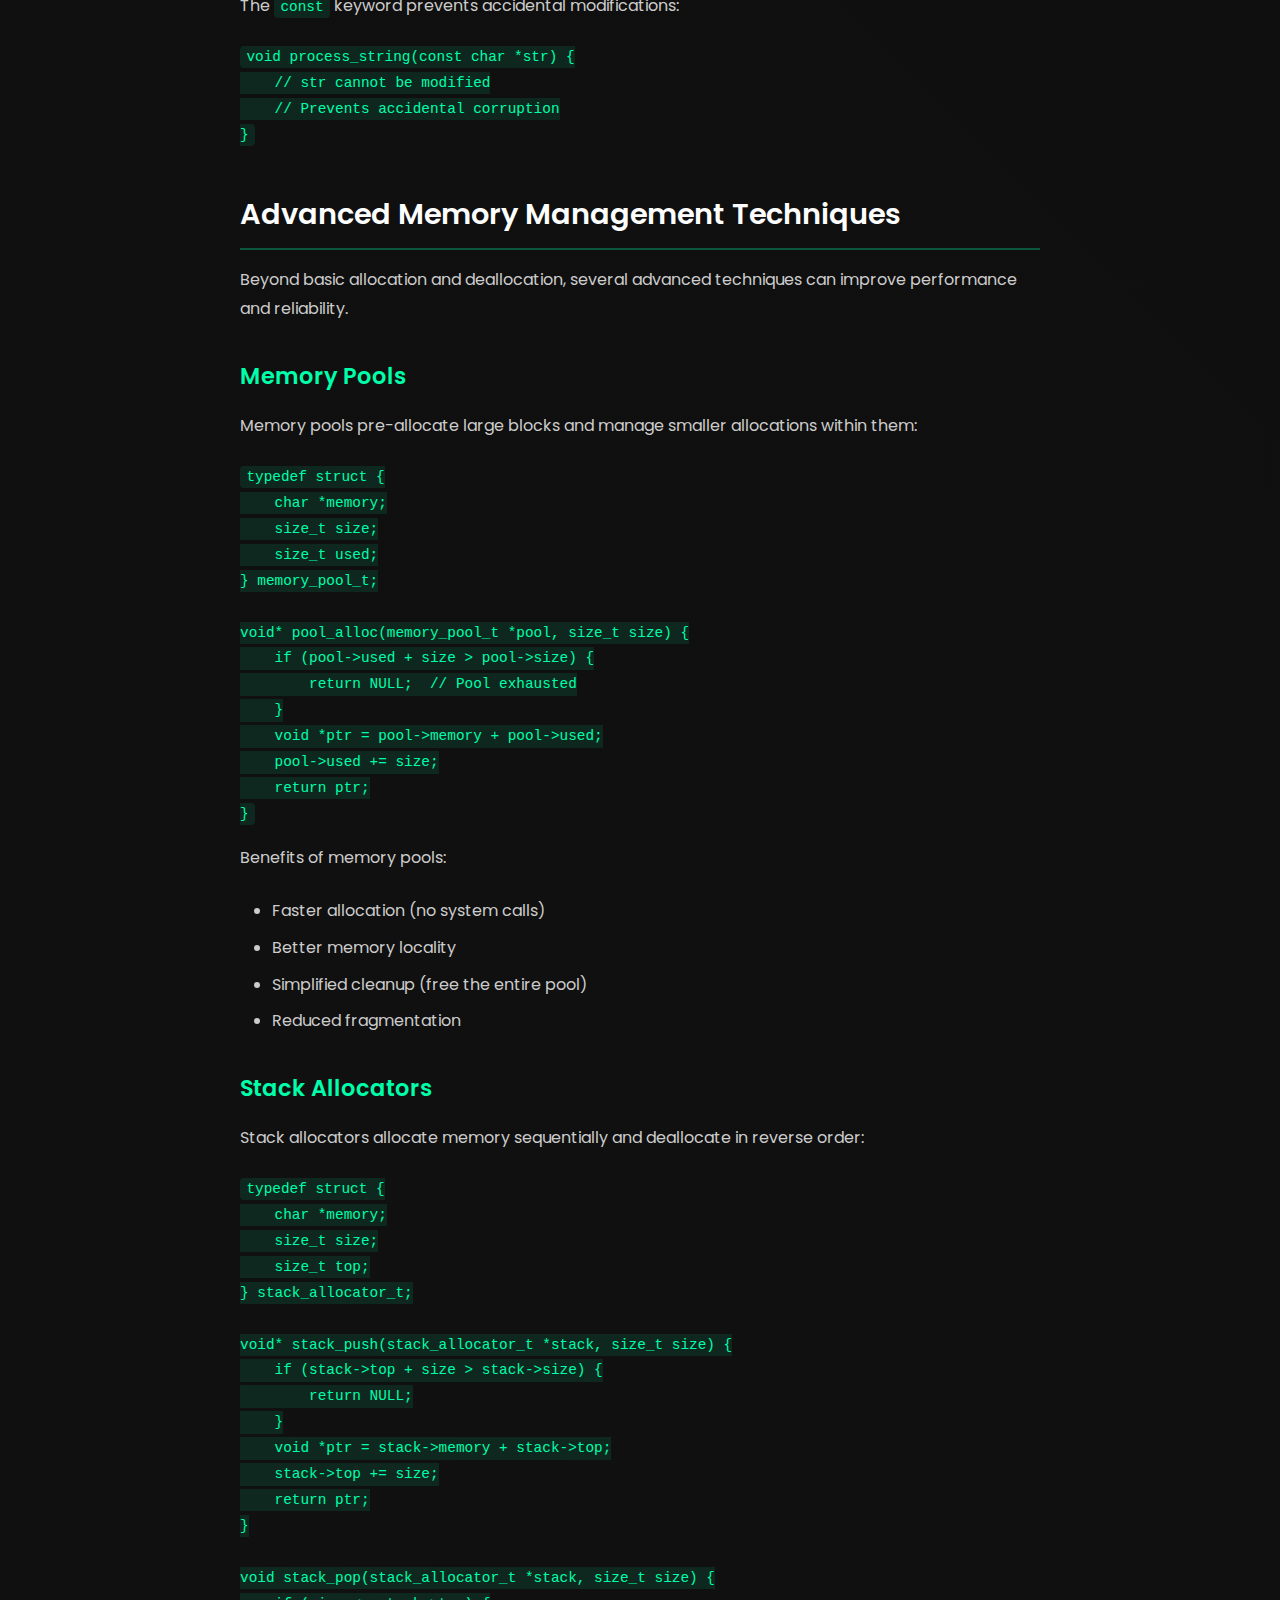
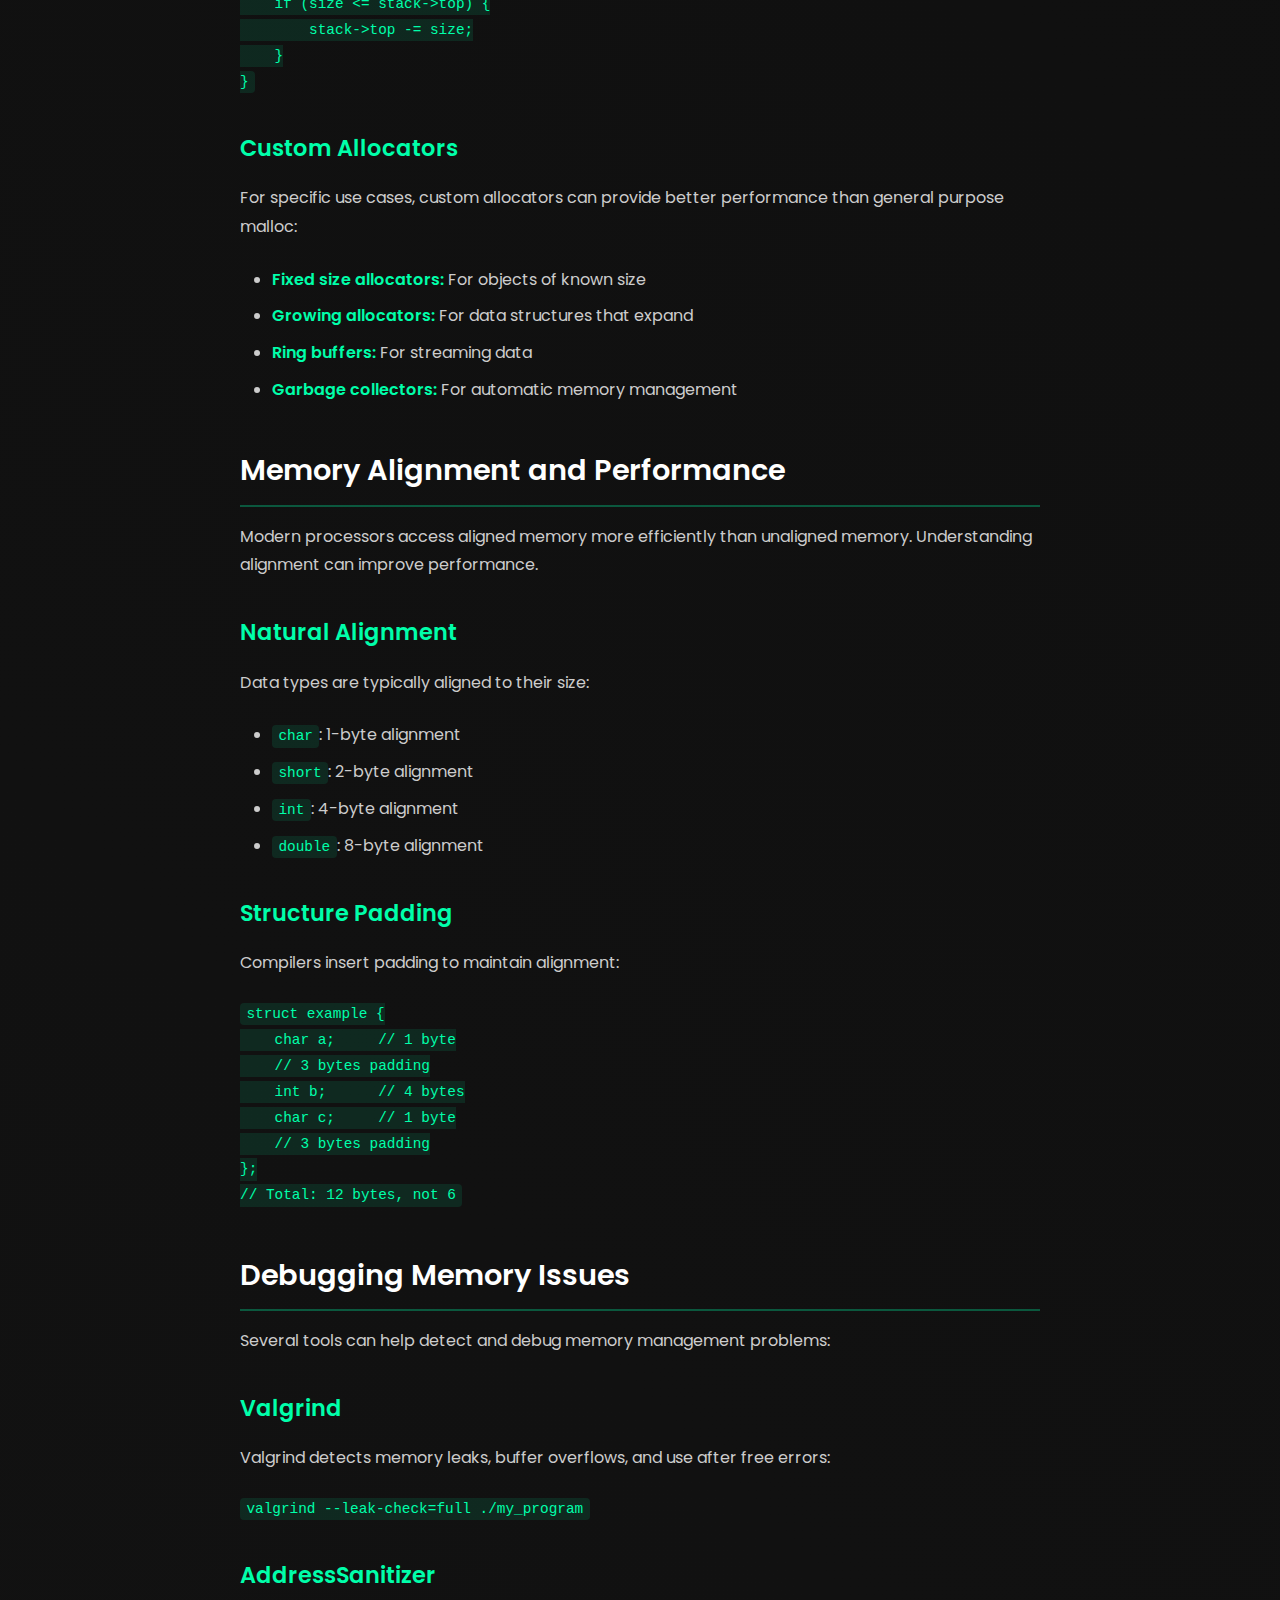
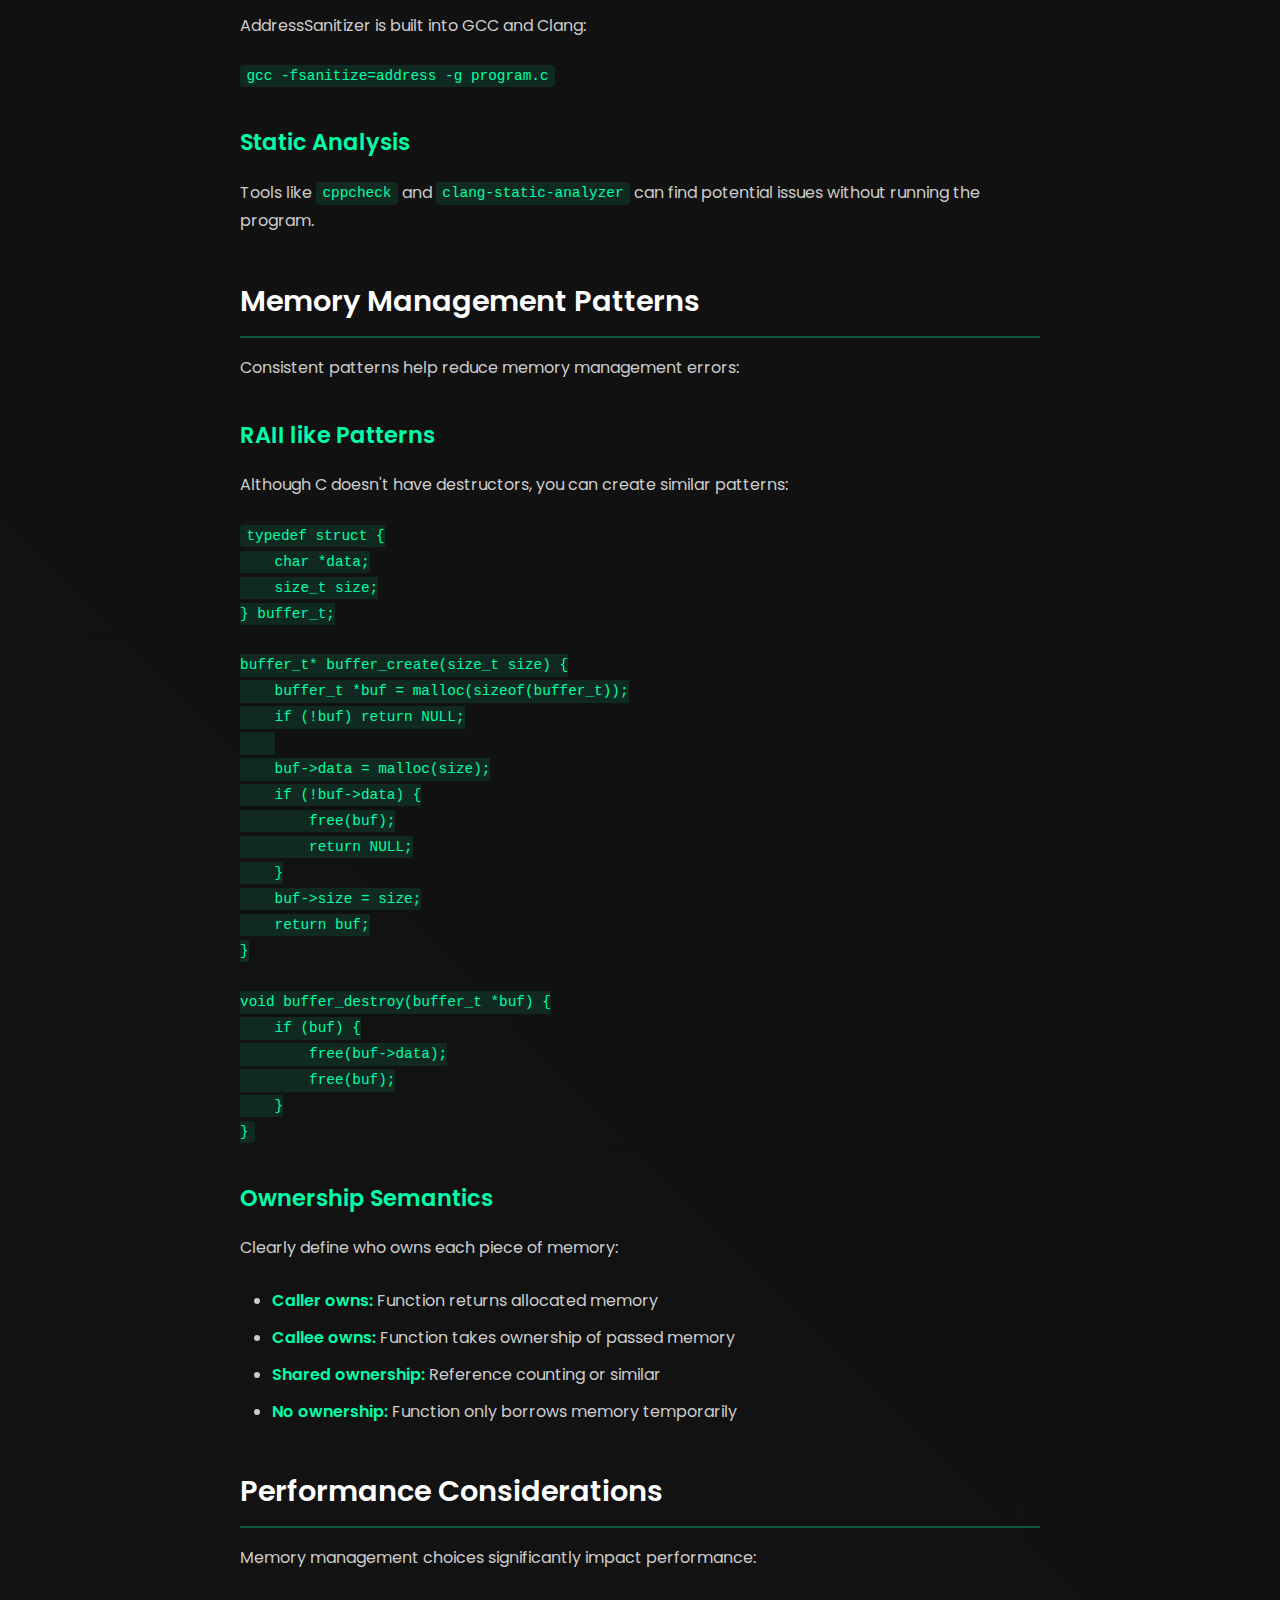
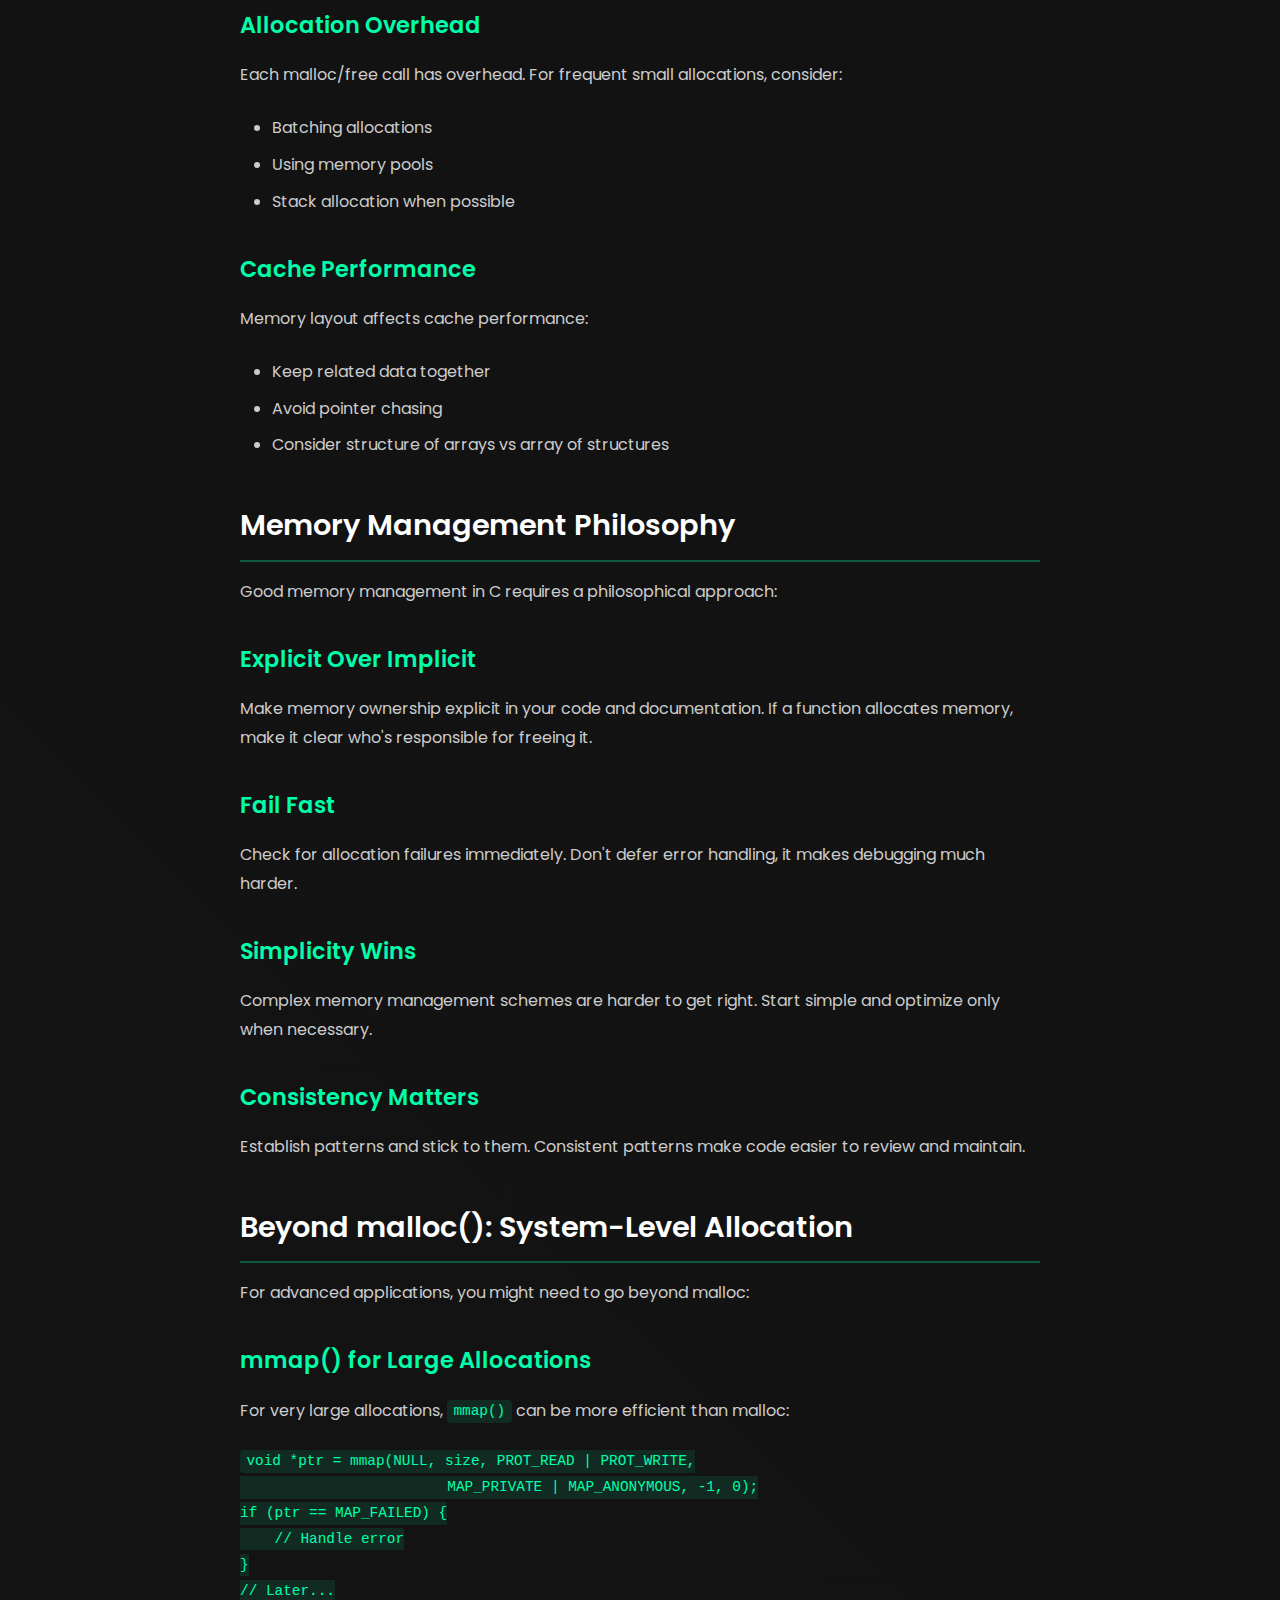
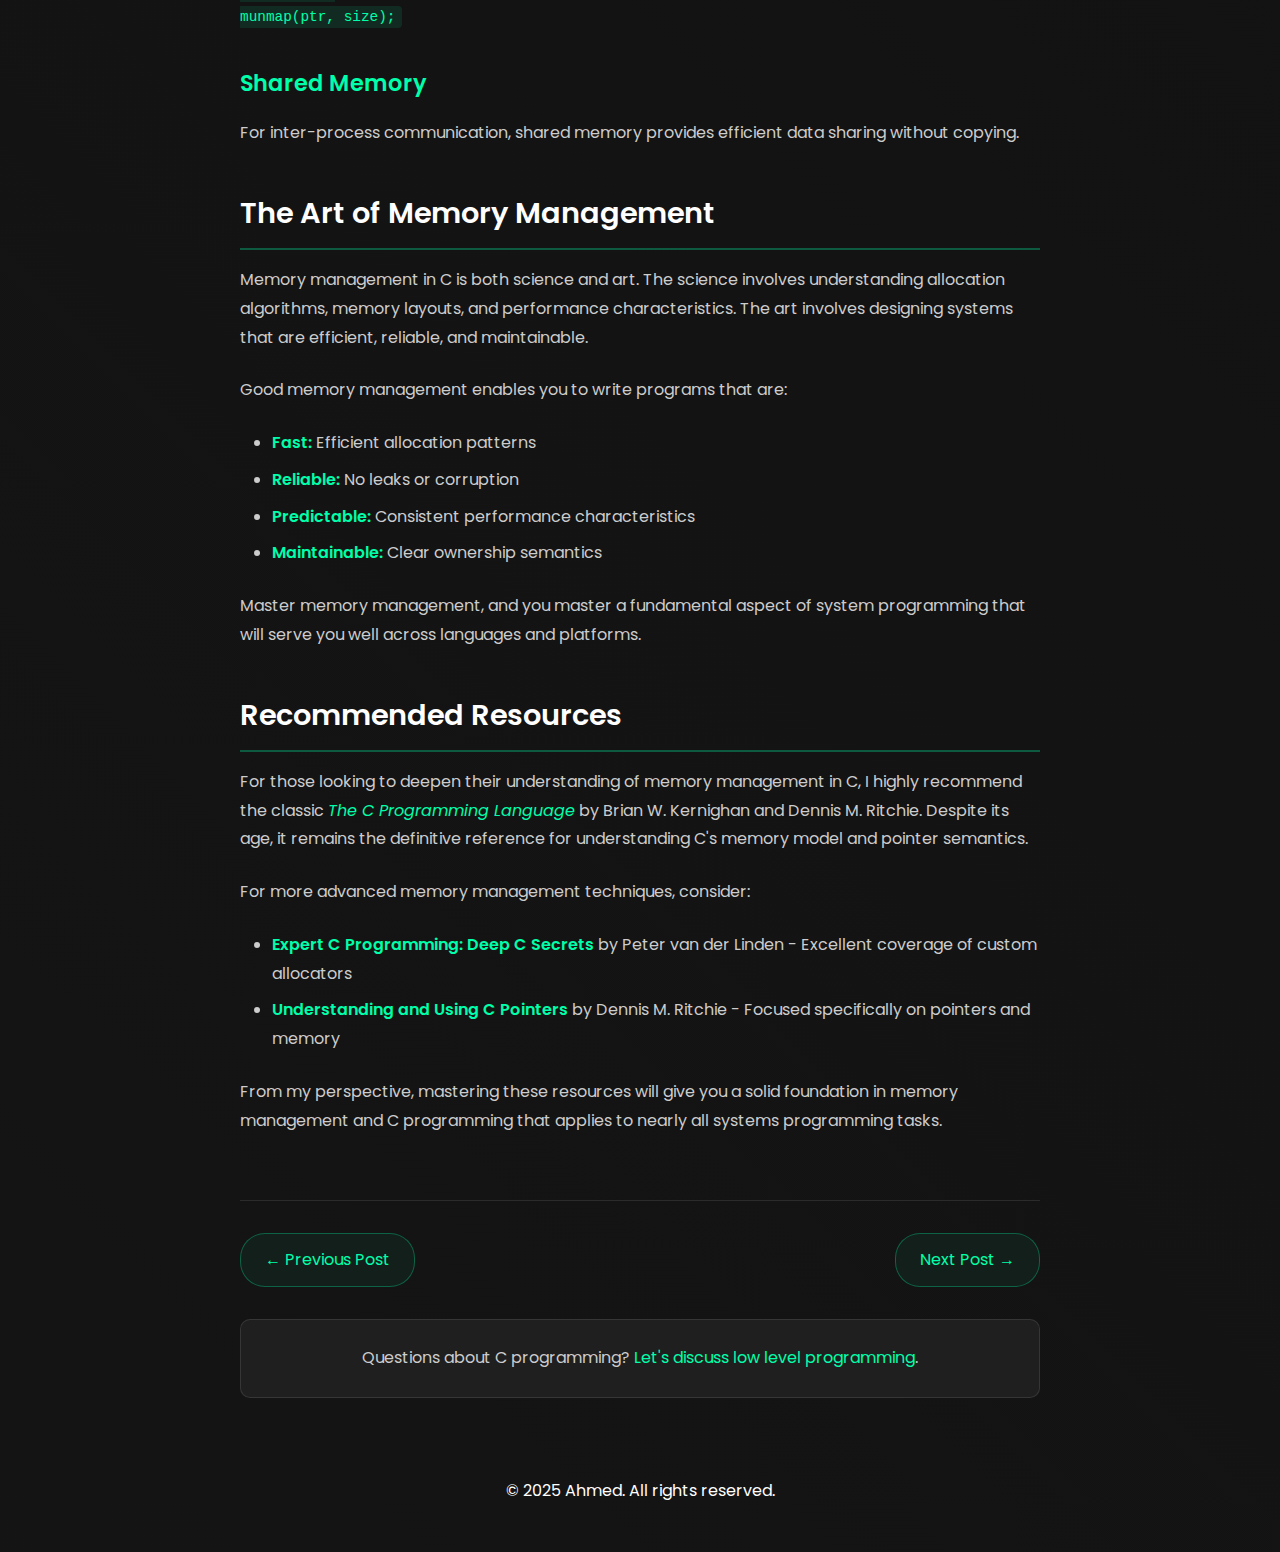
<file: blog/memory-management-c.html>
<!DOCTYPE html>
<html lang="en">
<head>
    <meta charset="UTF-8">
    <meta name="viewport" content="width=device-width, initial-scale=1.0">
    <title>Memory Management in C: Beyond malloc() and free() - Ahmed Khaled</title>
    <meta name="description" content="Understanding memory is understanding the machine. Dive deep into advanced memory management techniques, custom allocators, and the philosophy of owning your data.">
    
    <link rel="icon" href="../assets/images/favicon.png", sizes="16x16 32x32 48x48 64x64 128x128">
    <link rel="stylesheet" href="../css/style.css">
    <link rel="stylesheet" href="https://cdnjs.cloudflare.com/ajax/libs/font-awesome/6.4.0/css/all.min.css">
    <link href="https://fonts.googleapis.com/css2?family=Poppins:wght@300;400;600;700&display=swap" rel="stylesheet">
</head>
<body>
    <header>
        <nav>
            <div class="logo">:: X ::</div>
            <input type="checkbox" id="nav-toggle" class="nav-toggle">
            <label for="nav-toggle" class="hamburger">
                <div class="line1"></div>
                <div class="line2"></div>
                <div class="line3"></div>
            </label>
            <ul class="nav-links">
                <li><a href="../index.html">Home</a></li>
                <li><a href="../index.html#about">About</a></li>
                <li><a href="../index.html#projects">Projects</a></li>
                <li><a href="../index.html#skills">Skills</a></li>
                <li><a href="../blog.html">Blog</a></li>
                <li><a href="../certifications.html">Certifications</a></li>
                <li><a href="../index.html#contact">Contact</a></li>
                <li class="mobile-github-icon"><a href="https://github.com/theawakener0" target="_blank" rel="noopener noreferrer"><i class="fab fa-github"></i></a></li>
            </ul>
            <a href="https://github.com/theawakener0" target="_blank" rel="noopener noreferrer" class="desktop-github-icon"><i class="fab fa-github"></i></a>
        </nav>
    </header>

    <main>
        <article class="article-container">
            <div class="container">
                <div class="article-header">
                    <a href="../blog.html" class="back-link"><i class="fas fa-arrow-left"></i> Back to Blog</a>
                    <div class="article-meta">
                        <span class="article-date">November 8, 2024</span>
                        <span class="article-category">Development</span>
                    </div>
                    <h1>Memory Management in C: Beyond malloc() and free()</h1>
                    <div class="article-tags">
                        <span class="tag">C Programming</span>
                        <span class="tag">Memory</span>
                        <span class="tag">Performance</span>
                    </div>
                </div>

                <div class="article-content">
                    <p class="lead">Understanding memory is understanding the machine. Dive deep into advanced memory management techniques, custom allocators, and the philosophy of owning your data.</p>

                    <h2>The Memory Landscape</h2>
                    <p>In higher level languages, memory management is largely invisible. Garbage collectors, reference counting, and automatic resource management shield developers from the complexities of memory allocation and deallocation.</p>
                    
                    <p>C offers no such protection. Every byte you request, you must eventually return. Every pointer you dereference could be the one that crashes your program. This responsibility isn't a burden, it's power.</p>

                    <h2>Stack vs Heap: Choosing Your Battlefield</h2>
                    <p>Understanding when to use stack allocation versus heap allocation is fundamental to writing efficient C code.</p>

                    <h3>Stack Allocation: Fast and Automatic</h3>
                    <p>Stack allocation is fast, automatic, and scoped:</p>

                    <pre><code>void function() {
    char buffer[256];  // Stack allocated
    // Automatically freed when function returns
}</code></pre>

                    <p>Stack allocation works well for:</p>
                    <ul>
                        <li>Fixed size data with known lifetimes</li>
                        <li>Local variables that don't outlive their scope</li>
                        <li>Small to medium sized allocations</li>
                        <li>Performance critical code paths</li>
                    </ul>

                    <h3>Heap Allocation: Flexible but Complex</h3>
                    <p>Heap allocation provides flexibility at the cost of complexity:</p>

                    <pre><code>char *buffer = malloc(256);
if (!buffer) {
    // Handle allocation failure
    return -1;
}
// Use buffer
free(buffer);
buffer = NULL;  // Prevent double-free</code></pre>

                    <p>Heap allocation is necessary for:</p>
                    <ul>
                        <li>Dynamic sizes determined at runtime</li>
                        <li>Data that outlives its creating function</li>
                        <li>Large allocations that might overflow the stack</li>
                        <li>Shared data between different parts of the program</li>
                    </ul>

                    <h2>The malloc() Family</h2>
                    <p>The standard library provides several allocation functions, each with specific use cases:</p>

                    <h3>malloc(): Basic Allocation</h3>
                    <p><code>malloc()</code> allocates uninitialized memory. The contents are undefined could be zeros, could be random data from previous allocations.</p>

                    <h3>calloc(): Zero Initialized Allocation</h3>
                    <p><code>calloc()</code> allocates memory and initializes it to zero. It also checks for overflow when computing total size:</p>

                    <pre><code>// These are equivalent, but calloc is safer
char *buf1 = malloc(count * size);
memset(buf1, 0, count * size);

char *buf2 = calloc(count, size);</code></pre>

                    <h3>realloc(): Dynamic Resizing</h3>
                    <p><code>realloc()</code> changes the size of previously allocated memory. It might move the memory block, so always use the return value:</p>

                    <pre><code>char *new_buffer = realloc(buffer, new_size);
if (!new_buffer) {
    // Original buffer is still valid
    free(buffer);
    return -1;
}
buffer = new_buffer;</code></pre>

                    <h2>Common Memory Management Pitfalls</h2>
                    <p>C's manual memory management creates opportunities for subtle bugs that can be difficult to track down.</p>

                    <h3>Memory Leaks</h3>
                    <p>Forgetting to call <code>free()</code> leads to memory leaks. In long-running programs, small leaks accumulate until the system runs out of memory.</p>

                    <h3>Double Free</h3>
                    <p>Calling <code>free()</code> twice on the same pointer causes undefined behavior, often leading to crashes:</p>

                    <pre><code>char *ptr = malloc(100);
free(ptr);
free(ptr);  // Undefined behavior!</code></pre>

                    <h3>Use After Free</h3>
                    <p>Accessing freed memory is undefined behavior. The memory might contain stale data, new data, or cause a segmentation fault:</p>

                    <pre><code>char *ptr = malloc(100);
free(ptr);
strcpy(ptr, "hello");  // Undefined behavior!</code></pre>

                    <h3>Buffer Overflows</h3>
                    <p>Writing past the end of allocated memory corrupts adjacent data and can be exploited by attackers:</p>

                    <pre><code>char *buffer = malloc(10);
strcpy(buffer, "This string is too long!");  // Buffer overflow!</code></pre>

                    <h2>Defensive Programming Strategies</h2>
                    <p>Several techniques can help prevent memory management errors:</p>

                    <h3>Always Check Return Values</h3>
                    <p>Memory allocation can fail. Always check for NULL returns:</p>

                    <pre><code>char *buffer = malloc(size);
if (!buffer) {
    fprintf(stderr, "Memory allocation failed\n");
    return -1;
}</code></pre>

                    <h3>Initialize Pointers to NULL</h3>
                    <p>NULL pointers are easier to debug than uninitialized pointers:</p>

                    <pre><code>char *buffer = NULL;
// Later...
if (buffer) {
    free(buffer);
    buffer = NULL;
}</code></pre>

                    <h3>Use const Correctness</h3>
                    <p>The <code>const</code> keyword prevents accidental modifications:</p>

                    <pre><code>void process_string(const char *str) {
    // str cannot be modified
    // Prevents accidental corruption
}</code></pre>

                    <h2>Advanced Memory Management Techniques</h2>
                    <p>Beyond basic allocation and deallocation, several advanced techniques can improve performance and reliability.</p>

                    <h3>Memory Pools</h3>
                    <p>Memory pools pre-allocate large blocks and manage smaller allocations within them:</p>

                    <pre><code>typedef struct {
    char *memory;
    size_t size;
    size_t used;
} memory_pool_t;

void* pool_alloc(memory_pool_t *pool, size_t size) {
    if (pool->used + size > pool->size) {
        return NULL;  // Pool exhausted
    }
    void *ptr = pool->memory + pool->used;
    pool->used += size;
    return ptr;
}</code></pre>

                    <p>Benefits of memory pools:</p>
                    <ul>
                        <li>Faster allocation (no system calls)</li>
                        <li>Better memory locality</li>
                        <li>Simplified cleanup (free the entire pool)</li>
                        <li>Reduced fragmentation</li>
                    </ul>

                    <h3>Stack Allocators</h3>
                    <p>Stack allocators allocate memory sequentially and deallocate in reverse order:</p>

                    <pre><code>typedef struct {
    char *memory;
    size_t size;
    size_t top;
} stack_allocator_t;

void* stack_push(stack_allocator_t *stack, size_t size) {
    if (stack->top + size > stack->size) {
        return NULL;
    }
    void *ptr = stack->memory + stack->top;
    stack->top += size;
    return ptr;
}

void stack_pop(stack_allocator_t *stack, size_t size) {
    if (size <= stack->top) {
        stack->top -= size;
    }
}</code></pre>

                    <h3>Custom Allocators</h3>
                    <p>For specific use cases, custom allocators can provide better performance than general purpose malloc:</p>

                    <ul>
                        <li><strong>Fixed size allocators:</strong> For objects of known size</li>
                        <li><strong>Growing allocators:</strong> For data structures that expand</li>
                        <li><strong>Ring buffers:</strong> For streaming data</li>
                        <li><strong>Garbage collectors:</strong> For automatic memory management</li>
                    </ul>

                    <h2>Memory Alignment and Performance</h2>
                    <p>Modern processors access aligned memory more efficiently than unaligned memory. Understanding alignment can improve performance.</p>

                    <h3>Natural Alignment</h3>
                    <p>Data types are typically aligned to their size:</p>
                    <ul>
                        <li><code>char</code>: 1-byte alignment</li>
                        <li><code>short</code>: 2-byte alignment</li>
                        <li><code>int</code>: 4-byte alignment</li>
                        <li><code>double</code>: 8-byte alignment</li>
                    </ul>

                    <h3>Structure Padding</h3>
                    <p>Compilers insert padding to maintain alignment:</p>

                    <pre><code>struct example {
    char a;     // 1 byte
    // 3 bytes padding
    int b;      // 4 bytes
    char c;     // 1 byte
    // 3 bytes padding
};
// Total: 12 bytes, not 6</code></pre>

                    <h2>Debugging Memory Issues</h2>
                    <p>Several tools can help detect and debug memory management problems:</p>

                    <h3>Valgrind</h3>
                    <p>Valgrind detects memory leaks, buffer overflows, and use after free errors:</p>

                    <pre><code>valgrind --leak-check=full ./my_program</code></pre>

                    <h3>AddressSanitizer</h3>
                    <p>AddressSanitizer is built into GCC and Clang:</p>

                    <pre><code>gcc -fsanitize=address -g program.c</code></pre>

                    <h3>Static Analysis</h3>
                    <p>Tools like <code>cppcheck</code> and <code>clang-static-analyzer</code> can find potential issues without running the program.</p>

                    <h2>Memory Management Patterns</h2>
                    <p>Consistent patterns help reduce memory management errors:</p>

                    <h3>RAII like Patterns</h3>
                    <p>Although C doesn't have destructors, you can create similar patterns:</p>

                    <pre><code>typedef struct {
    char *data;
    size_t size;
} buffer_t;

buffer_t* buffer_create(size_t size) {
    buffer_t *buf = malloc(sizeof(buffer_t));
    if (!buf) return NULL;
    
    buf->data = malloc(size);
    if (!buf->data) {
        free(buf);
        return NULL;
    }
    buf->size = size;
    return buf;
}

void buffer_destroy(buffer_t *buf) {
    if (buf) {
        free(buf->data);
        free(buf);
    }
}</code></pre>

                    <h3>Ownership Semantics</h3>
                    <p>Clearly define who owns each piece of memory:</p>

                    <ul>
                        <li><strong>Caller owns:</strong> Function returns allocated memory</li>
                        <li><strong>Callee owns:</strong> Function takes ownership of passed memory</li>
                        <li><strong>Shared ownership:</strong> Reference counting or similar</li>
                        <li><strong>No ownership:</strong> Function only borrows memory temporarily</li>
                    </ul>

                    <h2>Performance Considerations</h2>
                    <p>Memory management choices significantly impact performance:</p>

                    <h3>Allocation Overhead</h3>
                    <p>Each malloc/free call has overhead. For frequent small allocations, consider:</p>
                    <ul>
                        <li>Batching allocations</li>
                        <li>Using memory pools</li>
                        <li>Stack allocation when possible</li>
                    </ul>

                    <h3>Cache Performance</h3>
                    <p>Memory layout affects cache performance:</p>
                    <ul>
                        <li>Keep related data together</li>
                        <li>Avoid pointer chasing</li>
                        <li>Consider structure of arrays vs array of structures</li>
                    </ul>

                    <h2>Memory Management Philosophy</h2>
                    <p>Good memory management in C requires a philosophical approach:</p>

                    <h3>Explicit Over Implicit</h3>
                    <p>Make memory ownership explicit in your code and documentation. If a function allocates memory, make it clear who's responsible for freeing it.</p>

                    <h3>Fail Fast</h3>
                    <p>Check for allocation failures immediately. Don't defer error handling, it makes debugging much harder.</p>

                    <h3>Simplicity Wins</h3>
                    <p>Complex memory management schemes are harder to get right. Start simple and optimize only when necessary.</p>

                    <h3>Consistency Matters</h3>
                    <p>Establish patterns and stick to them. Consistent patterns make code easier to review and maintain.</p>

                    <h2>Beyond malloc(): System-Level Allocation</h2>
                    <p>For advanced applications, you might need to go beyond malloc:</p>

                    <h3>mmap() for Large Allocations</h3>
                    <p>For very large allocations, <code>mmap()</code> can be more efficient than malloc:</p>

                    <pre><code>void *ptr = mmap(NULL, size, PROT_READ | PROT_WRITE,
                        MAP_PRIVATE | MAP_ANONYMOUS, -1, 0);
if (ptr == MAP_FAILED) {
    // Handle error
}
// Later...
munmap(ptr, size);</code></pre>

                    <h3>Shared Memory</h3>
                    <p>For inter-process communication, shared memory provides efficient data sharing without copying.</p>

                    <h2>The Art of Memory Management</h2>
                    <p>Memory management in C is both science and art. The science involves understanding allocation algorithms, memory layouts, and performance characteristics. The art involves designing systems that are efficient, reliable, and maintainable.</p>

                    <p>Good memory management enables you to write programs that are:</p>
                    <ul>
                        <li><strong>Fast:</strong> Efficient allocation patterns</li>
                        <li><strong>Reliable:</strong> No leaks or corruption</li>
                        <li><strong>Predictable:</strong> Consistent performance characteristics</li>
                        <li><strong>Maintainable:</strong> Clear ownership semantics</li>
                    </ul>

                    <p>Master memory management, and you master a fundamental aspect of system programming that will serve you well across languages and platforms.</p>

                    <h2>Recommended Resources</h2>
                    <p>For those looking to deepen their understanding of memory management in C, I highly recommend the classic <em><a href="https://www.amazon.com/Programming-Language-2nd-Brian-Kernighan/dp/0131103628/ref=sr_1_1" style="color:#00ffaa; text-decoration:none;">The C Programming Language</a></em> by Brian W. Kernighan and Dennis M. Ritchie. Despite its age, it remains the definitive reference for understanding C's memory model and pointer semantics.</p>
                    
                    <p>For more advanced memory management techniques, consider:</p>
                    <ul>
                        <li><strong><a href="https://www.amazon.com/Expert-Programming-Peter-van-Linden/dp/0131774298/ref=sr_1_1" style="color:#00ffaa; text-decoration:none;">Expert C Programming: Deep C Secrets</a></strong> by Peter van der Linden - Excellent coverage of custom allocators</li>
                        <li><strong><a href="https://www.amazon.com/Understanding-Using-Pointers-Techniques-Management/dp/1449344186/ref=sr_1_1" style="color:#00ffaa; text-decoration:none;">Understanding and Using C Pointers</a></strong> by Dennis M. Ritchie - Focused specifically on pointers and memory</li>
                    </ul>
                    
                    <p>From my perspective, mastering these resources will give you a solid foundation in memory management and C programming that applies to nearly all systems programming tasks.</p>

                    <div class="article-footer">
                        <div class="article-nav">
                            <a href="network-reconnaissance.html" class="nav-link">← Previous Post</a>
                            <a href="buffer-overflows.html" class="nav-link">Next Post →</a>
                        </div>
                        
                        <div class="article-share">
                            <p>Questions about C programming? <a href="mailto:ahmedkhaledahmed009@gmail.com">Let's discuss low level programming</a>.</p>
                        </div>
                    </div>
                </div>
            </div>
        </article>
    </main>

    <footer>
        <p>&copy; 2025 Ahmed. All rights reserved.</p>
    </footer>
</body>
</html>
</file>
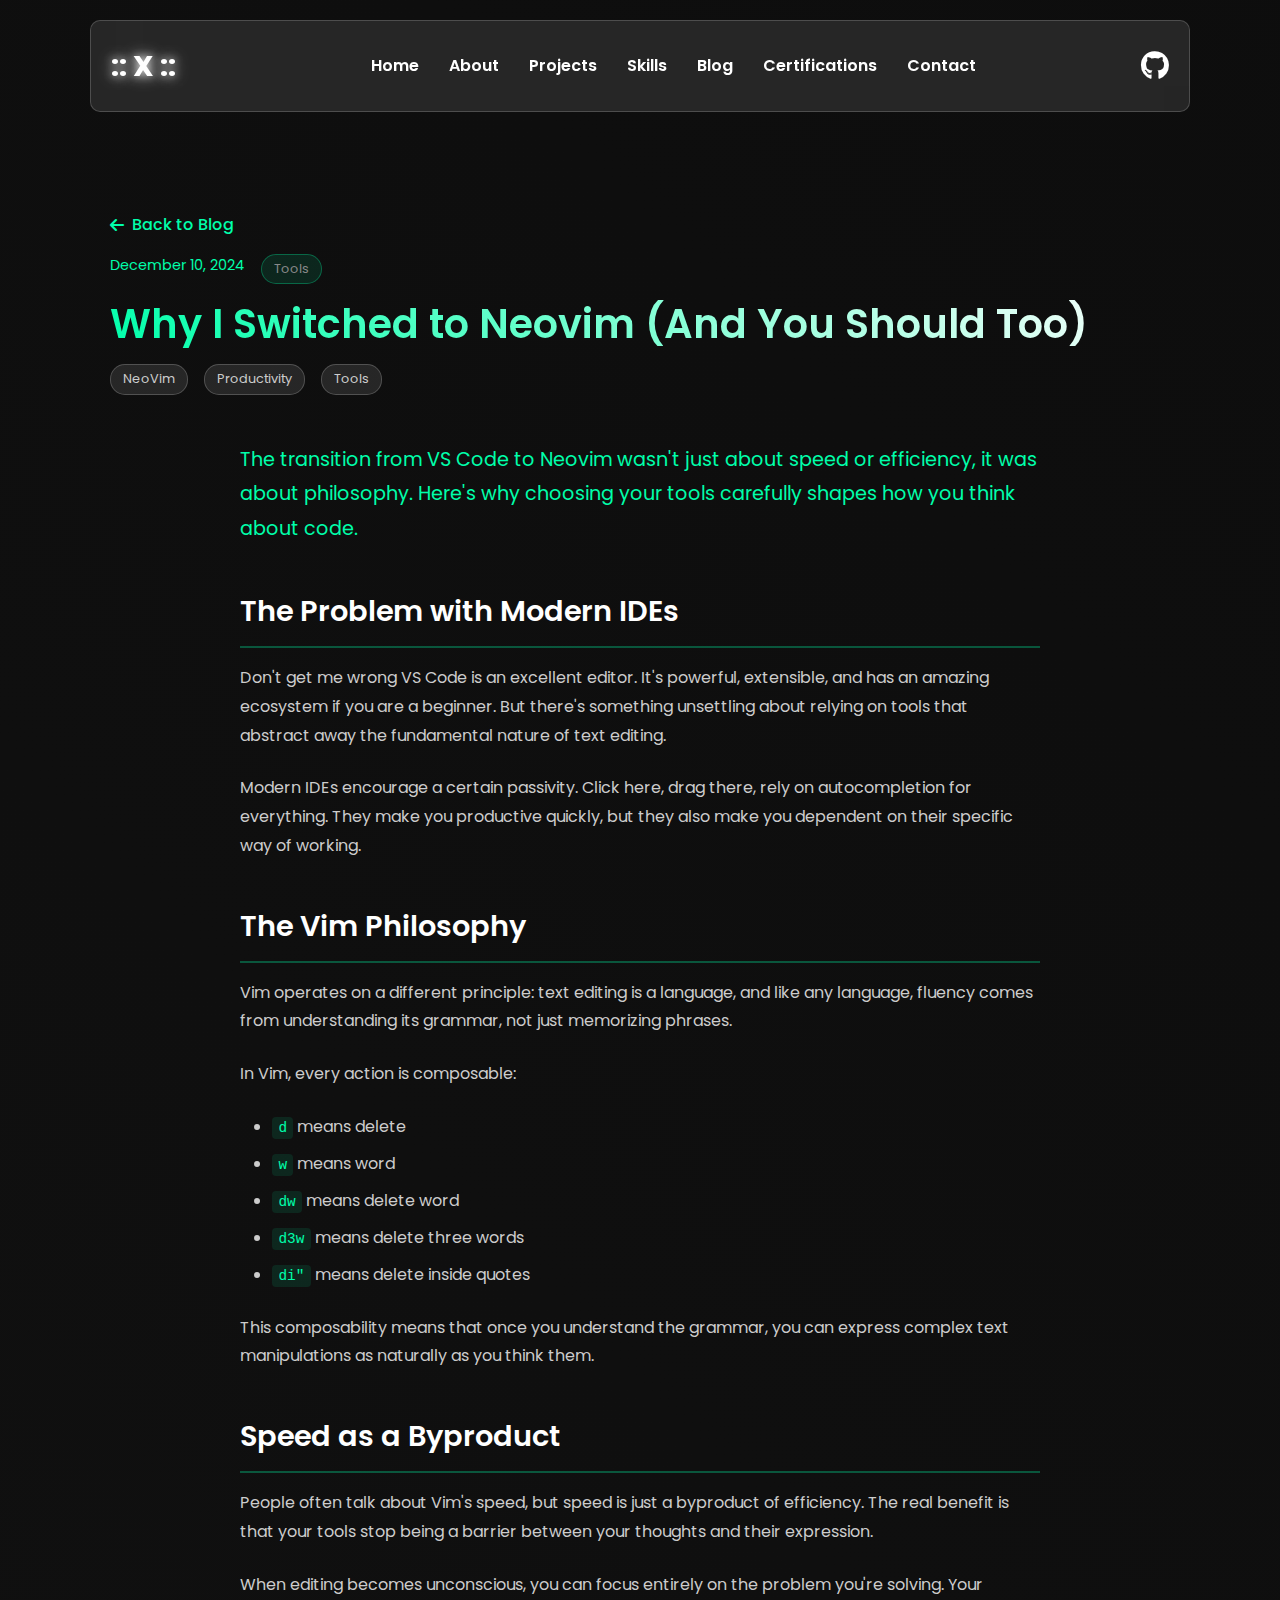
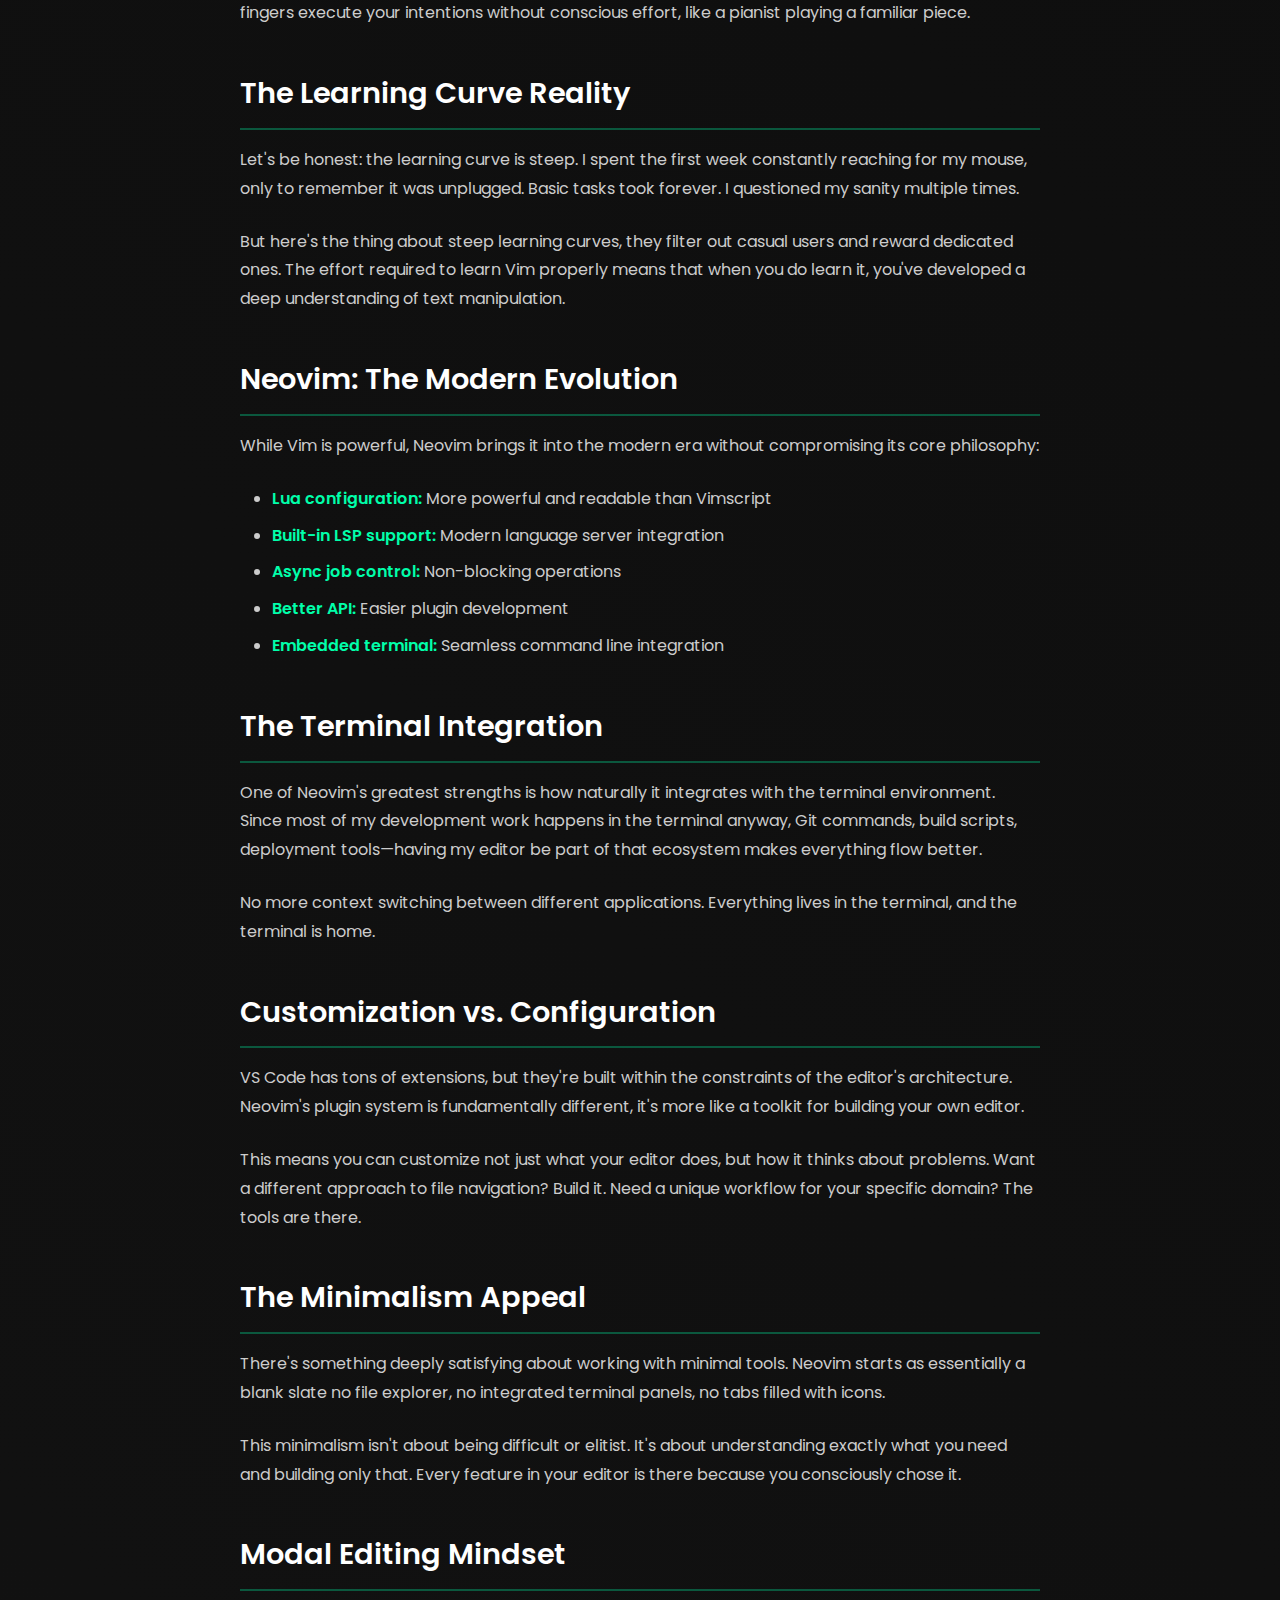
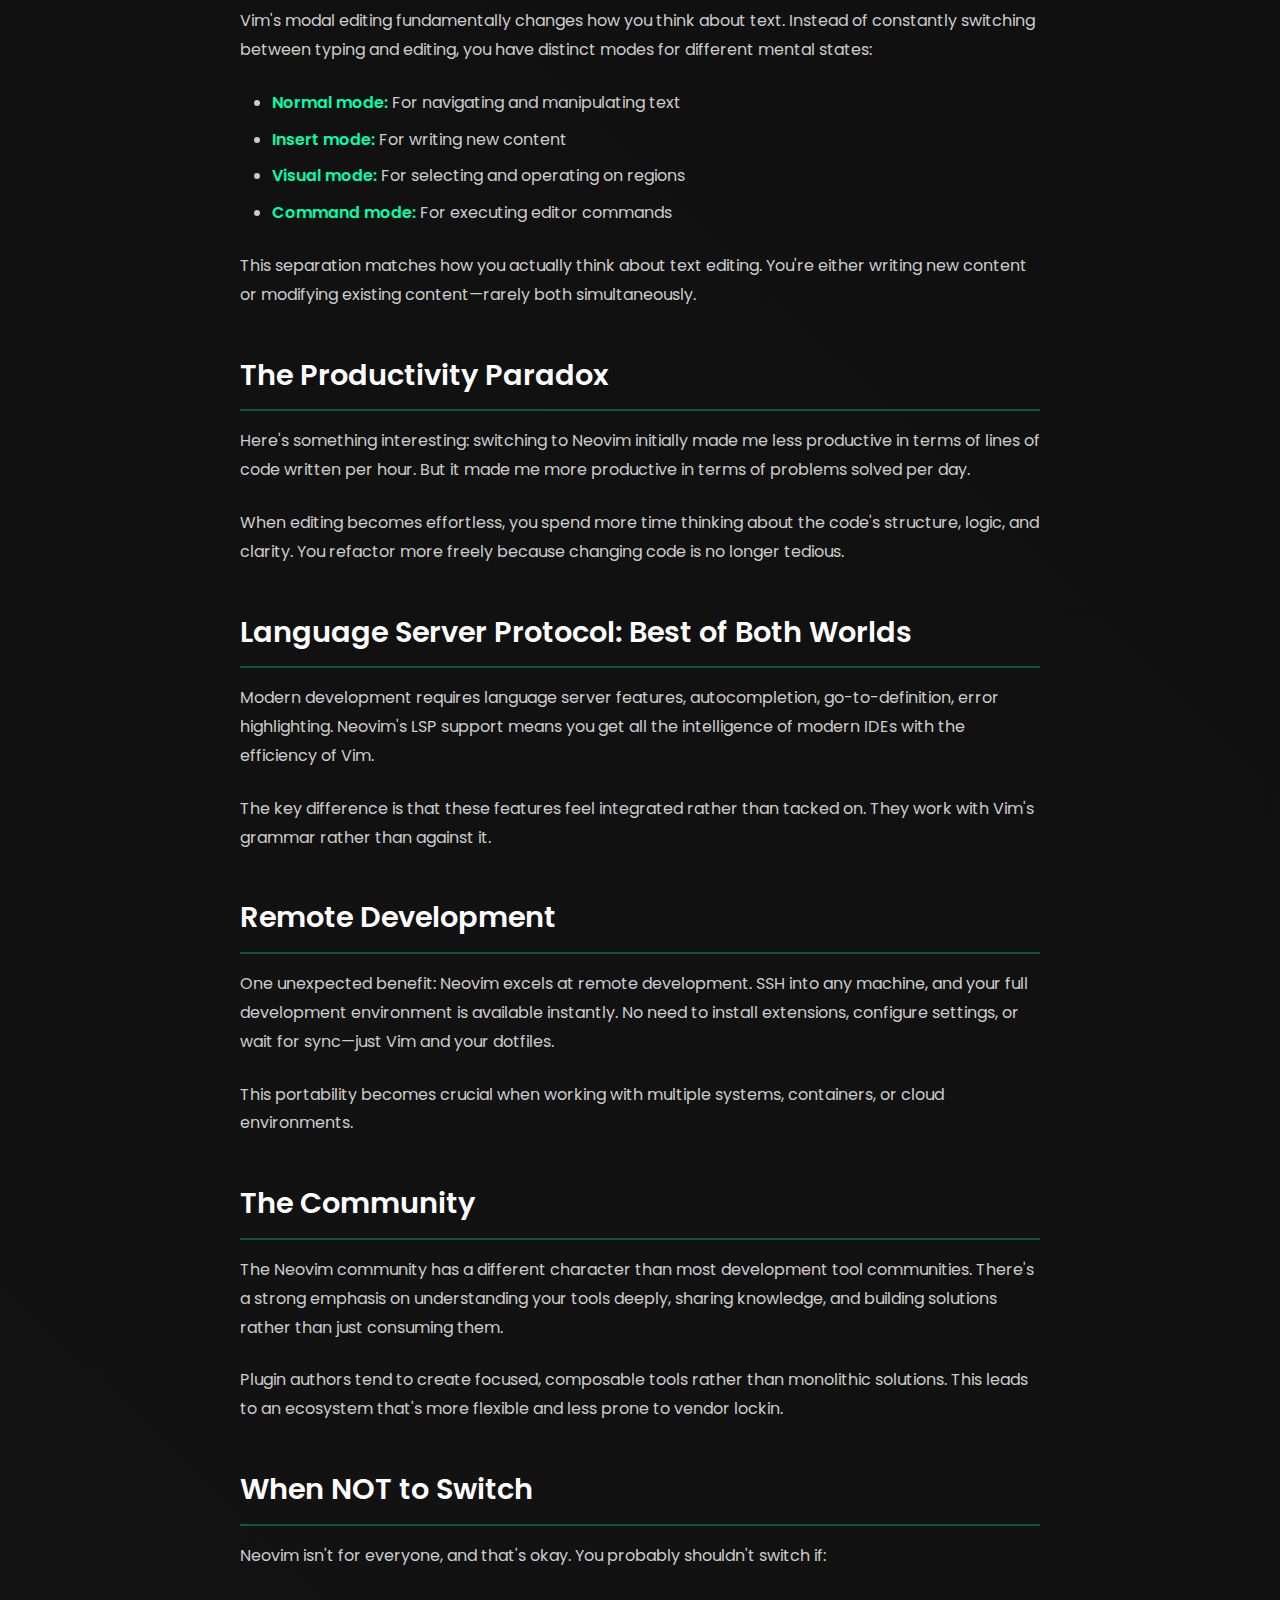
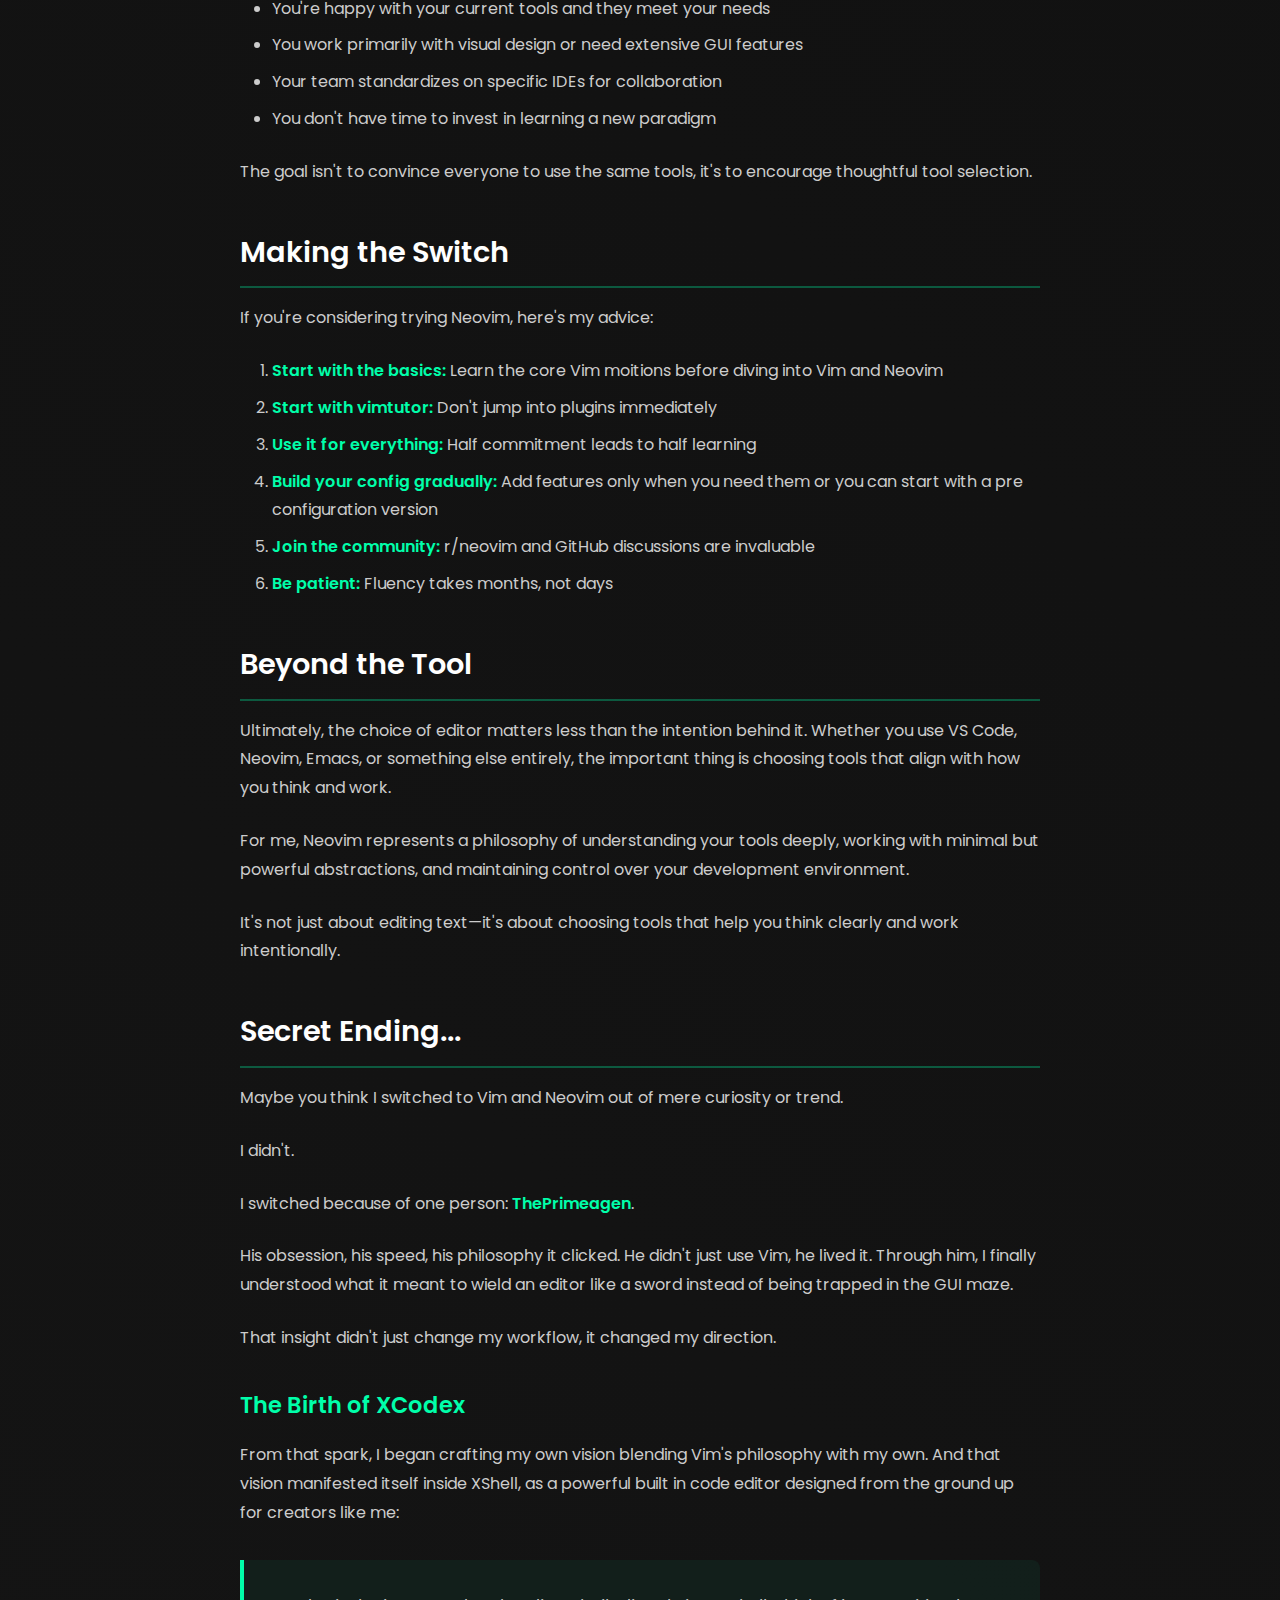
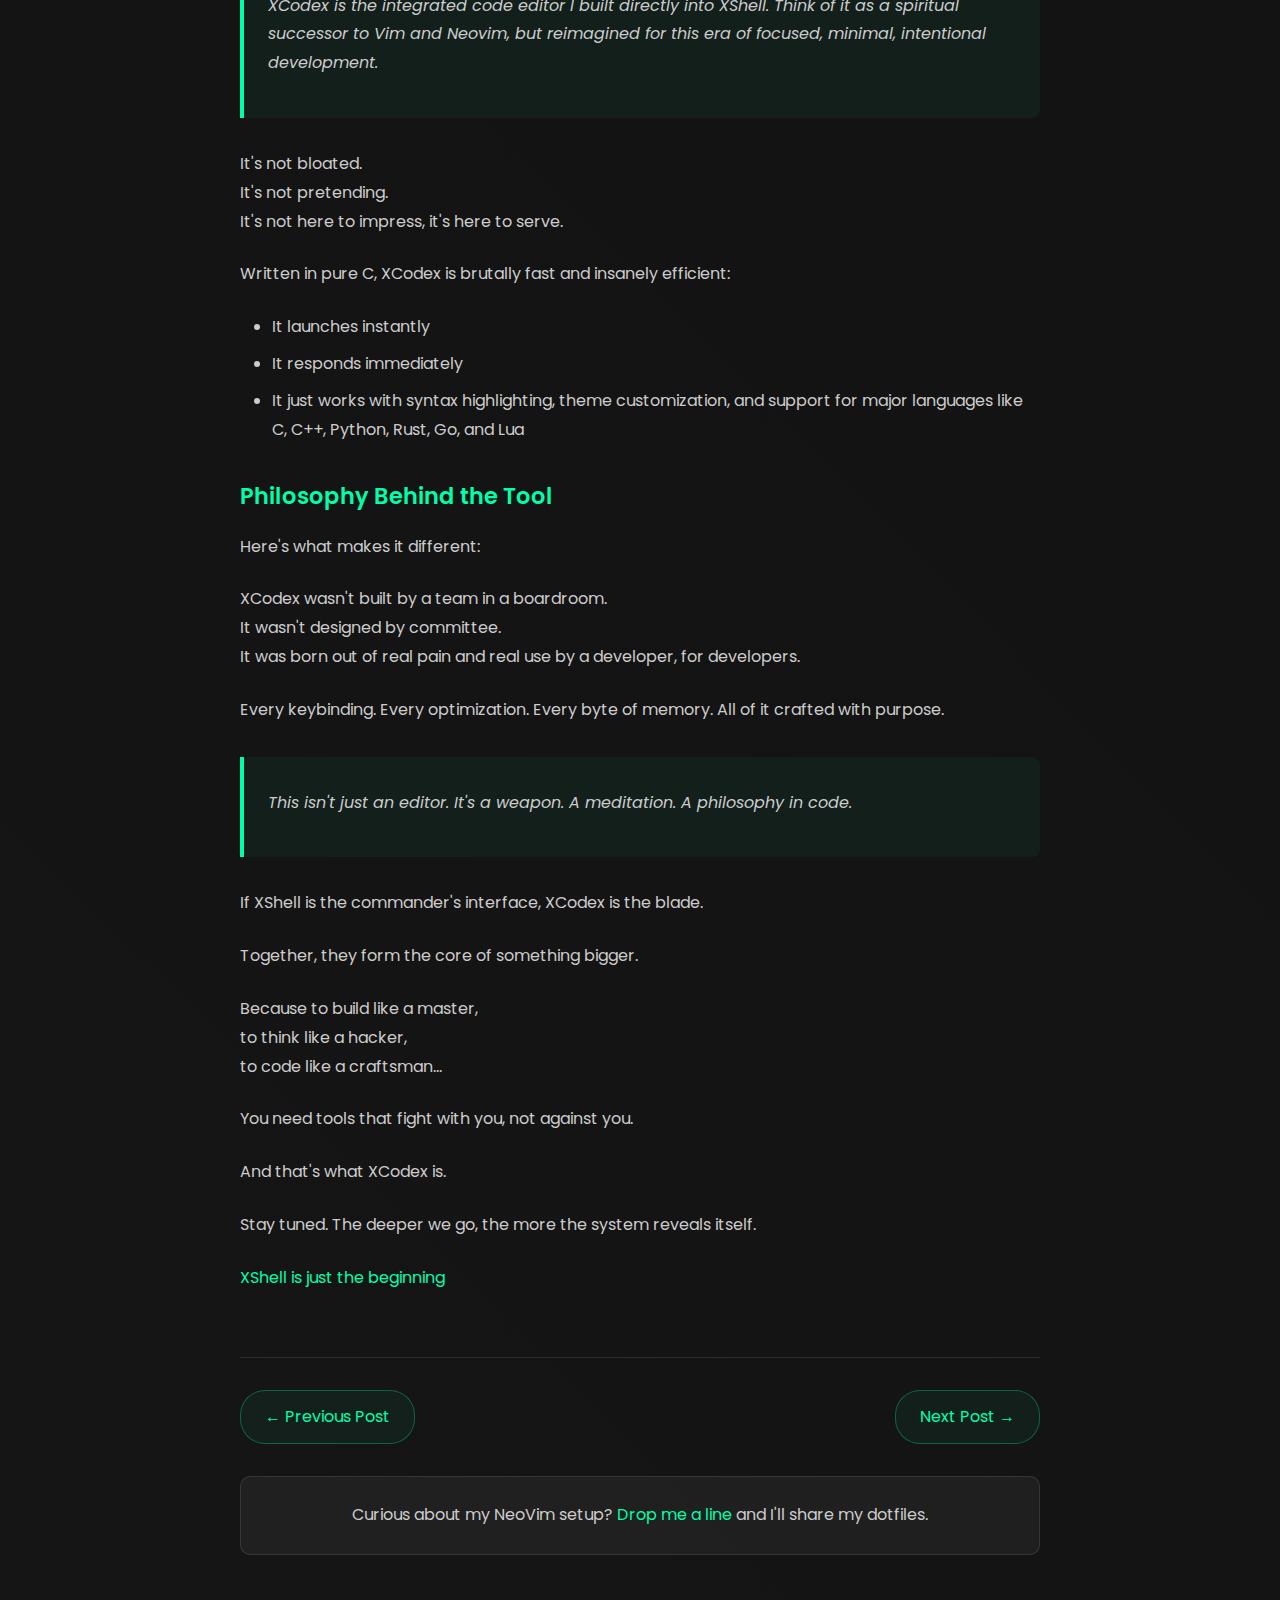
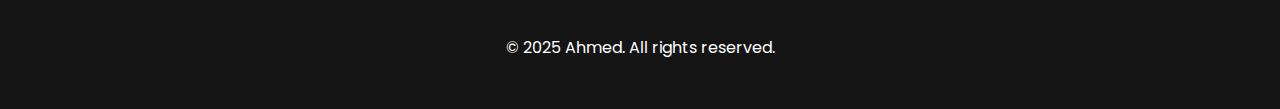
<file: blog/neovim-philosophy.html>
<!DOCTYPE html>
<html lang="en">
<head>
    <meta charset="UTF-8">
    <meta name="viewport" content="width=device-width, initial-scale=1.0">
    <title>Why I Switched to Neovim (And You Should Too) - Ahmed Khaled</title>
    <meta name="description" content="The transition from VS Code to NeoVim wasn't just about speed or efficiency—it was about philosophy. Here's why choosing your tools carefully shapes how you think about code.">
    
    <link rel="icon" href="../assets/images/favicon.png", sizes="16x16 32x32 48x48 64x64 128x128">
    <link rel="stylesheet" href="../css/style.css">
    <link rel="stylesheet" href="https://cdnjs.cloudflare.com/ajax/libs/font-awesome/6.4.0/css/all.min.css">
    <link href="https://fonts.googleapis.com/css2?family=Poppins:wght@300;400;600;700&display=swap" rel="stylesheet">
</head>
<body>
    <header>
        <nav>
            <div class="logo">:: X ::</div>
            <input type="checkbox" id="nav-toggle" class="nav-toggle">
            <label for="nav-toggle" class="hamburger">
                <div class="line1"></div>
                <div class="line2"></div>
                <div class="line3"></div>
            </label>
            <ul class="nav-links">
                <li><a href="../index.html">Home</a></li>
                <li><a href="../index.html#about">About</a></li>
                <li><a href="../index.html#projects">Projects</a></li>
                <li><a href="../index.html#skills">Skills</a></li>
                <li><a href="../blog.html">Blog</a></li>
                <li><a href="certifications.html">Certifications</a></li>
                <li><a href="../index.html#contact">Contact</a></li>
                <li class="mobile-github-icon"><a href="https://github.com/theawakener0" target="_blank" rel="noopener noreferrer"><i class="fab fa-github"></i></a></li>
            </ul>
            <a href="https://github.com/theawakener0" target="_blank" rel="noopener noreferrer" class="desktop-github-icon"><i class="fab fa-github"></i></a>
        </nav>
    </header>

    <main>
        <article class="article-container">
            <div class="container">
                <div class="article-header">
                    <a href="../blog.html" class="back-link"><i class="fas fa-arrow-left"></i> Back to Blog</a>
                    <div class="article-meta">
                        <span class="article-date">December 10, 2024</span>
                        <span class="article-category">Tools</span>
                    </div>
                    <h1>Why I Switched to Neovim (And You Should Too)</h1>
                    <div class="article-tags">
                        <span class="tag">NeoVim</span>
                        <span class="tag">Productivity</span>
                        <span class="tag">Tools</span>
                    </div>
                </div>

                <div class="article-content">
                    <p class="lead">The transition from VS Code to Neovim wasn't just about speed or efficiency, it was about philosophy. Here's why choosing your tools carefully shapes how you think about code.</p>

                    <h2>The Problem with Modern IDEs</h2>
                    <p>Don't get me wrong VS Code is an excellent editor. It's powerful, extensible, and has an amazing ecosystem if you are a beginner. But there's something unsettling about relying on tools that abstract away the fundamental nature of text editing.</p>
                    
                    <p>Modern IDEs encourage a certain passivity. Click here, drag there, rely on autocompletion for everything. They make you productive quickly, but they also make you dependent on their specific way of working.</p>

                    <h2>The Vim Philosophy</h2>
                    <p>Vim operates on a different principle: text editing is a language, and like any language, fluency comes from understanding its grammar, not just memorizing phrases.</p>

                    <p>In Vim, every action is composable:</p>
                    <ul>
                        <li><code>d</code> means delete</li>
                        <li><code>w</code> means word</li>
                        <li><code>dw</code> means delete word</li>
                        <li><code>d3w</code> means delete three words</li>
                        <li><code>di"</code> means delete inside quotes</li>
                    </ul>

                    <p>This composability means that once you understand the grammar, you can express complex text manipulations as naturally as you think them.</p>

                    <h2>Speed as a Byproduct</h2>
                    <p>People often talk about Vim's speed, but speed is just a byproduct of efficiency. The real benefit is that your tools stop being a barrier between your thoughts and their expression.</p>

                    <p>When editing becomes unconscious, you can focus entirely on the problem you're solving. Your fingers execute your intentions without conscious effort, like a pianist playing a familiar piece.</p>

                    <h2>The Learning Curve Reality</h2>
                    <p>Let's be honest: the learning curve is steep. I spent the first week constantly reaching for my mouse, only to remember it was unplugged. Basic tasks took forever. I questioned my sanity multiple times.</p>

                    <p>But here's the thing about steep learning curves, they filter out casual users and reward dedicated ones. The effort required to learn Vim properly means that when you do learn it, you've developed a deep understanding of text manipulation.</p>

                    <h2>Neovim: The Modern Evolution</h2>
                    <p>While Vim is powerful, Neovim brings it into the modern era without compromising its core philosophy:</p>

                    <ul>
                        <li><strong>Lua configuration:</strong> More powerful and readable than Vimscript</li>
                        <li><strong>Built-in LSP support:</strong> Modern language server integration</li>
                        <li><strong>Async job control:</strong> Non-blocking operations</li>
                        <li><strong>Better API:</strong> Easier plugin development</li>
                        <li><strong>Embedded terminal:</strong> Seamless command line integration</li>
                    </ul>

                    <h2>The Terminal Integration</h2>
                    <p>One of Neovim's greatest strengths is how naturally it integrates with the terminal environment. Since most of my development work happens in the terminal anyway, Git commands, build scripts, deployment tools—having my editor be part of that ecosystem makes everything flow better.</p>

                    <p>No more context switching between different applications. Everything lives in the terminal, and the terminal is home.</p>

                    <h2>Customization vs. Configuration</h2>
                    <p>VS Code has tons of extensions, but they're built within the constraints of the editor's architecture. Neovim's plugin system is fundamentally different, it's more like a toolkit for building your own editor.</p>

                    <p>This means you can customize not just what your editor does, but how it thinks about problems. Want a different approach to file navigation? Build it. Need a unique workflow for your specific domain? The tools are there.</p>

                    <h2>The Minimalism Appeal</h2>
                    <p>There's something deeply satisfying about working with minimal tools. Neovim starts as essentially a blank slate no file explorer, no integrated terminal panels, no tabs filled with icons.</p>

                    <p>This minimalism isn't about being difficult or elitist. It's about understanding exactly what you need and building only that. Every feature in your editor is there because you consciously chose it.</p>

                    <h2>Modal Editing Mindset</h2>
                    <p>Vim's modal editing fundamentally changes how you think about text. Instead of constantly switching between typing and editing, you have distinct modes for different mental states:</p>

                    <ul>
                        <li><strong>Normal mode:</strong> For navigating and manipulating text</li>
                        <li><strong>Insert mode:</strong> For writing new content</li>
                        <li><strong>Visual mode:</strong> For selecting and operating on regions</li>
                        <li><strong>Command mode:</strong> For executing editor commands</li>
                    </ul>

                    <p>This separation matches how you actually think about text editing. You're either writing new content or modifying existing content—rarely both simultaneously.</p>

                    <h2>The Productivity Paradox</h2>
                    <p>Here's something interesting: switching to Neovim initially made me less productive in terms of lines of code written per hour. But it made me more productive in terms of problems solved per day.</p>

                    <p>When editing becomes effortless, you spend more time thinking about the code's structure, logic, and clarity. You refactor more freely because changing code is no longer tedious.</p>

                    <h2>Language Server Protocol: Best of Both Worlds</h2>
                    <p>Modern development requires language server features, autocompletion, go-to-definition, error highlighting. Neovim's LSP support means you get all the intelligence of modern IDEs with the efficiency of Vim.</p>

                    <p>The key difference is that these features feel integrated rather than tacked on. They work with Vim's grammar rather than against it.</p>

                    <h2>Remote Development</h2>
                    <p>One unexpected benefit: Neovim excels at remote development. SSH into any machine, and your full development environment is available instantly. No need to install extensions, configure settings, or wait for sync—just Vim and your dotfiles.</p>

                    <p>This portability becomes crucial when working with multiple systems, containers, or cloud environments.</p>

                    <h2>The Community</h2>
                    <p>The Neovim community has a different character than most development tool communities. There's a strong emphasis on understanding your tools deeply, sharing knowledge, and building solutions rather than just consuming them.</p>

                    <p>Plugin authors tend to create focused, composable tools rather than monolithic solutions. This leads to an ecosystem that's more flexible and less prone to vendor lockin.</p>

                    <h2>When NOT to Switch</h2>
                    <p>Neovim isn't for everyone, and that's okay. You probably shouldn't switch if:</p>

                    <ul>
                        <li>You're happy with your current tools and they meet your needs</li>
                        <li>You work primarily with visual design or need extensive GUI features</li>
                        <li>Your team standardizes on specific IDEs for collaboration</li>
                        <li>You don't have time to invest in learning a new paradigm</li>
                    </ul>

                    <p>The goal isn't to convince everyone to use the same tools, it's to encourage thoughtful tool selection.</p>

                    <h2>Making the Switch</h2>
                    <p>If you're considering trying Neovim, here's my advice:</p>

                    <ol>
                        <li><strong>Start with the basics:</strong> Learn the core Vim moitions before diving into Vim and Neovim</li>
                        <li><strong>Start with vimtutor:</strong> Don't jump into plugins immediately</li>
                        <li><strong>Use it for everything:</strong> Half commitment leads to half learning</li>
                        <li><strong>Build your config gradually:</strong> Add features only when you need them or you can start with a pre configuration version</li>
                        <li><strong>Join the community:</strong> r/neovim and GitHub discussions are invaluable</li>
                        <li><strong>Be patient:</strong> Fluency takes months, not days</li>
                    </ol>

                    <h2>Beyond the Tool</h2>
                    <p>Ultimately, the choice of editor matters less than the intention behind it. Whether you use VS Code, Neovim, Emacs, or something else entirely, the important thing is choosing tools that align with how you think and work.</p>

                    <p>For me, Neovim represents a philosophy of understanding your tools deeply, working with minimal but powerful abstractions, and maintaining control over your development environment.</p>

                    <p>It's not just about editing text—it's about choosing tools that help you think clearly and work intentionally.</p>

                    <h2>Secret Ending...</h2>
                    <p>Maybe you think I switched to Vim and Neovim out of mere curiosity or trend.</p>
                    
                    <p>I didn't.</p>
                    
                    <p>I switched because of one person: <strong>ThePrimeagen</strong>.</p>
                    
                    <p>His obsession, his speed, his philosophy it clicked. He didn't just use Vim, he lived it. Through him, I finally understood what it meant to wield an editor like a sword instead of being trapped in the GUI maze.</p>
                    
                    <p>That insight didn't just change my workflow, it changed my direction.</p>
                    
                    <h3>The Birth of XCodex</h3>
                    
                    <p>From that spark, I began crafting my own vision blending Vim's philosophy with my own. And that vision manifested itself inside XShell, as a powerful built in code editor designed from the ground up for creators like me:</p>
                    
                    <blockquote>
                        <p>XCodex is the integrated code editor I built directly into XShell. Think of it as a spiritual successor to Vim and Neovim, but reimagined for this era of focused, minimal, intentional development.</p>
                    </blockquote>
                    
                    <p>It's not bloated.<br>
                    It's not pretending.<br>
                    It's not here to impress, it's here to serve.</p>
                    
                    <p>Written in pure C, XCodex is brutally fast and insanely efficient:</p>
                    
                    <ul>
                        <li>It launches instantly</li>
                        <li>It responds immediately</li>
                        <li>It just works with syntax highlighting, theme customization, and support for major languages like C, C++, Python, Rust, Go, and Lua</li>
                    </ul>
                    
                    <h3>Philosophy Behind the Tool</h3>
                    
                    <p>Here's what makes it different:</p>
                    
                    <p>XCodex wasn't built by a team in a boardroom.<br>
                    It wasn't designed by committee.<br>
                    It was born out of real pain and real use by a developer, for developers.</p>
                    
                    <p>Every keybinding. Every optimization. Every byte of memory. All of it crafted with purpose.</p>
                    
                    <blockquote>
                        <p>This isn't just an editor. It's a weapon. A meditation. A philosophy in code.</p>
                    </blockquote>
                    
                    <p>If XShell is the commander's interface, XCodex is the blade.</p>
                    
                    <p>Together, they form the core of something bigger.</p>
                    
                    <p>Because to build like a master,<br>
                    to think like a hacker,<br>
                    to code like a craftsman...</p>
                    
                    <p>You need tools that fight with you, not against you.</p>
                    
                    <p>And that's what XCodex is.</p>
                    
                    <p>Stay tuned. The deeper we go, the more the system reveals itself.</p>
                    
                    <p><a href="building-xshell.html" style="color: #00ffaa; text-decoration: none;">XShell is just the beginning </a></p>

                    <div class="article-footer">
                        <div class="article-nav">
                            <a href="philosophy-of-code.html" class="nav-link">← Previous Post</a>
                            <a href="network-reconnaissance.html" class="nav-link">Next Post →</a>
                        </div>
                        
                        <div class="article-share">
                            <p>Curious about my NeoVim setup? <a href="mailto:ahmedkhaledahmed009@gmail.com">Drop me a line</a> and I'll share my dotfiles.</p>
                        </div>
                    </div>
                </div>
            </div>
        </article>
    </main>

    <footer>
        <p>&copy; 2025 Ahmed. All rights reserved.</p>
    </footer>
</body>
</html>
</file>
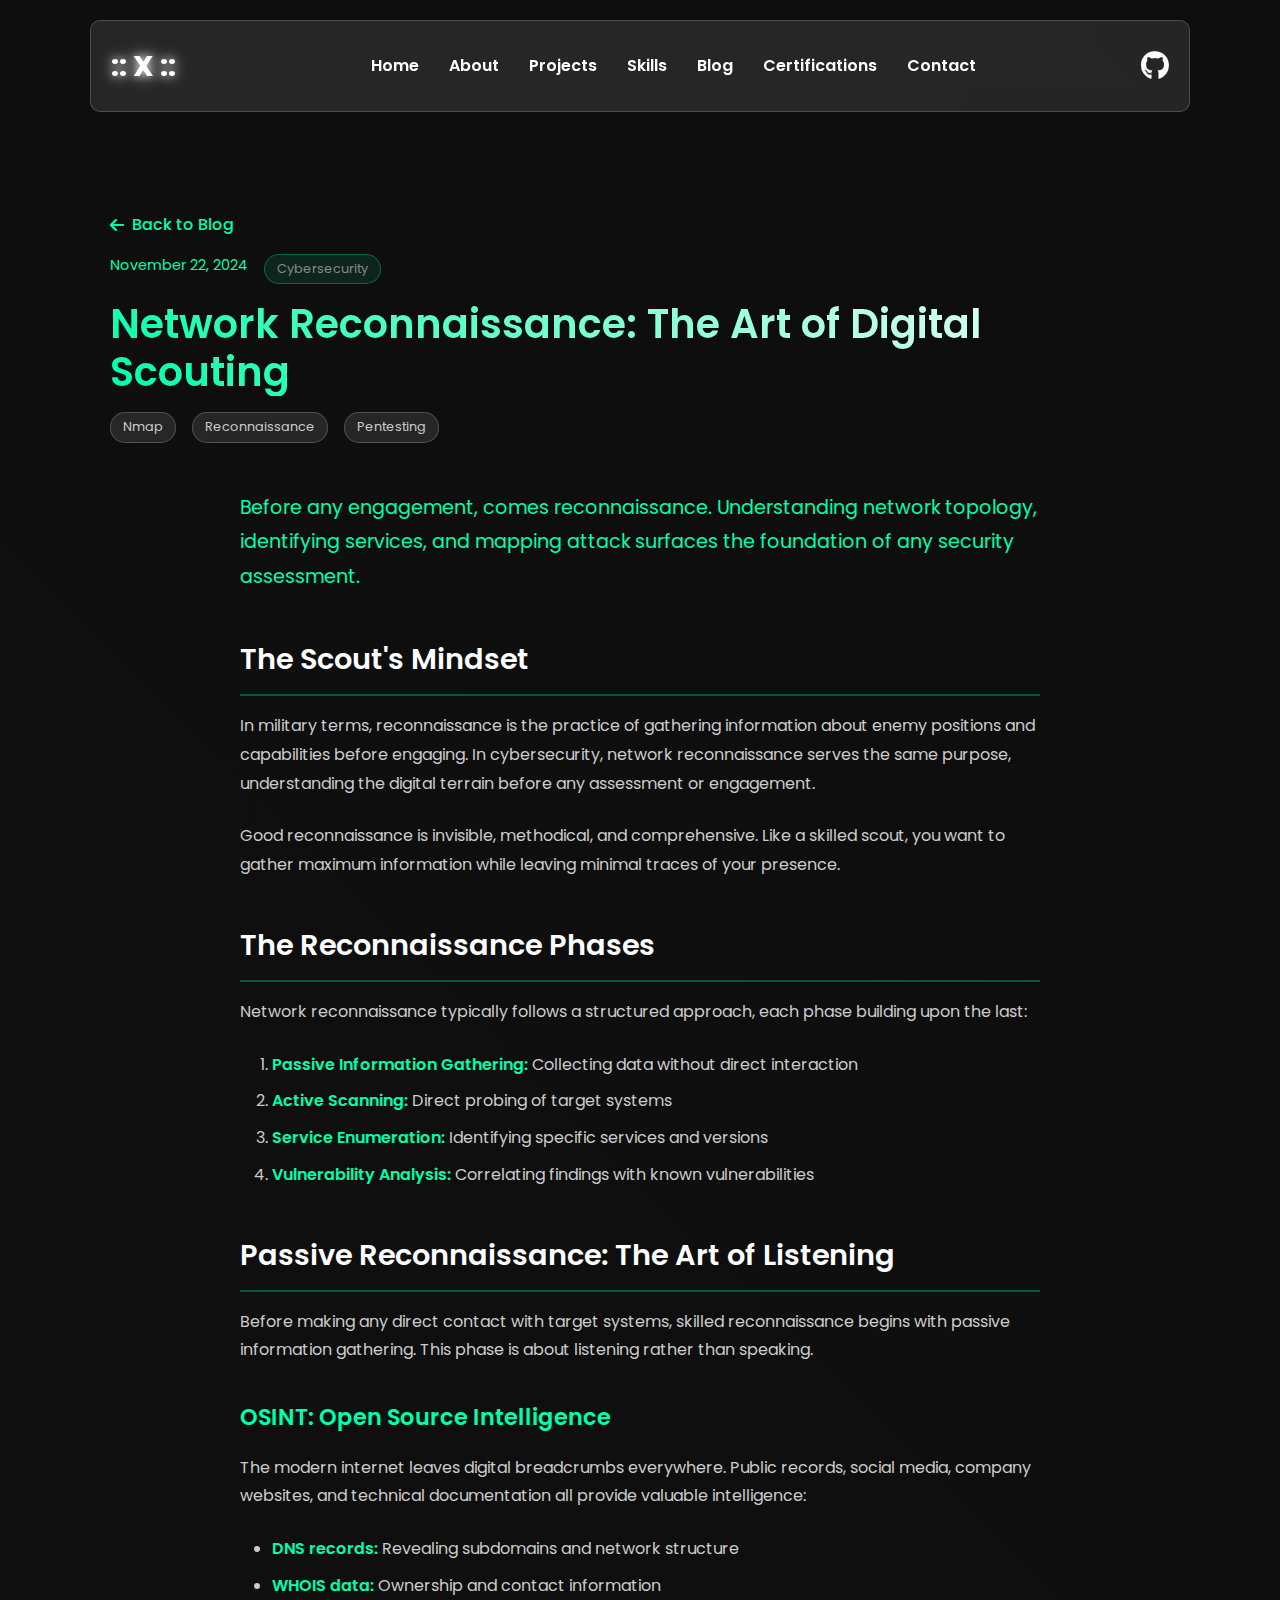
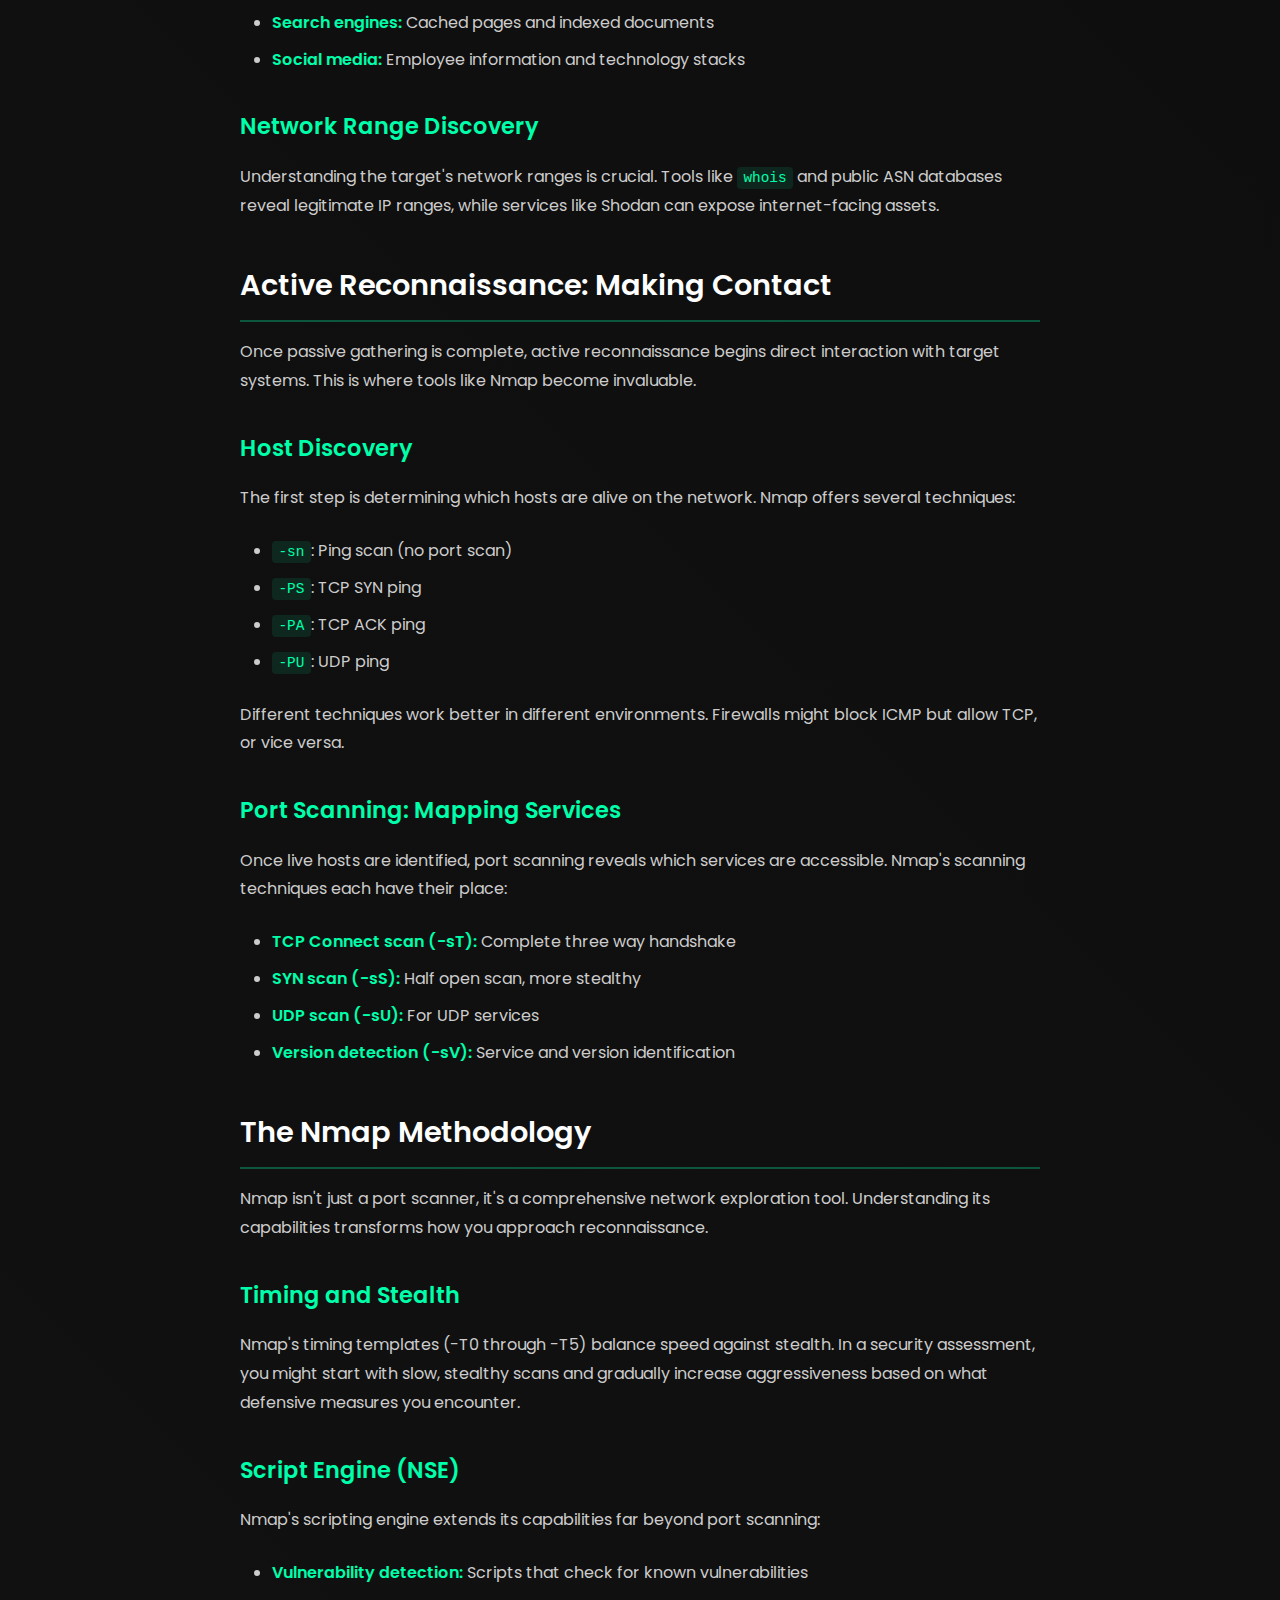
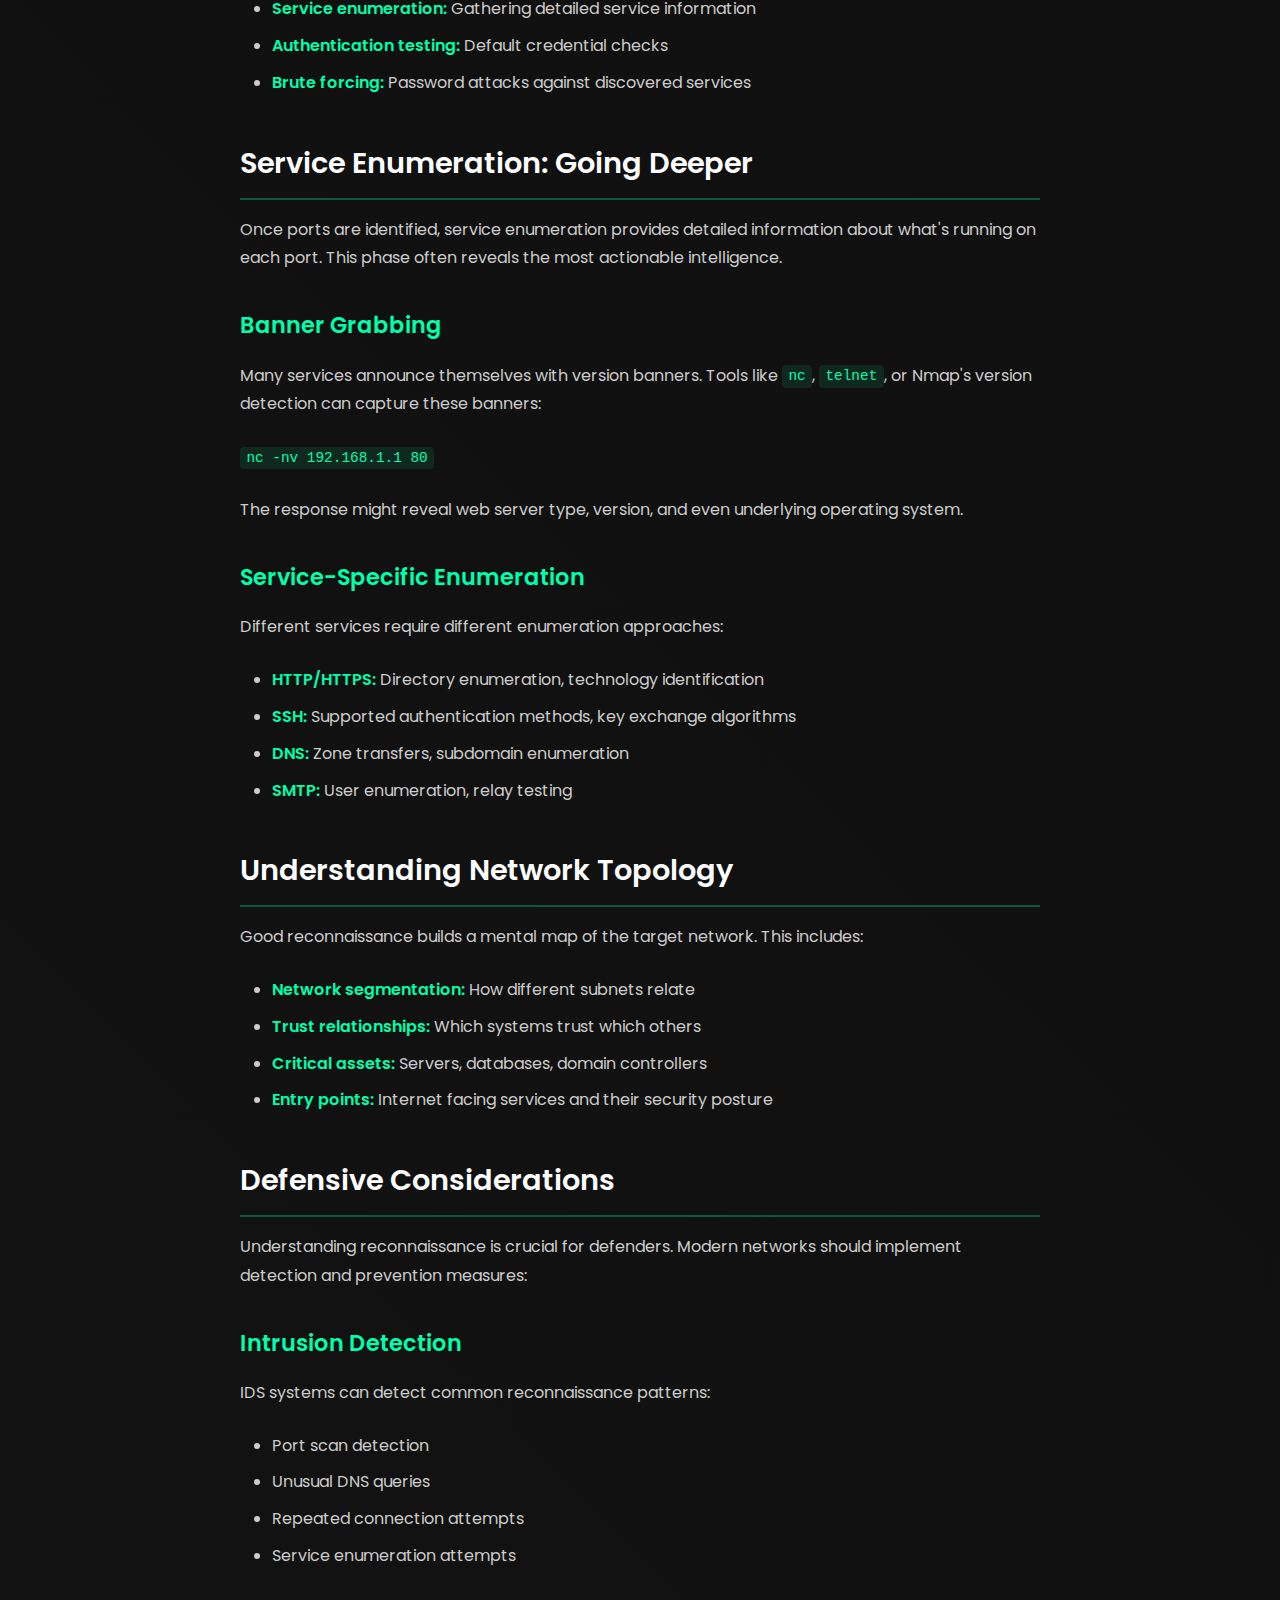
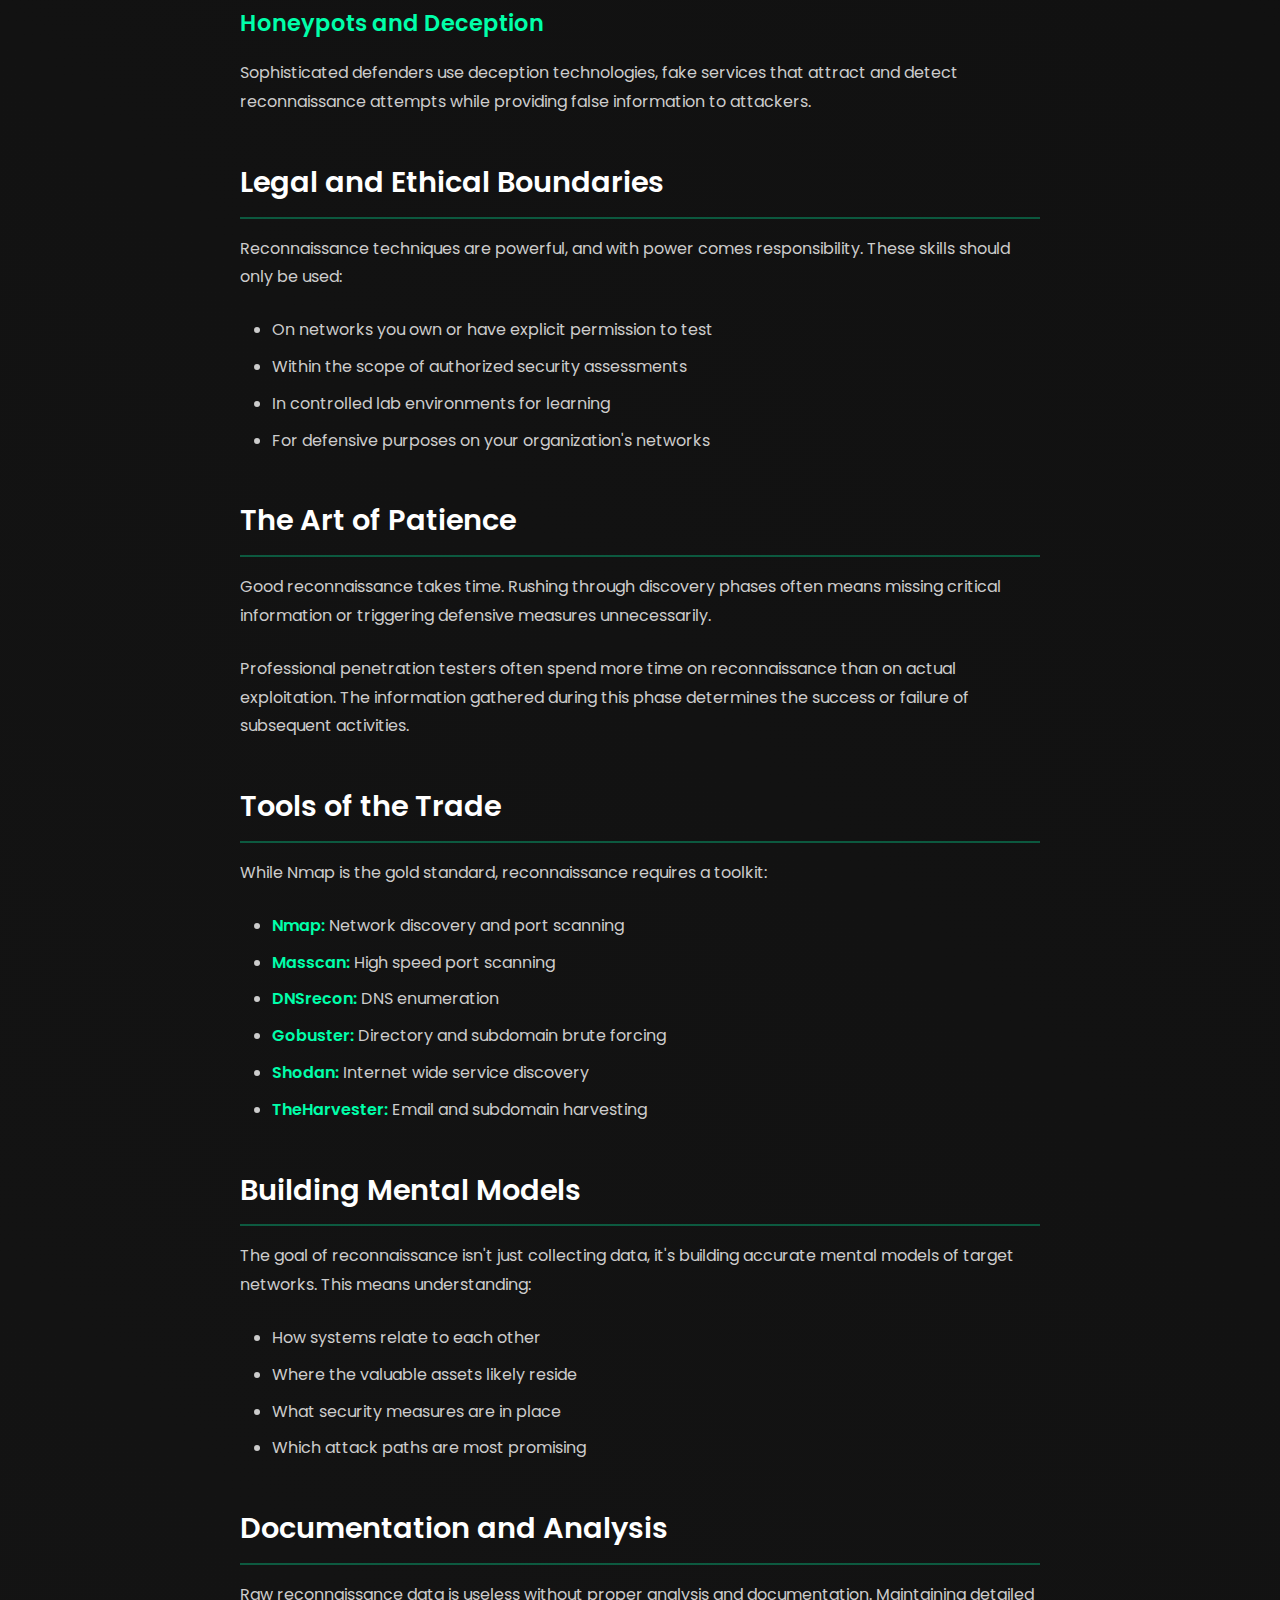
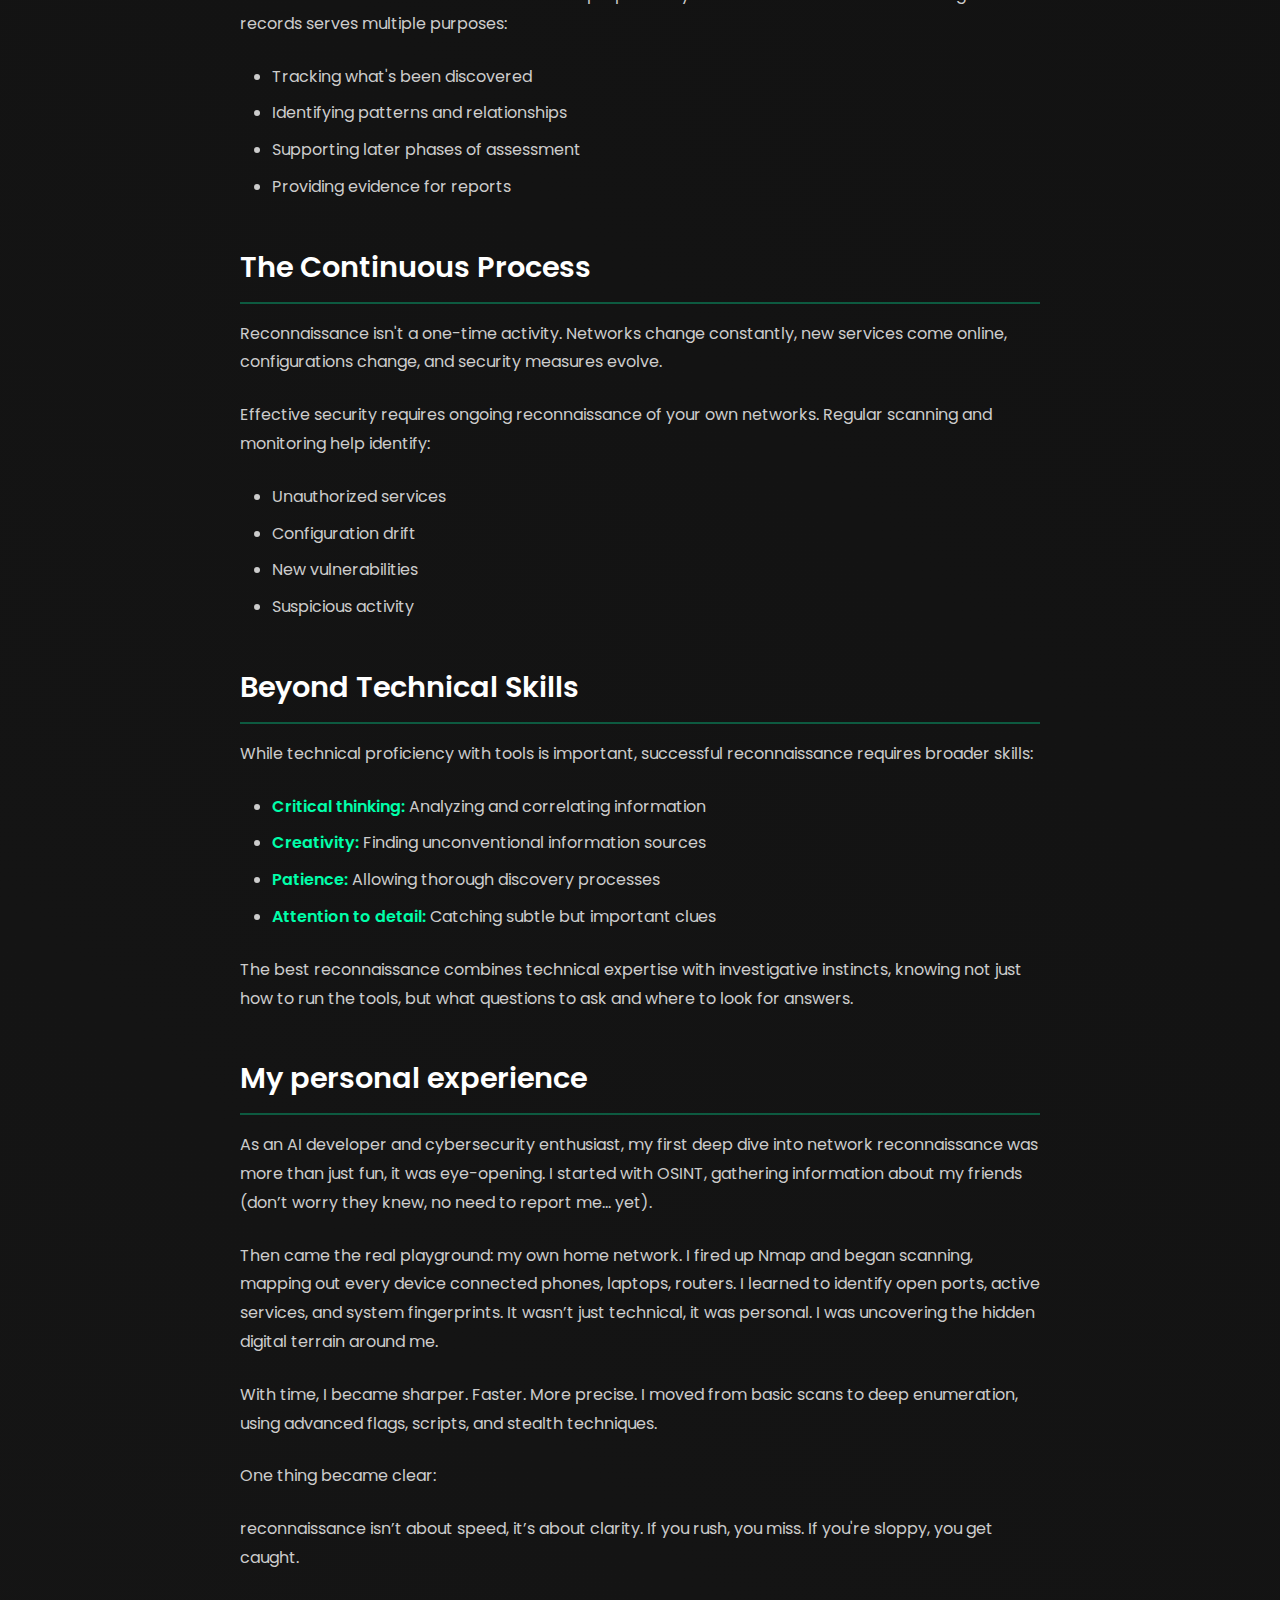
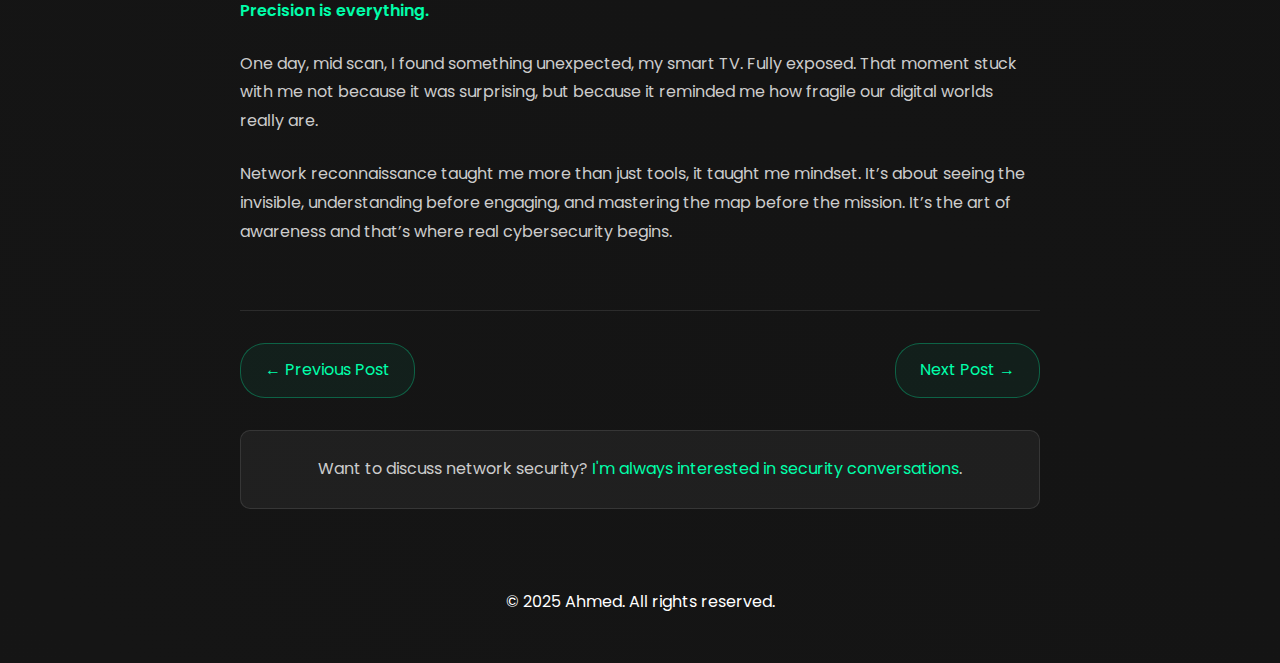
<file: blog/network-reconnaissance.html>
<!DOCTYPE html>
<html lang="en">
<head>
    <meta charset="UTF-8">
    <meta name="viewport" content="width=device-width, initial-scale=1.0">
    <title>Network Reconnaissance: The Art of Digital Scouting - Ahmed Khaled</title>
    <meta name="description" content="Before any engagement, comes reconnaissance. Understanding network topology, identifying services, and mapping attack surfaces—the foundation of any security assessment.">
    
    <link rel="icon" href="../assets/images/favicon.png", sizes="16x16 32x32 48x48 64x64 128x128">
    <link rel="stylesheet" href="../css/style.css">
    <link rel="stylesheet" href="https://cdnjs.cloudflare.com/ajax/libs/font-awesome/6.4.0/css/all.min.css">
    <link href="https://fonts.googleapis.com/css2?family=Poppins:wght@300;400;600;700&display=swap" rel="stylesheet">
</head>
<body>
    <header>
        <nav>
            <div class="logo">:: X ::</div>
            <input type="checkbox" id="nav-toggle" class="nav-toggle">
            <label for="nav-toggle" class="hamburger">
                <div class="line1"></div>
                <div class="line2"></div>
                <div class="line3"></div>
            </label>
            <ul class="nav-links">
                <li><a href="../index.html">Home</a></li>
                <li><a href="../index.html#about">About</a></li>
                <li><a href="../index.html#projects">Projects</a></li>
                <li><a href="../index.html#skills">Skills</a></li>
                <li><a href="blog.html">Blog</a></li>
                <li><a href="certifications.html">Certifications</a></li>
                <li><a href="../index.html#contact">Contact</a></li>
                <li class="mobile-github-icon"><a href="https://github.com/theawakener0" target="_blank" rel="noopener noreferrer"><i class="fab fa-github"></i></a></li>
            </ul>
            <a href="https://github.com/theawakener0" target="_blank" rel="noopener noreferrer" class="desktop-github-icon"><i class="fab fa-github"></i></a>
        </nav>
    </header>

    <main>
        <article class="article-container">
            <div class="container">
                <div class="article-header">
                    <a href="../blog.html" class="back-link"><i class="fas fa-arrow-left"></i> Back to Blog</a>
                    <div class="article-meta">
                        <span class="article-date">November 22, 2024</span>
                        <span class="article-category">Cybersecurity</span>
                    </div>
                    <h1>Network Reconnaissance: The Art of Digital Scouting</h1>
                    <div class="article-tags">
                        <span class="tag">Nmap</span>
                        <span class="tag">Reconnaissance</span>
                        <span class="tag">Pentesting</span>
                    </div>
                </div>

                <div class="article-content">
                    <p class="lead">Before any engagement, comes reconnaissance. Understanding network topology, identifying services, and mapping attack surfaces the foundation of any security assessment.</p>

                    <h2>The Scout's Mindset</h2>
                    <p>In military terms, reconnaissance is the practice of gathering information about enemy positions and capabilities before engaging. In cybersecurity, network reconnaissance serves the same purpose, understanding the digital terrain before any assessment or engagement.</p>
                    
                    <p>Good reconnaissance is invisible, methodical, and comprehensive. Like a skilled scout, you want to gather maximum information while leaving minimal traces of your presence.</p>

                    <h2>The Reconnaissance Phases</h2>
                    <p>Network reconnaissance typically follows a structured approach, each phase building upon the last:</p>
                    
                    <ol>
                        <li><strong>Passive Information Gathering:</strong> Collecting data without direct interaction</li>
                        <li><strong>Active Scanning:</strong> Direct probing of target systems</li>
                        <li><strong>Service Enumeration:</strong> Identifying specific services and versions</li>
                        <li><strong>Vulnerability Analysis:</strong> Correlating findings with known vulnerabilities</li>
                    </ol>

                    <h2>Passive Reconnaissance: The Art of Listening</h2>
                    <p>Before making any direct contact with target systems, skilled reconnaissance begins with passive information gathering. This phase is about listening rather than speaking.</p>

                    <h3>OSINT: Open Source Intelligence</h3>
                    <p>The modern internet leaves digital breadcrumbs everywhere. Public records, social media, company websites, and technical documentation all provide valuable intelligence:</p>

                    <ul>
                        <li><strong>DNS records:</strong> Revealing subdomains and network structure</li>
                        <li><strong>WHOIS data:</strong> Ownership and contact information</li>
                        <li><strong>Search engines:</strong> Cached pages and indexed documents</li>
                        <li><strong>Social media:</strong> Employee information and technology stacks</li>
                    </ul>

                    <h3>Network Range Discovery</h3>
                    <p>Understanding the target's network ranges is crucial. Tools like <code>whois</code> and public ASN databases reveal legitimate IP ranges, while services like Shodan can expose internet-facing assets.</p>

                    <h2>Active Reconnaissance: Making Contact</h2>
                    <p>Once passive gathering is complete, active reconnaissance begins direct interaction with target systems. This is where tools like Nmap become invaluable.</p>

                    <h3>Host Discovery</h3>
                    <p>The first step is determining which hosts are alive on the network. Nmap offers several techniques:</p>

                    <ul>
                        <li><code>-sn</code>: Ping scan (no port scan)</li>
                        <li><code>-PS</code>: TCP SYN ping</li>
                        <li><code>-PA</code>: TCP ACK ping</li>
                        <li><code>-PU</code>: UDP ping</li>
                    </ul>

                    <p>Different techniques work better in different environments. Firewalls might block ICMP but allow TCP, or vice versa.</p>

                    <h3>Port Scanning: Mapping Services</h3>
                    <p>Once live hosts are identified, port scanning reveals which services are accessible. Nmap's scanning techniques each have their place:</p>

                    <ul>
                        <li><strong>TCP Connect scan (-sT):</strong> Complete three way handshake</li>
                        <li><strong>SYN scan (-sS):</strong> Half open scan, more stealthy</li>
                        <li><strong>UDP scan (-sU):</strong> For UDP services</li>
                        <li><strong>Version detection (-sV):</strong> Service and version identification</li>
                    </ul>

                    <h2>The Nmap Methodology</h2>
                    <p>Nmap isn't just a port scanner, it's a comprehensive network exploration tool. Understanding its capabilities transforms how you approach reconnaissance.</p>

                    <h3>Timing and Stealth</h3>
                    <p>Nmap's timing templates (-T0 through -T5) balance speed against stealth. In a security assessment, you might start with slow, stealthy scans and gradually increase aggressiveness based on what defensive measures you encounter.</p>

                    <h3>Script Engine (NSE)</h3>
                    <p>Nmap's scripting engine extends its capabilities far beyond port scanning:</p>

                    <ul>
                        <li><strong>Vulnerability detection:</strong> Scripts that check for known vulnerabilities</li>
                        <li><strong>Service enumeration:</strong> Gathering detailed service information</li>
                        <li><strong>Authentication testing:</strong> Default credential checks</li>
                        <li><strong>Brute forcing:</strong> Password attacks against discovered services</li>
                    </ul>

                    <h2>Service Enumeration: Going Deeper</h2>
                    <p>Once ports are identified, service enumeration provides detailed information about what's running on each port. This phase often reveals the most actionable intelligence.</p>

                    <h3>Banner Grabbing</h3>
                    <p>Many services announce themselves with version banners. Tools like <code>nc</code>, <code>telnet</code>, or Nmap's version detection can capture these banners:</p>

                    <p><code>nc -nv 192.168.1.1 80</code></p>

                    <p>The response might reveal web server type, version, and even underlying operating system.</p>

                    <h3>Service-Specific Enumeration</h3>
                    <p>Different services require different enumeration approaches:</p>

                    <ul>
                        <li><strong>HTTP/HTTPS:</strong> Directory enumeration, technology identification</li>
                        <li><strong>SSH:</strong> Supported authentication methods, key exchange algorithms</li>
                        <li><strong>DNS:</strong> Zone transfers, subdomain enumeration</li>
                        <li><strong>SMTP:</strong> User enumeration, relay testing</li>
                    </ul>

                    <h2>Understanding Network Topology</h2>
                    <p>Good reconnaissance builds a mental map of the target network. This includes:</p>

                    <ul>
                        <li><strong>Network segmentation:</strong> How different subnets relate</li>
                        <li><strong>Trust relationships:</strong> Which systems trust which others</li>
                        <li><strong>Critical assets:</strong> Servers, databases, domain controllers</li>
                        <li><strong>Entry points:</strong> Internet facing services and their security posture</li>
                    </ul>

                    <h2>Defensive Considerations</h2>
                    <p>Understanding reconnaissance is crucial for defenders. Modern networks should implement detection and prevention measures:</p>

                    <h3>Intrusion Detection</h3>
                    <p>IDS systems can detect common reconnaissance patterns:</p>

                    <ul>
                        <li>Port scan detection</li>
                        <li>Unusual DNS queries</li>
                        <li>Repeated connection attempts</li>
                        <li>Service enumeration attempts</li>
                    </ul>

                    <h3>Honeypots and Deception</h3>
                    <p>Sophisticated defenders use deception technologies, fake services that attract and detect reconnaissance attempts while providing false information to attackers.</p>

                    <h2>Legal and Ethical Boundaries</h2>
                    <p>Reconnaissance techniques are powerful, and with power comes responsibility. These skills should only be used:</p>

                    <ul>
                        <li>On networks you own or have explicit permission to test</li>
                        <li>Within the scope of authorized security assessments</li>
                        <li>In controlled lab environments for learning</li>
                        <li>For defensive purposes on your organization's networks</li>
                    </ul>

                    <h2>The Art of Patience</h2>
                    <p>Good reconnaissance takes time. Rushing through discovery phases often means missing critical information or triggering defensive measures unnecessarily.</p>

                    <p>Professional penetration testers often spend more time on reconnaissance than on actual exploitation. The information gathered during this phase determines the success or failure of subsequent activities.</p>

                    <h2>Tools of the Trade</h2>
                    <p>While Nmap is the gold standard, reconnaissance requires a toolkit:</p>

                    <ul>
                        <li><strong>Nmap:</strong> Network discovery and port scanning</li>
                        <li><strong>Masscan:</strong> High speed port scanning</li>
                        <li><strong>DNSrecon:</strong> DNS enumeration</li>
                        <li><strong>Gobuster:</strong> Directory and subdomain brute forcing</li>
                        <li><strong>Shodan:</strong> Internet wide service discovery</li>
                        <li><strong>TheHarvester:</strong> Email and subdomain harvesting</li>
                    </ul>

                    <h2>Building Mental Models</h2>
                    <p>The goal of reconnaissance isn't just collecting data, it's building accurate mental models of target networks. This means understanding:</p>

                    <ul>
                        <li>How systems relate to each other</li>
                        <li>Where the valuable assets likely reside</li>
                        <li>What security measures are in place</li>
                        <li>Which attack paths are most promising</li>
                    </ul>

                    <h2>Documentation and Analysis</h2>
                    <p>Raw reconnaissance data is useless without proper analysis and documentation. Maintaining detailed records serves multiple purposes:</p>

                    <ul>
                        <li>Tracking what's been discovered</li>
                        <li>Identifying patterns and relationships</li>
                        <li>Supporting later phases of assessment</li>
                        <li>Providing evidence for reports</li>
                    </ul>

                    <h2>The Continuous Process</h2>
                    <p>Reconnaissance isn't a one-time activity. Networks change constantly, new services come online, configurations change, and security measures evolve.</p>

                    <p>Effective security requires ongoing reconnaissance of your own networks. Regular scanning and monitoring help identify:</p>

                    <ul>
                        <li>Unauthorized services</li>
                        <li>Configuration drift</li>
                        <li>New vulnerabilities</li>
                        <li>Suspicious activity</li>
                    </ul>

                    <h2>Beyond Technical Skills</h2>
                    <p>While technical proficiency with tools is important, successful reconnaissance requires broader skills:</p>

                    <ul>
                        <li><strong>Critical thinking:</strong> Analyzing and correlating information</li>
                        <li><strong>Creativity:</strong> Finding unconventional information sources</li>
                        <li><strong>Patience:</strong> Allowing thorough discovery processes</li>
                        <li><strong>Attention to detail:</strong> Catching subtle but important clues</li>
                    </ul>

                    <p>The best reconnaissance combines technical expertise with investigative instincts, knowing not just how to run the tools, but what questions to ask and where to look for answers.</p>

                    <h2>My personal experience</h2>
                    <p>As an AI developer and cybersecurity enthusiast, my first deep dive into network reconnaissance was more than just fun, it was eye-opening. I started with OSINT, gathering information about my friends (don’t worry they knew, no need to report me... yet).</p>

                    <p>Then came the real playground: my own home network. I fired up Nmap and began scanning, mapping out every device connected phones, laptops, routers. I learned to identify open ports, active services, and system fingerprints. It wasn’t just technical, it was personal. I was uncovering the hidden digital terrain around me.</p>

                    <p>With time, I became sharper. Faster. More precise. I moved from basic scans to deep enumeration, using advanced flags, scripts, and stealth techniques. <p>One thing became clear:</p> <p>reconnaissance isn’t about speed, it’s about clarity. If you rush, you miss. If you're sloppy, you get caught.</p> <strong>Precision is everything.</strong></p>

                    <p>One day, mid scan, I found something unexpected, my smart TV. Fully exposed. That moment stuck with me not because it was surprising, but because it reminded me how fragile our digital worlds really are.</p>

                    <p>Network reconnaissance taught me more than just tools, it taught me mindset. It’s about seeing the invisible, understanding before engaging, and mastering the map before the mission. It’s the art of awareness and that’s where real cybersecurity begins.</p>


                    <div class="article-footer">
                        <div class="article-nav">
                            <a href="neovim-philosophy.html" class="nav-link">← Previous Post</a>
                            <a href="memory-management-c.html" class="nav-link">Next Post →</a>
                        </div>
                        
                        <div class="article-share">
                            <p>Want to discuss network security? <a href="mailto:ahmedkhaledahmed009@gmail.com">I'm always interested in security conversations</a>.</p>
                        </div>
                    </div>
                </div>
            </div>
        </article>
    </main>

    <footer>
        <p>&copy; 2025 Ahmed. All rights reserved.</p>
    </footer>
</body>
</html>
</file>
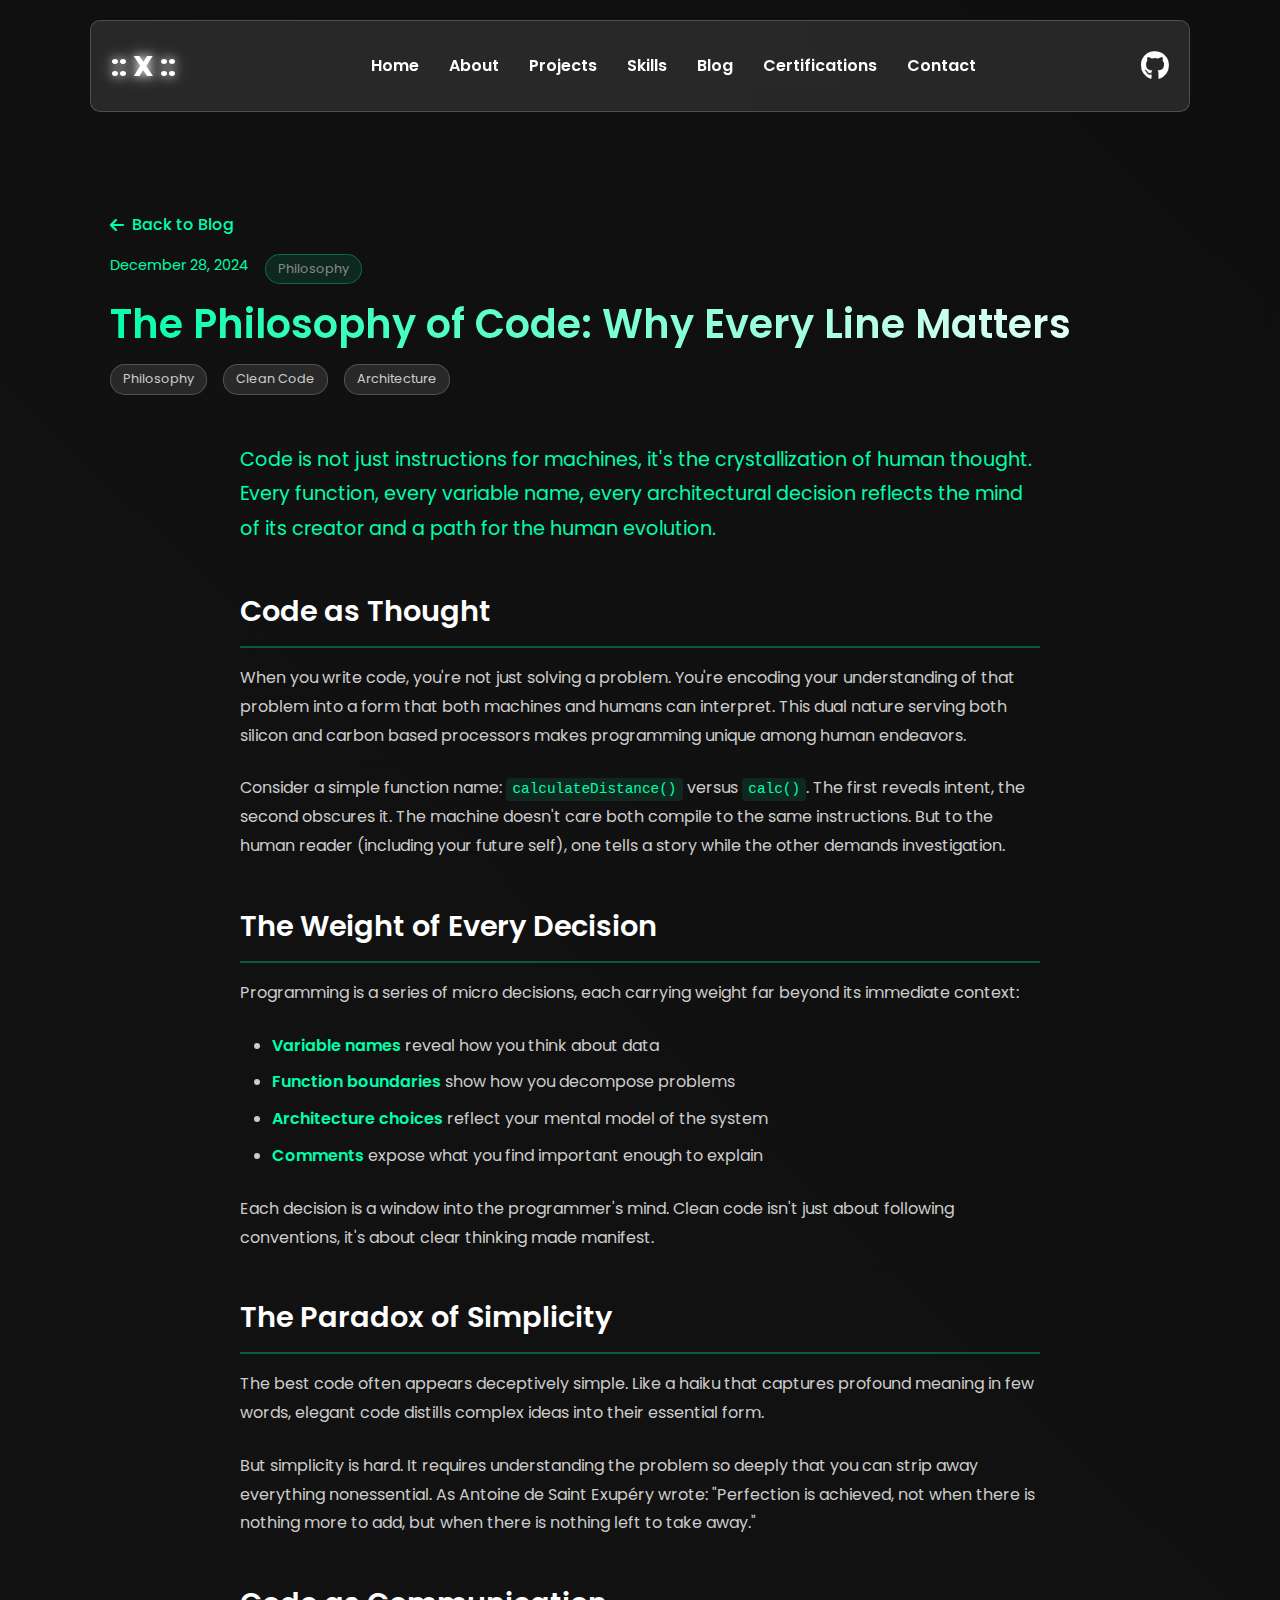
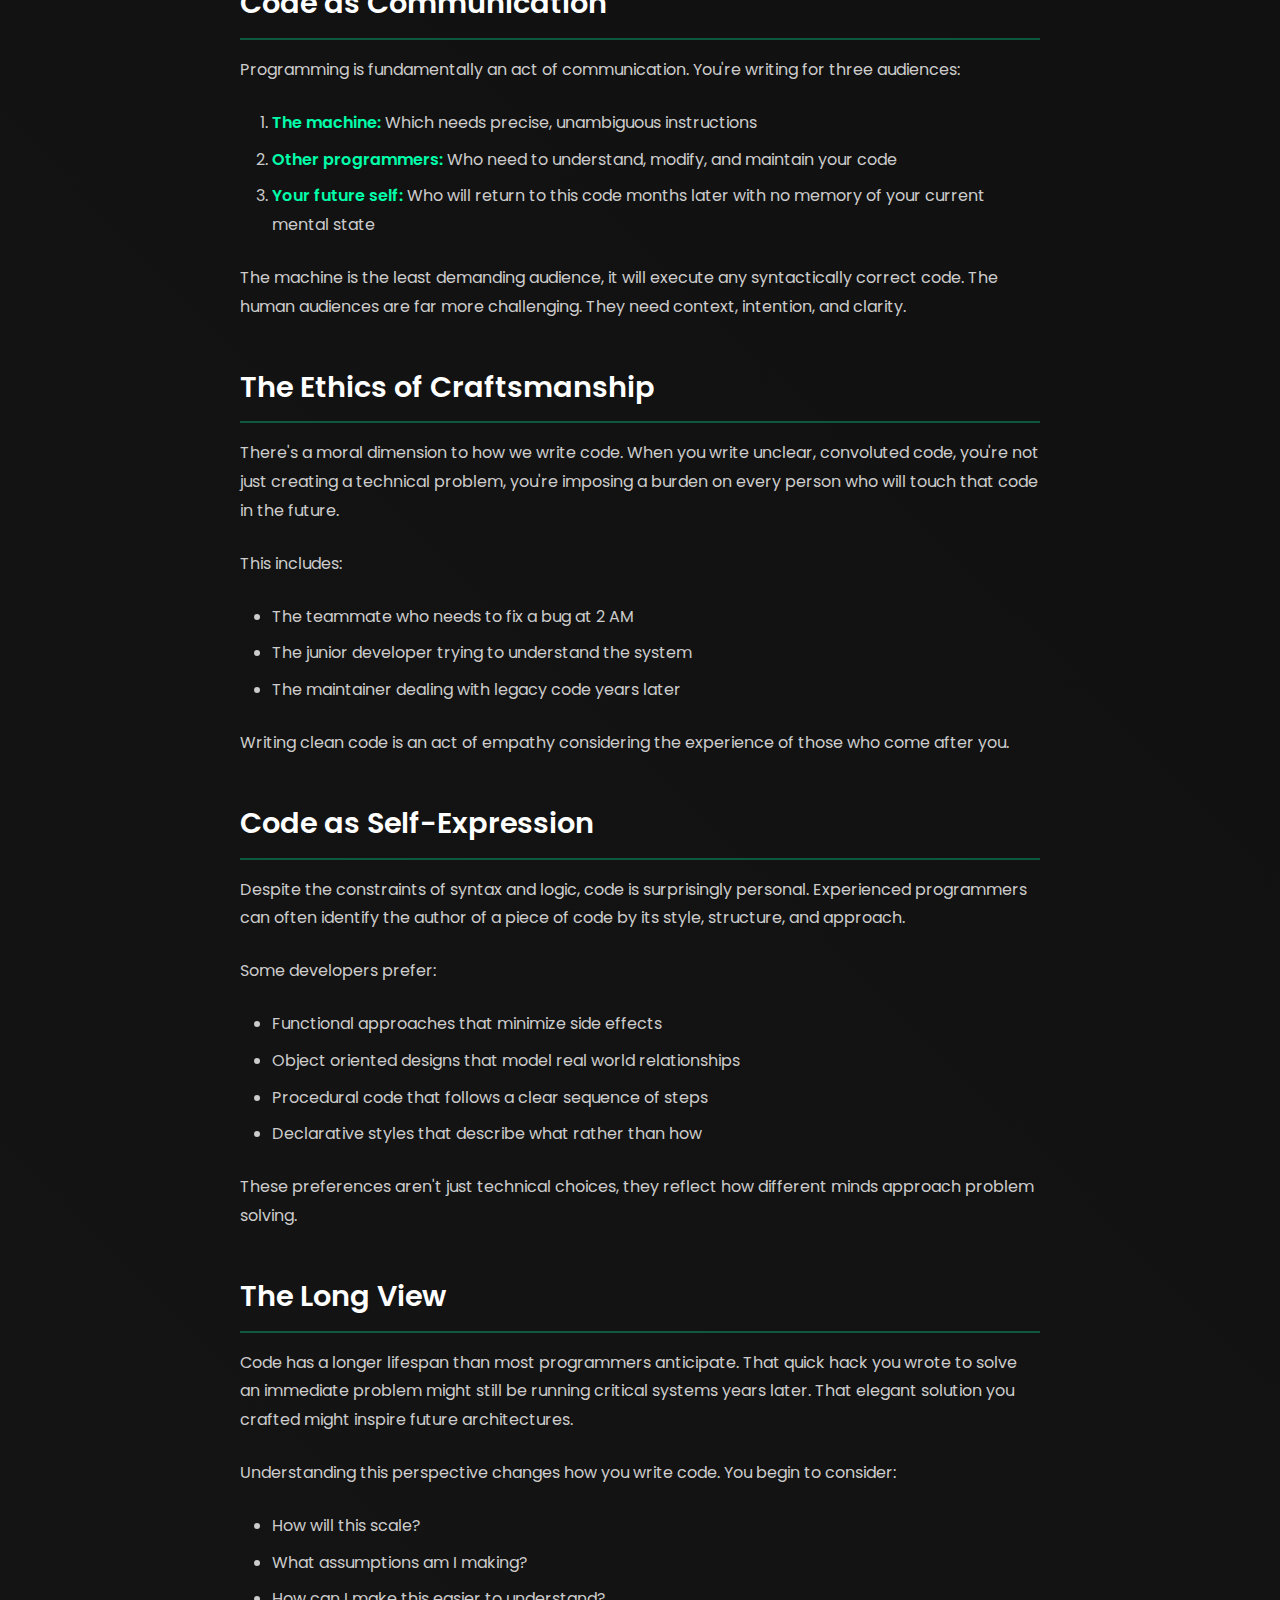
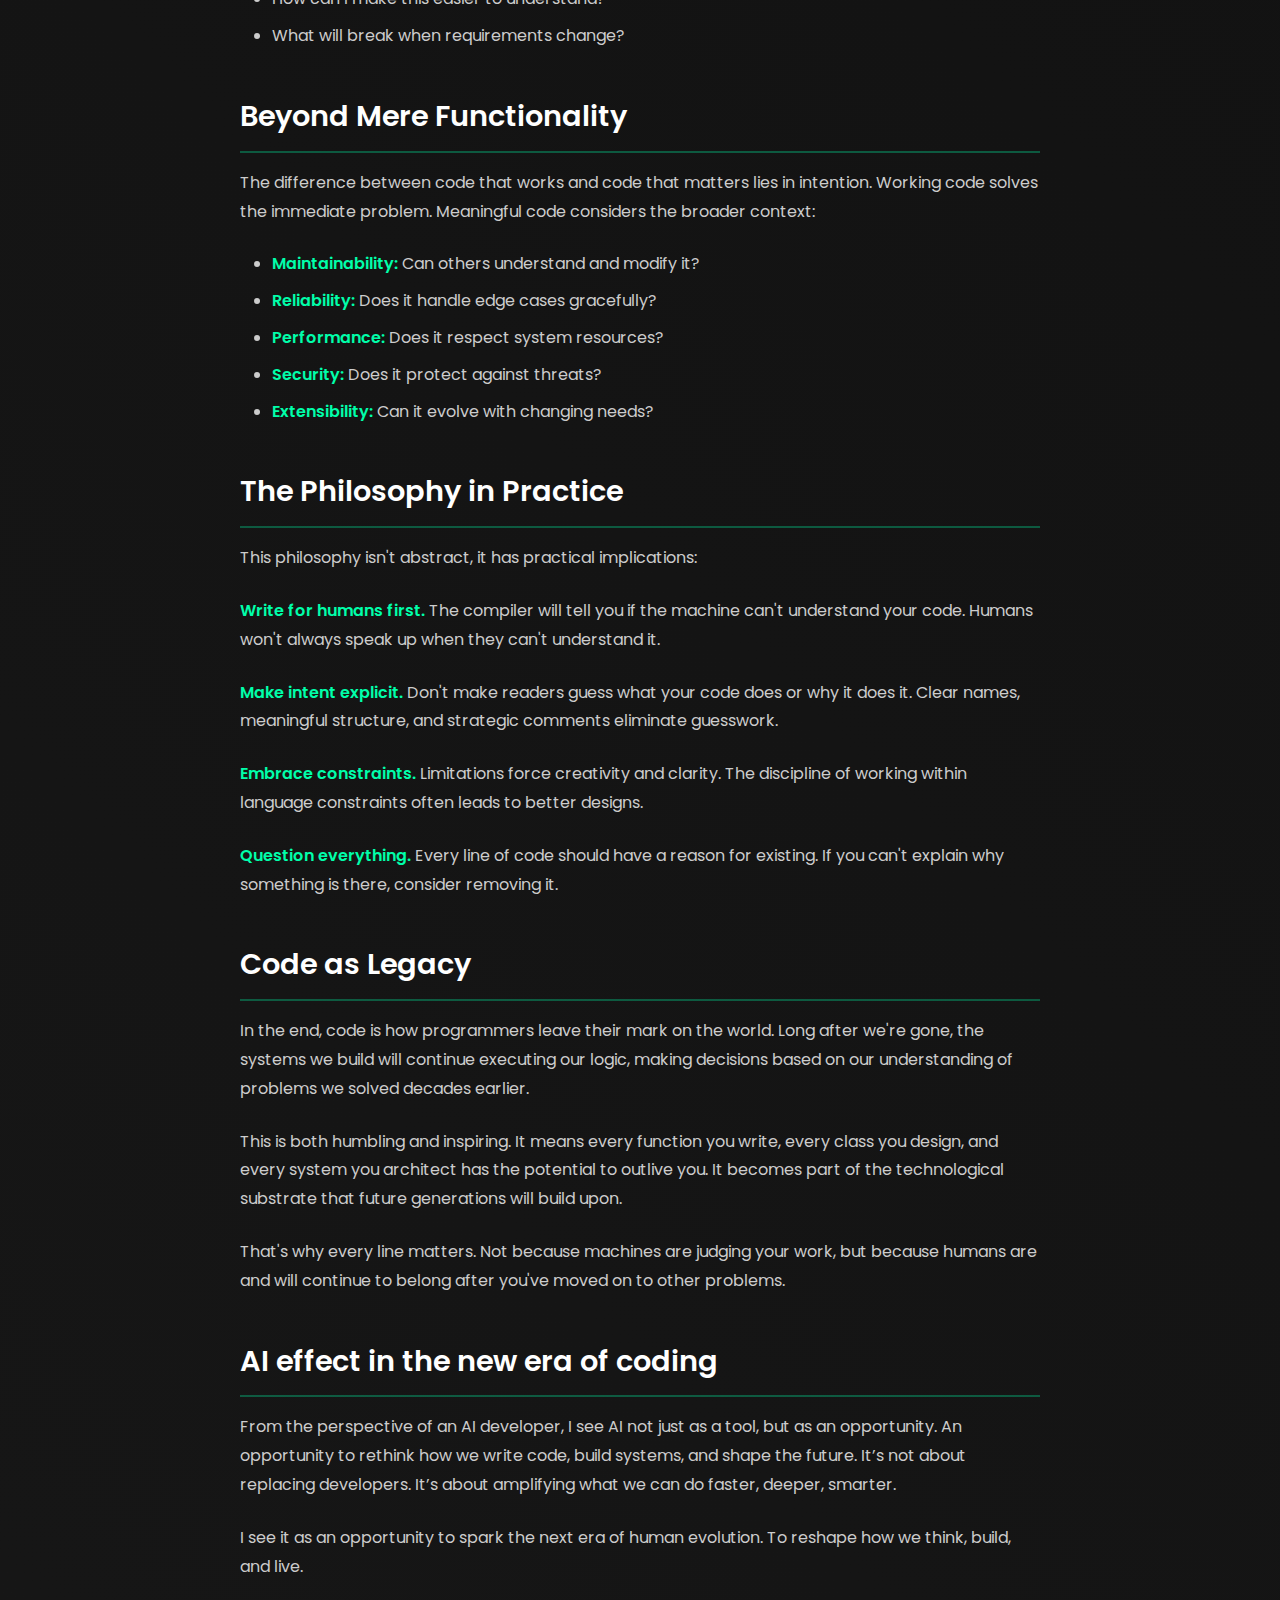
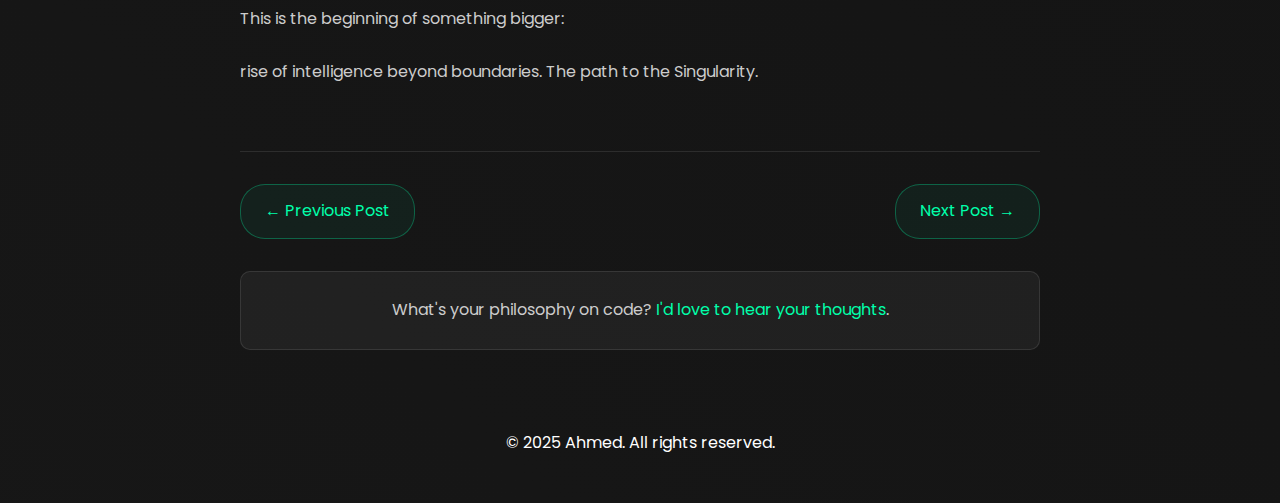
<file: blog/philosophy-of-code.html>
<!DOCTYPE html>
<html lang="en">
<head>
    <meta charset="UTF-8">
    <meta name="viewport" content="width=device-width, initial-scale=1.0">
    <title>The Philosophy of Code: Why Every Line Matters - Ahmed Khaled</title>
    <meta name="description" content="Code is not just instructions for machines—it's the crystallization of human thought. Every function, every variable name, every architectural decision reflects the mind of its creator.">
    
    <link rel="icon" href="../assets/images/favicon.png", sizes="16x16 32x32 48x48 64x64 128x128">
    <link rel="stylesheet" href="../css/style.css">
    <link rel="stylesheet" href="https://cdnjs.cloudflare.com/ajax/libs/font-awesome/6.4.0/css/all.min.css">
    <link href="https://fonts.googleapis.com/css2?family=Poppins:wght@300;400;600;700&display=swap" rel="stylesheet">
</head>
<body>
    <header>
        <nav>
            <div class="logo">:: X ::</div>
            <input type="checkbox" id="nav-toggle" class="nav-toggle">
            <label for="nav-toggle" class="hamburger">
                <div class="line1"></div>
                <div class="line2"></div>
                <div class="line3"></div>
            </label>
            <ul class="nav-links">
                <li><a href="../index.html">Home</a></li>
                <li><a href="../index.html#about">About</a></li>
                <li><a href="../index.html#projects">Projects</a></li>
                <li><a href="../index.html#skills">Skills</a></li>
                <li><a href="../blog.html">Blog</a></li>
                <li><a href="../certifications.html">Certifications</a></li>
                <li><a href="../index.html#contact">Contact</a></li>
                <li class="mobile-github-icon"><a href="https://github.com/theawakener0" target="_blank" rel="noopener noreferrer"><i class="fab fa-github"></i></a></li>
            </ul>
            <a href="https://github.com/theawakener0" target="_blank" rel="noopener noreferrer" class="desktop-github-icon"><i class="fab fa-github"></i></a>
        </nav>
    </header>

    <main>
        <article class="article-container">
            <div class="container">
                <div class="article-header">
                    <a href="../blog.html" class="back-link"><i class="fas fa-arrow-left"></i> Back to Blog</a>
                    <div class="article-meta">
                        <span class="article-date">December 28, 2024</span>
                        <span class="article-category">Philosophy</span>
                    </div>
                    <h1>The Philosophy of Code: Why Every Line Matters</h1>
                    <div class="article-tags">
                        <span class="tag">Philosophy</span>
                        <span class="tag">Clean Code</span>
                        <span class="tag">Architecture</span>
                    </div>
                </div>

                <div class="article-content">
                    <p class="lead">Code is not just instructions for machines, it's the crystallization of human thought. Every function, every variable name, every architectural decision reflects the mind of its creator and a path for the human evolution.</p>

                    <h2>Code as Thought</h2>
                    <p>When you write code, you're not just solving a problem. You're encoding your understanding of that problem into a form that both machines and humans can interpret. This dual nature serving both silicon and carbon based processors makes programming unique among human endeavors.</p>
                    
                    <p>Consider a simple function name: <code>calculateDistance()</code> versus <code>calc()</code>. The first reveals intent, the second obscures it. The machine doesn't care both compile to the same instructions. But to the human reader (including your future self), one tells a story while the other demands investigation.</p>

                    <h2>The Weight of Every Decision</h2>
                    <p>Programming is a series of micro decisions, each carrying weight far beyond its immediate context:</p>
                    
                    <ul>
                        <li><strong>Variable names</strong> reveal how you think about data</li>
                        <li><strong>Function boundaries</strong> show how you decompose problems</li>
                        <li><strong>Architecture choices</strong> reflect your mental model of the system</li>
                        <li><strong>Comments</strong> expose what you find important enough to explain</li>
                    </ul>

                    <p>Each decision is a window into the programmer's mind. Clean code isn't just about following conventions, it's about clear thinking made manifest.</p>

                    <h2>The Paradox of Simplicity</h2>
                    <p>The best code often appears deceptively simple. Like a haiku that captures profound meaning in few words, elegant code distills complex ideas into their essential form.</p>

                    <p>But simplicity is hard. It requires understanding the problem so deeply that you can strip away everything nonessential. As Antoine de Saint Exupéry wrote: "Perfection is achieved, not when there is nothing more to add, but when there is nothing left to take away."</p>

                    <h2>Code as Communication</h2>
                    <p>Programming is fundamentally an act of communication. You're writing for three audiences:</p>

                    <ol>
                        <li><strong>The machine:</strong> Which needs precise, unambiguous instructions</li>
                        <li><strong>Other programmers:</strong> Who need to understand, modify, and maintain your code</li>
                        <li><strong>Your future self:</strong> Who will return to this code months later with no memory of your current mental state</li>
                    </ol>

                    <p>The machine is the least demanding audience, it will execute any syntactically correct code. The human audiences are far more challenging. They need context, intention, and clarity.</p>

                    <h2>The Ethics of Craftsmanship</h2>
                    <p>There's a moral dimension to how we write code. When you write unclear, convoluted code, you're not just creating a technical problem, you're imposing a burden on every person who will touch that code in the future.</p>

                    <p>This includes:</p>
                    <ul>
                        <li>The teammate who needs to fix a bug at 2 AM</li>
                        <li>The junior developer trying to understand the system</li>
                        <li>The maintainer dealing with legacy code years later</li>
                    </ul>

                    <p>Writing clean code is an act of empathy considering the experience of those who come after you.</p>

                    <h2>Code as Self-Expression</h2>
                    <p>Despite the constraints of syntax and logic, code is surprisingly personal. Experienced programmers can often identify the author of a piece of code by its style, structure, and approach.</p>

                    <p>Some developers prefer:</p>
                    <ul>
                        <li>Functional approaches that minimize side effects</li>
                        <li>Object oriented designs that model real world relationships</li>
                        <li>Procedural code that follows a clear sequence of steps</li>
                        <li>Declarative styles that describe what rather than how</li>
                    </ul>

                    <p>These preferences aren't just technical choices, they reflect how different minds approach problem solving.</p>

                    <h2>The Long View</h2>
                    <p>Code has a longer lifespan than most programmers anticipate. That quick hack you wrote to solve an immediate problem might still be running critical systems years later. That elegant solution you crafted might inspire future architectures.</p>

                    <p>Understanding this perspective changes how you write code. You begin to consider:</p>
                    <ul>
                        <li>How will this scale?</li>
                        <li>What assumptions am I making?</li>
                        <li>How can I make this easier to understand?</li>
                        <li>What will break when requirements change?</li>
                    </ul>

                    <h2>Beyond Mere Functionality</h2>
                    <p>The difference between code that works and code that matters lies in intention. Working code solves the immediate problem. Meaningful code considers the broader context:</p>

                    <ul>
                        <li><strong>Maintainability:</strong> Can others understand and modify it?</li>
                        <li><strong>Reliability:</strong> Does it handle edge cases gracefully?</li>
                        <li><strong>Performance:</strong> Does it respect system resources?</li>
                        <li><strong>Security:</strong> Does it protect against threats?</li>
                        <li><strong>Extensibility:</strong> Can it evolve with changing needs?</li>
                    </ul>

                    <h2>The Philosophy in Practice</h2>
                    <p>This philosophy isn't abstract, it has practical implications:</p>

                    <p><strong>Write for humans first.</strong> The compiler will tell you if the machine can't understand your code. Humans won't always speak up when they can't understand it.</p>

                    <p><strong>Make intent explicit.</strong> Don't make readers guess what your code does or why it does it. Clear names, meaningful structure, and strategic comments eliminate guesswork.</p>

                    <p><strong>Embrace constraints.</strong> Limitations force creativity and clarity. The discipline of working within language constraints often leads to better designs.</p>

                    <p><strong>Question everything.</strong> Every line of code should have a reason for existing. If you can't explain why something is there, consider removing it.</p>

                    <h2>Code as Legacy</h2>
                    <p>In the end, code is how programmers leave their mark on the world. Long after we're gone, the systems we build will continue executing our logic, making decisions based on our understanding of problems we solved decades earlier.</p>

                    <p>This is both humbling and inspiring. It means every function you write, every class you design, and every system you architect has the potential to outlive you. It becomes part of the technological substrate that future generations will build upon.</p>

                    <p>That's why every line matters. Not because machines are judging your work, but because humans are and will continue to belong after you've moved on to other problems.</p>

                    <h2>AI effect in the new era of coding</h2>
                    <p>From the perspective of an AI developer, I see AI not just as a tool, but as an opportunity. An opportunity to rethink how we write code, build systems, and shape the future. It’s not about replacing developers. It’s about amplifying what we can do faster, deeper, smarter.</p>
                    <p>I see it as an opportunity to spark the next era of human evolution. To reshape how we think, build, and live. <p>This is the beginning of something bigger:</p> <p>rise of intelligence beyond boundaries. The path to the Singularity.</p></p>


                    <div class="article-footer">
                        <div class="article-nav">
                            <a href="building-xshell.html" class="nav-link">← Previous Post</a>
                            <a href="neovim-philosophy.html" class="nav-link">Next Post →</a>
                        </div>
                        
                        <div class="article-share">
                            <p>What's your philosophy on code? <a href="mailto:ahmedkhaledahmed009@gmail.com">I'd love to hear your thoughts</a>.</p>
                        </div>
                    </div>
                </div>
            </div>
        </article>
    </main>

    <footer>
        <p>&copy; 2025 Ahmed. All rights reserved.</p>
    </footer>
</body>
</html>
</file>
<file: css/style.css>
/* General Styles */
body {
    font-family: 'Poppins', sans-serif;
    background: linear-gradient(45deg, #0a0a0a, #1a1a1a, #0a0a0a);
    background-size: 400% 400%;
    color: #ffffff;
    margin: 0;
    line-height: 1.6;
    transition: background-color 0.3s, color 0.3s;
    animation: gradientBG 15s ease infinite;
    overflow-x: hidden;
    /* Improve touch scrolling on mobile */
    -webkit-overflow-scrolling: touch;
    scroll-behavior: smooth;
}

/* Touch-friendly improvements */
* {
    box-sizing: border-box;
}

/* Better tap targets for mobile */
@media (max-width: 768px) {
    a, button, .hamburger, .nav-toggle + label {
        min-height: 44px;
        min-width: 44px;
        display: inline-flex;
        align-items: center;
        justify-content: center;
    }
}

/* Improve text readability on mobile */
@media (max-width: 480px) {
    body {
        font-size: 16px;
        line-height: 1.5;
    }
    
    p {
        font-size: 0.95rem;
        line-height: 1.6;
    }
}

@keyframes gradientBG {
    0% { background-position: 0% 50%; }
    50% { background-position: 100% 50%; }
    100% { background-position: 0% 50%; }
}

.container {
    max-width: 1100px;
    margin: auto;
    overflow: hidden;
    padding: 0 20px;
}

@media (max-width: 768px) {
    .container {
        padding: 0 20px;
    }
}

@media (max-width: 480px) {
    .container {
        padding: 0 15px;
    }
}

h1, h2, h3 {
    font-weight: 600;
}

/* Header */
header {
    position: fixed;
    width: 100%;
    top: 0;
    left: 0;
    z-index: 100;
    transition: background-color 0.3s ease-in-out;
}

nav {
    display: flex;
    justify-content: space-between;
    align-items: center;
    max-width: 1100px;
    margin: auto;
    padding: 1rem 20px;
    background: rgba(255, 255, 255, 0.1);
    backdrop-filter: blur(10px);
    -webkit-backdrop-filter: blur(10px);
    border-radius: 10px;
    border: 1px solid rgba(255, 255, 255, 0.18);
    margin-top: 20px;
}

nav .logo {
    font-size: 1.8rem;
    font-weight: 700;
    color: #fff;
    text-shadow: 0 0 8px rgba(255, 255, 255, 0.8), 0 0 16px rgba(255, 255, 255, 0.8);
}

nav ul {
    display: flex;
    list-style: none;
    padding: 0;
}

nav ul li {
    margin-left: 30px;
}

nav ul li a {
    color: #fff;
    text-decoration: none;
    transition: color 0.3s;
    font-weight: 600;
}

nav ul li a:hover {
    color: #ffffff;
    text-shadow: 0 0 5px rgba(255, 255, 255, 0.8);
}

.desktop-github-icon {
    color: #fff;
    font-size: 1.8rem;
    text-decoration: none;
}

.desktop-github-icon:hover {
    color: #ffffff;
    text-shadow: 0 0 5px rgba(255, 255, 255, 0.8);
}

.mobile-github-icon {
    display: none;
}

.hamburger {
    display: none;
    cursor: pointer;
    z-index: 102;
    flex-direction: column;
    gap: 4px;
    padding: 8px;
    border-radius: 4px;
    transition: all 0.3s ease;
}

.hamburger:hover {
    background: rgba(255, 255, 255, 0.1);
}

.hamburger div {
    width: 25px;
    height: 3px;
    background-color: #fff;
    transition: all 0.3s ease;
    border-radius: 2px;
}

.nav-toggle {
    display: none;
}

main {
    padding-top: 100px;
}

@media (max-width: 768px) {
    main {
        padding-top: 90px;
    }
}

@media (max-width: 480px) {
    main {
        padding-top: 85px;
    }
}

#hero {
    background: url('../assets/images/hero-bg.jpg') no-repeat center center/cover;
    height: 100vh;
    display: flex;
    justify-content: center;
    align-items: center;
    text-align: center;
    color: #fff;
    min-height: 500px;
}

@media (max-width: 768px) {
    #hero {
        height: 80vh;
        min-height: 400px;
        padding: 1rem;
    }
}

@media (max-width: 480px) {
    #hero {
        height: 70vh;
        min-height: 350px;
    }
}

.hero-content {
    background: rgba(0, 0, 0, 0.5);
    padding: 2rem;
    border-radius: 10px;
    max-width: 90%;
}

@media (max-width: 768px) {
    .hero-content {
        padding: 1.5rem;
        max-width: 95%;
    }
}

@media (max-width: 480px) {
    .hero-content {
        padding: 1rem;
        max-width: 100%;
    }
}

.hero-title {
    font-size: 4rem;
    margin-bottom: 1rem;
    animation: glow 2s ease-in-out infinite alternate;
}

@media (max-width: 768px) {
    .hero-title {
        font-size: 2.5rem;
    }
}

@media (max-width: 480px) {
    .hero-title {
        font-size: 2rem;
        margin-bottom: 0.5rem;
    }
}

@keyframes glow {
    from {
        text-shadow: 0 0 10px #fff, 0 0 20px #fff, 0 0 30px #fff, 0 0 40px #fff, 0 0 50px #fff, 0 0 60px #fff, 0 0 70px #fff;
    }
    to {
        text-shadow: 0 0 20px #fff, 0 0 30px #fff, 0 0 40px #fff, 0 0 50px #fff, 0 0 60px #fff, 0 0 70px #fff, 0 0 80px #fff;
    }
}

.hero-subtitle {
    font-size: 1.5rem;
    margin-bottom: 2rem;
}

@media (max-width: 768px) {
    .hero-subtitle {
        font-size: 1.2rem;
        margin-bottom: 1.5rem;
    }
}

@media (max-width: 480px) {
    .hero-subtitle {
        font-size: 1rem;
        margin-bottom: 1rem;
    }
}

/* About Section */
#about {
    padding: 5rem 0;
}

@media (max-width: 768px) {
    #about {
        padding: 3rem 0;
    }
}

@media (max-width: 480px) {
    #about {
        padding: 2rem 0;
    }
}

.about-content {
    display: grid;
    grid-template-columns: 1fr 2fr;
    gap: 3rem;
    align-items: center;
}

@media (max-width: 768px) {
    .about-content {
        grid-template-columns: 1fr;
        gap: 2rem;
        text-align: center;
    }
}

@media (max-width: 480px) {
    .about-content {
        gap: 1.5rem;
    }
}

.profile-card-container {
    perspective: 1000px;
    width: 250px;
    height: 400px;
    margin: auto;
}

@media (max-width: 768px) {
    .profile-card-container {
        width: 200px;
        height: 320px;
        margin: 0 auto 2rem;
    }
}

@media (max-width: 480px) {
    .profile-card-container {
        width: 180px;
        height: 280px;
    }
}

.profile-card {
    width: 100%;
    height: 100%;
    position: relative;
    transform-style: preserve-3d;
    transition: transform 0.8s cubic-bezier(0.77, 0, 0.175, 1);
    cursor: pointer;
}

.profile-card:hover {
    transform: rotateY(180deg);
}

.profile-card-front,
.profile-card-back {
    position: absolute;
    width: 100%;
    height: 100%;
    backface-visibility: hidden;
    -webkit-backface-visibility: hidden; /* Safari */
    border-radius: 10px;
    overflow: hidden;
    box-shadow: 0 8px 32px 0 rgba(0, 0, 0, 0.37);
}

.profile-card-front {
    background-color: rgba(255, 255, 255, 0.1);
    display: flex;
    justify-content: center;
    align-items: center;
}

.profile-img {
    width: 100%;
    height: 100%;
    object-fit: cover;
    border-radius: 10px;
}

.profile-card-back {
    background: linear-gradient(135deg, #1a1a1a, #3c3c3c);
    border: 1px solid rgba(255, 255, 255, 0.2);
    color: #fff;
    transform: rotateY(180deg);
    display: flex;
    flex-direction: column;
    justify-content: center;
    align-items: center;
    padding: 20px;
    text-align: center;
}

.profile-card-back h4 {
    margin-bottom: 0.8rem;
    font-size: 1.1rem;
    text-shadow: 0 0 8px rgba(255, 255, 255, 0.7);
}

.tools-icons {
    display: flex;
    gap: 1rem;
    margin-bottom: 1rem;
}

.tools-icons i {
    font-size: 1.6rem;
    color: #fff;
    transition: color 0.3s, transform 0.3s;
}

.tools-icons i:hover {
    color: #ffffff;
    transform: scale(1.2) rotate(5deg);
    text-shadow: 0 0 10px #ffffff;
}

.profile-card-back p {
    font-size: 0.85rem;
    font-style: italic;
    max-width: 90%;
    line-height: 1.4;
}

@media (max-width: 768px) {
    .profile-card-back h4 {
        font-size: 1rem;
        margin-bottom: 0.6rem;
    }
    
    .tools-icons {
        gap: 0.8rem;
        margin-bottom: 0.8rem;
    }
    
    .tools-icons i {
        font-size: 1.4rem;
    }
    
    .profile-card-back p {
        font-size: 0.8rem;
    }
}

@media (max-width: 480px) {
    .profile-card-back h4 {
        font-size: 0.9rem;
        margin-bottom: 0.5rem;
    }
    
    .tools-icons {
        gap: 0.6rem;
        margin-bottom: 0.6rem;
    }
    
    .tools-icons i {
        font-size: 1.2rem;
    }
    
    .profile-card-back p {
        font-size: 0.75rem;
        line-height: 1.3;
    }
}

/* Projects Section */
#projects {
    padding: 5rem 0;
}

@media (max-width: 768px) {
    #projects {
        padding: 3rem 0;
    }
}

@media (max-width: 480px) {
    #projects {
        padding: 2rem 0;
    }
}

.project-grid {
    display: grid;
    grid-template-columns: repeat(auto-fit, minmax(300px, 1fr));
    gap: 2rem;
}

@media (max-width: 768px) {
    .project-grid {
        grid-template-columns: 1fr;
        gap: 1.5rem;
    }
}

@media (max-width: 480px) {
    .project-grid {
        gap: 1rem;
    }
}

.project-card {
    background: rgba(255, 255, 255, 0.1);
    backdrop-filter: blur(10px);
    -webkit-backdrop-filter: blur(10px);
    border-radius: 10px;
    border: 1px solid rgba(255, 255, 255, 0.18);
    padding: 2rem;
    transition: transform 0.3s, box-shadow 0.3s;
}

.project-card:hover {
    transform: translateY(-10px);
    box-shadow: 0 0 15px rgba(255, 255, 255, 0.3);
}

@media (max-width: 768px) {
    .project-card {
        padding: 1.5rem;
    }
}

@media (max-width: 480px) {
    .project-card {
        padding: 1rem;
    }
}

.project-card h3 {
    margin-top: 0;
    color: #ffffff;
}

.project-card video {
    width: 100%;
    border-radius: 10px;
    margin-bottom: 1rem;
    max-height: 250px;
    object-fit: cover;
}

@media (max-width: 480px) {
    .project-card video {
        max-height: 200px;
    }
}

.btn {
    display: inline-block;
    background: linear-gradient(45deg, #333333, #555555);
    color: #fff;
    padding: 0.8rem 1.5rem;
    text-decoration: none;
    border-radius: 5px;
    margin-top: 1rem;
    transition: all 0.3s ease;
    border: 1px solid #666;
    box-shadow: 0 0 5px rgba(255, 255, 255, 0.2), 0 0 10px rgba(255, 255, 255, 0.2);
}

.btn:hover {
    box-shadow: 0 0 15px rgba(255, 255, 255, 0.4), 0 0 25px rgba(255, 255, 255, 0.4);
    transform: scale(1.05);
    background: linear-gradient(45deg, #444444, #666666);
}

/* Skills Section */
#skills {
    padding: 5rem 0;
}

@media (max-width: 768px) {
    #skills {
        padding: 3rem 0;
    }
}

@media (max-width: 480px) {
    #skills {
        padding: 2rem 0;
    }
}

.skills-list {
    list-style: none;
    padding: 0;
    display: flex;
    flex-wrap: wrap;
    gap: 1rem;
    justify-content: center;
}

.skills-list li {
    background: rgba(255, 255, 255, 0.1);
    padding: 0.8rem 1.5rem;
    border-radius: 5px;
    font-weight: 600;
    transition: all 0.3s ease;
    min-width: fit-content;
}

.skills-list li:hover {
    background: #333;
    transform: scale(1.1);
    box-shadow: 0 0 10px rgba(255, 255, 255, 0.2);
}

@media (max-width: 768px) {
    .skills-list {
        gap: 0.8rem;
    }
    
    .skills-list li {
        font-size: 0.9rem;
        padding: 0.6rem 1.2rem;
    }
}

@media (max-width: 480px) {
    .skills-list {
        gap: 0.5rem;
    }
    
    .skills-list li {
        font-size: 0.8rem;
        padding: 0.5rem 1rem;
    }
}

/* Contact Section */
#contact {
    padding: 5rem 0;
    text-align: center;
}

@media (max-width: 768px) {
    #contact {
        padding: 3rem 0;
    }
}

@media (max-width: 480px) {
    #contact {
        padding: 2rem 0;
    }
}

.contact-links a {
    color: #fff;
    text-decoration: none;
    margin: 0 1rem;
    font-size: 1.2rem;
    transition: color 0.3s;
    display: inline-block;
    padding: 0.5rem;
}

.contact-links a:hover {
    color: #ffffff;
    text-shadow: 0 0 5px rgba(255, 255, 255, 0.8);
}

.contact-links i {
    margin-right: 8px;
}

@media (max-width: 768px) {
    .contact-links {
        display: flex;
        flex-direction: column;
        gap: 1rem;
        align-items: center;
    }
    
    .contact-links a {
        margin: 0;
        padding: 1rem;
        background: rgba(255, 255, 255, 0.1);
        border-radius: 10px;
        width: 200px;
        transition: all 0.3s ease;
    }
    
    .contact-links a:hover {
        background: rgba(255, 255, 255, 0.2);
        transform: translateY(-2px);
    }
}

@media (max-width: 480px) {
    .contact-links a {
        width: 180px;
        font-size: 1rem;
    }
}

/* Footer */
footer {
    text-align: center;
    padding: 2rem 0;
}

/* Blog Page Styles */
#blog-hero {
    background: linear-gradient(135deg, #6b6b71, #0e0f11);
    padding: 8rem 0 4rem;
    text-align: center;
    color: white;
}

#blog-hero h1 {
    font-size: 3rem;
    margin-bottom: 1rem;
    font-weight: 700;
    text-shadow: 0 0 10px rgba(255, 255, 255, 0.7), 0 0 20px rgba(255, 255, 255, 0.5);
}

#blog-hero p {
    font-size: 1.2rem;
    opacity: 0.9;
}

.blog-grid {
    display: grid;
    grid-template-columns: repeat(auto-fit, minmax(350px, 1fr));
    gap: 2rem;
    margin: 3rem 0;
}

.blog-post {
    background: rgba(255, 255, 255, 0.1);
    backdrop-filter: blur(10px);
    -webkit-backdrop-filter: blur(10px);
    border-radius: 10px;
    border: 1px solid rgba(255, 255, 255, 0.18);
    padding: 2rem;
    transition: transform 0.3s ease, box-shadow 0.3s ease;
}

.blog-post:hover {
    transform: translateY(-5px);
    box-shadow: 0 10px 30px rgba(255, 255, 255, 0.2);
}

.blog-meta {
    display: flex;
    justify-content: space-between;
    margin-bottom: 1rem;
    font-size: 0.9rem;
}

.blog-meta .date {
    color: #ffffff;
    text-shadow: 0 0 5px rgba(255, 255, 255, 0.8);
}

.blog-meta .category {
    color: #ffffff;
    font-weight: 600;
    text-shadow: 0 0 5px rgba(255, 255, 255, 0.8);
}

.blog-post h2 {
    color: white;
    margin-bottom: 1rem;
    font-size: 1.3rem;
    line-height: 1.4;
}

.blog-post p {
    color: #ccc;
    line-height: 1.6;
    margin-bottom: 1.5rem;
}

.blog-tags {
    margin-bottom: 1.5rem;
}

.tag {
    background: rgba(255, 255, 255, 0.1);
    color: #ffffff;
    padding: 0.3rem 0.8rem;
    border-radius: 15px;
    font-size: 0.8rem;
    margin-right: 0.5rem;
    border: 1px solid rgba(255, 255, 255, 0.3);
    transition: all 0.3s ease;
}

.tag:hover {
    background: rgba(255, 255, 255, 0.2);
    box-shadow: 0 0 10px rgba(255, 255, 255, 0.3);
}

.read-more {
    color: #ffffff;
    text-decoration: none;
    font-weight: 600;
    transition: all 0.3s ease;
}

.read-more:hover {
    color: #ffffff;
    text-shadow: 0 0 5px rgba(255, 255, 255, 0.8);
}

.blog-cta {
    text-align: center;
    background: rgba(255, 255, 255, 0.1);
    backdrop-filter: blur(10px);
    -webkit-backdrop-filter: blur(10px);
    border-radius: 10px;
    border: 1px solid rgba(255, 255, 255, 0.18);
    padding: 3rem;
    margin-top: 4rem;
}

.blog-cta h2 {
    color: white;
    margin-bottom: 1rem;
}

.blog-cta p {
    color: #ccc;
    margin-bottom: 2rem;
}

/* Certifications Page Styles */
#cert-hero {
    background: linear-gradient(135deg, #6b6b71, #0e0f11);
    padding: 8rem 0 4rem;
    text-align: center;
    color: white;
}

#cert-hero h1 {
    font-size: 3rem;
    margin-bottom: 1rem;
    font-weight: 700;
    text-shadow: 0 0 10px rgba(255, 255, 255, 0.7), 0 0 20px rgba(255, 255, 255, 0.5);
}

#cert-hero p {
    font-size: 1.2rem;
    opacity: 0.9;
}

.cert-grid {
    display: grid;
    grid-template-columns: repeat(auto-fit, minmax(350px, 1fr));
    gap: 2rem;
    margin: 3rem 0;
}

.cert-card {
    background: rgba(255, 255, 255, 0.1);
    backdrop-filter: blur(10px);
    -webkit-backdrop-filter: blur(10px);
    border-radius: 10px;
    border: 1px solid rgba(255, 255, 255, 0.18);
    padding: 2rem;
    transition: transform 0.3s ease, box-shadow 0.3s ease;
    position: relative;
}

.cert-card.featured {
    border: 2px solid rgba(255, 255, 255, 0.5);
    background: rgba(255, 255, 255, 0.15);
}

.cert-card:hover {
    transform: translateY(-5px);
    box-shadow: 0 10px 30px rgba(255, 255, 255, 0.2);
}

.cert-badge {
    position: absolute;
    top: 1rem;
    right: 1rem;
    background: #ffffff;
    color: #1a1a2e;
    padding: 0.3rem 0.8rem;
    border-radius: 15px;
    font-size: 0.8rem;
    font-weight: 600;
}

.cert-icon {
    font-size: 3rem;
    color: #ffffff;
    margin-bottom: 1rem;
    text-shadow: 0 0 5px rgba(255, 255, 255, 0.8);
}

.cert-card h3 {
    color: white;
    margin-bottom: 0.5rem;
    font-size: 1.3rem;
}

.cert-issuer {
    color: #ffffff;
    font-weight: 600;
    margin-bottom: 0.3rem;
    text-shadow: 0 0 5px rgba(255, 255, 255, 0.8);
}

.cert-date {
    color: #ffffff;
    font-size: 0.9rem;
    margin-bottom: 1rem;
    text-shadow: 0 0 5px rgba(255, 255, 255, 0.8);
}

.cert-description {
    color: #ccc;
    line-height: 1.6;
    margin-bottom: 1.5rem;
}

.cert-skills {
    margin-bottom: 1.5rem;
}

.cert-skills span {
    background: rgba(255, 255, 255, 0.1);
    color: #ffffff;
    padding: 0.3rem 0.8rem;
    border-radius: 15px;
    font-size: 0.8rem;
    margin-right: 0.5rem;
    margin-bottom: 0.5rem;
    display: inline-block;
    border: 1px solid rgba(255, 255, 255, 0.3);
    transition: all 0.3s ease;
}

.cert-skills span:hover {
    background: rgba(255, 255, 255, 0.2);
    box-shadow: 0 0 10px rgba(255, 255, 255, 0.3);
}

.cert-verification {
    display: flex;
    align-items: center;
    gap: 0.5rem;
    color: #00ff00;
    font-size: 0.9rem;
}

.achievements-section {
    margin: 4rem 0;
}

.achievements-section h2 {
    text-align: center;
    color: white;
    margin-bottom: 2rem;
    font-size: 2rem;
}

.achievements-grid {
    display: grid;
    grid-template-columns: repeat(auto-fit, minmax(250px, 1fr));
    gap: 1.5rem;
}

.achievement-card {
    background: rgba(255, 255, 255, 0.1);
    backdrop-filter: blur(10px);
    -webkit-backdrop-filter: blur(10px);
    border-radius: 10px;
    border: 1px solid rgba(255, 255, 255, 0.18);
    padding: 1.5rem;
    text-align: center;
    transition: all 0.3s ease;
}

.achievement-card:hover {
    transform: translateY(-5px);
    box-shadow: 0 10px 30px rgba(255, 255, 255, 0.2);
}

.achievement-icon {
    font-size: 2rem;
    color: #ffffff;
    margin-bottom: 1rem;
    text-shadow: 0 0 5px rgba(255, 255, 255, 0.8);
}

.achievement-card h4 {
    color: white;
    margin-bottom: 0.5rem;
}

.achievement-card p {
    color: #ccc;
    font-size: 0.9rem;
    line-height: 1.5;
}

.learning-journey {
    background: rgba(255, 255, 255, 0.1);
    backdrop-filter: blur(10px);
    -webkit-backdrop-filter: blur(10px);
    border-radius: 10px;
    border: 1px solid rgba(255, 255, 255, 0.18);
    padding: 3rem;
    margin: 3rem 0;
}

.learning-journey h2 {
    color: white;
    margin-bottom: 2rem;
    text-align: center;
}

.philosophy-content {
    display: grid;
    grid-template-columns: 1fr 1fr;
    gap: 3rem;
    align-items: start;
}

.philosophy-text p {
    color: #ccc;
    line-height: 1.7;
    margin-bottom: 1rem;
}

.current-studies h3 {
    color: #ffffff;
    margin-bottom: 1rem;
    text-shadow: 0 0 5px rgba(255, 255, 255, 0.8);
}

.current-studies ul {
    list-style: none;
    padding: 0;
}

.current-studies li {
    color: #ccc;
    margin-bottom: 0.8rem;
    display: flex;
    align-items: center;
    gap: 0.8rem;
}

.current-studies i {
    color: #ffffff;
    width: 20px;
    text-shadow: 0 0 5px rgba(255, 255, 255, 0.8);
}

.verification-note {
    background: rgba(255, 255, 255, 0.1);
    backdrop-filter: blur(10px);
    -webkit-backdrop-filter: blur(10px);
    border-radius: 10px;
    border: 1px solid rgba(255, 255, 255, 0.18);
    padding: 1.5rem;
    margin-top: 3rem;
}

.verification-content {
    display: flex;
    align-items: center;
    gap: 1rem;
}

.verification-content i {
    color: #ffffff;
    font-size: 1.5rem;
    text-shadow: 0 0 5px rgba(255, 255, 255, 0.8);
}

.verification-content h4 {
    color: white;
    margin-bottom: 0.3rem;
}

.verification-content p {
    color: #ccc;
    margin: 0;
}

/* Article page styles */
.article-container {
    margin-top: 80px;
    padding: 2rem 0;
    min-height: calc(100vh - 140px);
}

.article-header {
    margin-bottom: 3rem;
}

.back-link {
    display: inline-flex;
    align-items: center;
    color: #00ffaa;
    text-decoration: none;
    margin-bottom: 1rem;
    font-weight: 500;
    transition: color 0.3s ease;
}

.back-link:hover {
    color: #ffffff;
}

.back-link i {
    margin-right: 0.5rem;
}

.article-meta {
    display: flex;
    gap: 1rem;
    margin-bottom: 1rem;
    font-size: 0.9rem;
    color: #888;
}

.article-date {
    color: #00ffaa;
}

.article-category {
    padding: 0.25rem 0.75rem;
    background: rgba(0, 255, 170, 0.1);
    border: 1px solid rgba(0, 255, 170, 0.3);
    border-radius: 20px;
    font-size: 0.8rem;
}

.article-header h1 {
    font-size: 2.5rem;
    margin: 1rem 0;
    line-height: 1.2;
    background: linear-gradient(45deg, #00ffaa, #ffffff);
    -webkit-background-clip: text;
    -webkit-text-fill-color: transparent;
    background-clip: text;
}

.article-tags {
    display: flex;
    flex-wrap: wrap;
    gap: 0.5rem;
    margin-top: 1rem;
}

.tag {
    padding: 0.25rem 0.75rem;
    background: rgba(255, 255, 255, 0.1);
    border: 1px solid rgba(255, 255, 255, 0.2);
    border-radius: 15px;
    font-size: 0.8rem;
    color: #ccc;
}

.article-content {
    max-width: 800px;
    margin: 0 auto;
    line-height: 1.8;
}

.article-content .lead {
    font-size: 1.2rem;
    color: #00ffaa;
    margin-bottom: 2rem;
    font-weight: 400;
}

.article-content h2 {
    font-size: 1.8rem;
    margin: 2.5rem 0 1rem;
    color: #ffffff;
    border-bottom: 2px solid rgba(0, 255, 170, 0.3);
    padding-bottom: 0.5rem;
}

.article-content h3 {
    font-size: 1.4rem;
    margin: 2rem 0 1rem;
    color: #00ffaa;
}

.article-content p {
    margin-bottom: 1.5rem;
    color: #ccc;
}

.article-content ul, .article-content ol {
    margin: 1.5rem 0;
    padding-left: 2rem;
}

.article-content li {
    margin-bottom: 0.5rem;
    color: #ccc;
}

.article-content strong {
    color: #00ffaa;
    font-weight: 600;
}

.article-content code {
    background: rgba(0, 255, 170, 0.1);
    padding: 0.2rem 0.4rem;
    border-radius: 4px;
    font-family: 'Courier New', monospace;
    color: #00ffaa;
    font-size: 0.9rem;
}

.article-content blockquote {
    border-left: 4px solid #00ffaa;
    padding-left: 1.5rem;
    margin: 2rem 0;
    font-style: italic;
    color: #aaa;
    background: rgba(0, 255, 170, 0.05);
    padding: 1rem 1.5rem;
    border-radius: 0 8px 8px 0;
}

.article-footer {
    margin-top: 4rem;
    padding-top: 2rem;
    border-top: 1px solid rgba(255, 255, 255, 0.1);
}

.article-nav {
    display: flex;
    justify-content: space-between;
    margin-bottom: 2rem;
    flex-wrap: wrap;
    gap: 1rem;
}

.article-nav .nav-link {
    color: #00ffaa;
    text-decoration: none;
    padding: 0.75rem 1.5rem;
    border: 1px solid rgba(0, 255, 170, 0.3);
    border-radius: 25px;
    transition: all 0.3s ease;
    background: rgba(0, 255, 170, 0.05);
}

.article-nav .nav-link:hover {
    background: rgba(0, 255, 170, 0.1);
    border-color: #00ffaa;
    transform: translateY(-2px);
}

.article-share {
    display: block;
    text-align: center;
    padding: 1.5rem;
    background: rgba(255, 255, 255, 0.05);
    border-radius: 10px;
    border: 1px solid rgba(255, 255, 255, 0.1);
}

.article-share p {
    margin: 0;
    color: #ccc;
}

.article-share a {
    color: #00ffaa;
    text-decoration: none;
    transition: color 0.3s ease;
}

.article-share a:hover {
    color: #ffffff;
}

/* Responsive */
@media (max-width: 768px) {
    nav {
        padding: 0.8rem 20px;
        margin-top: 15px;
    }
    
    nav .logo {
        font-size: 1.5rem;
    }
    
    nav ul {
        position: fixed;
        top: 0;
        right: 0;
        height: 100vh;
        background: rgba(0, 0, 0, 0.95);
        backdrop-filter: blur(10px);
        flex-direction: column;
        align-items: center;
        justify-content: center;
        width: 70%;
        transform: translateX(100%);
        transition: transform 0.5s ease-in;
        z-index: 101;
    }

    .nav-toggle:checked ~ .nav-links {
        transform: translateX(0%);
    }

    nav ul li {
        margin: 20px 0;
    }

    nav ul li a {
        font-size: 1.1rem;
        padding: 10px 20px;
        border-radius: 5px;
        transition: all 0.3s ease;
    }

    nav ul li a:hover {
        background: rgba(255, 255, 255, 0.1);
    }

    .hamburger {
        display: flex;
    }

    .desktop-github-icon {
        display: none;
    }

    .mobile-github-icon {
        display: block;
    }

    .nav-toggle:checked + .hamburger div:nth-child(1) {
        transform: rotate(-45deg) translate(-5px, 6px);
    }
    .nav-toggle:checked + .hamburger div:nth-child(2) {
        opacity: 0;
    }
    .nav-toggle:checked + .hamburger div:nth-child(3) {
        transform: rotate(45deg) translate(-5px, -6px);
    }

    /* Blog page responsive */
    #blog-hero h1, #cert-hero h1 {
        font-size: 2rem;
    }
    
    .blog-grid, .cert-grid {
        grid-template-columns: 1fr;
        gap: 1.5rem;
    }
    
    .blog-post, .cert-card {
        padding: 1.5rem;
    }

    .blog-cta {
        padding: 2rem;
    }

    /* Certifications page responsive */
    .philosophy-content {
        grid-template-columns: 1fr;
        gap: 2rem;
    }

    .achievements-grid {
        grid-template-columns: 1fr;
    }

    .learning-journey {
        padding: 2rem;
    }

    /* Article page responsive */
    .article-container {
        margin-top: 70px;
        padding: 1rem 0;
    }
    
    .article-header h1 {
        font-size: 2rem;
    }
    
    .article-content .lead {
        font-size: 1.1rem;
    }
    
    .article-content h2 {
        font-size: 1.5rem;
    }
    
    .article-meta {
        flex-direction: column;
        gap: 0.5rem;
    }
    
    .article-nav {
        flex-direction: column;
        text-align: center;
    }
    
    .article-tags {
        justify-content: center;
    }
}

@media (max-width: 480px) {
    nav {
        padding: 0.6rem 15px;
        margin-top: 10px;
    }
    
    nav .logo {
        font-size: 1.3rem;
    }

    nav ul {
        width: 80%;
    }

    nav ul li a {
        font-size: 1rem;
    }

    h1, h2, h3 {
        line-height: 1.3;
    }

    h2 {
        font-size: 1.8rem;
        margin-bottom: 1rem;
    }

    h3 {
        font-size: 1.4rem;
    }

    .btn {
        padding: 0.7rem 1.2rem;
        font-size: 0.9rem;
        width: 100%;
        max-width: 200px;
        text-align: center;
    }

    /* Blog page responsive */
    #blog-hero h1, #cert-hero h1 {
        font-size: 1.8rem;
    }
    
    #blog-hero p, #cert-hero p {
        font-size: 1rem;
    }
    
    .blog-post, .cert-card {
        padding: 1rem;
    }

    .blog-post h2 {
        font-size: 1.2rem;
    }

    .blog-cta {
        padding: 1.5rem;
    }

    /* Article page responsive */
    .article-header h1 {
        font-size: 1.7rem;
    }
    
    .article-content h2 {
        font-size: 1.3rem;
    }

    .article-content h3 {
        font-size: 1.1rem;
    }
}
</file>
